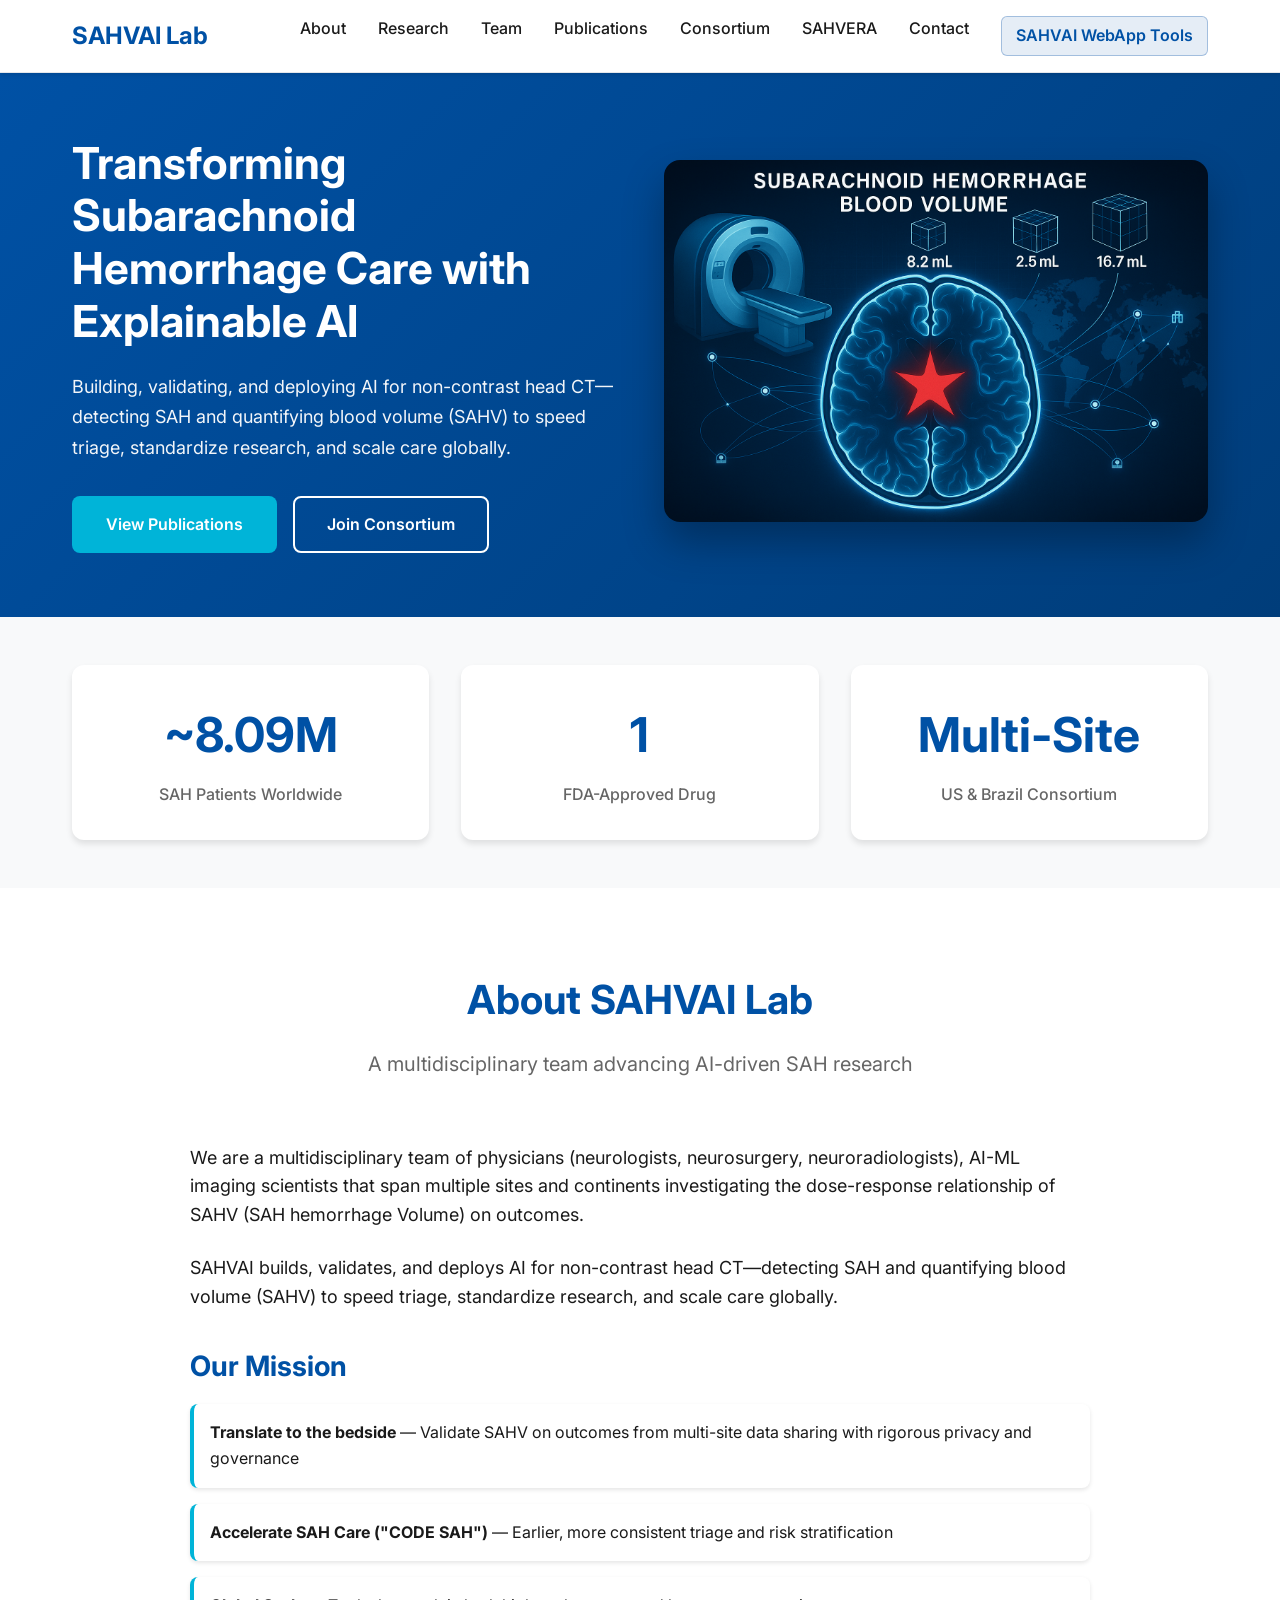
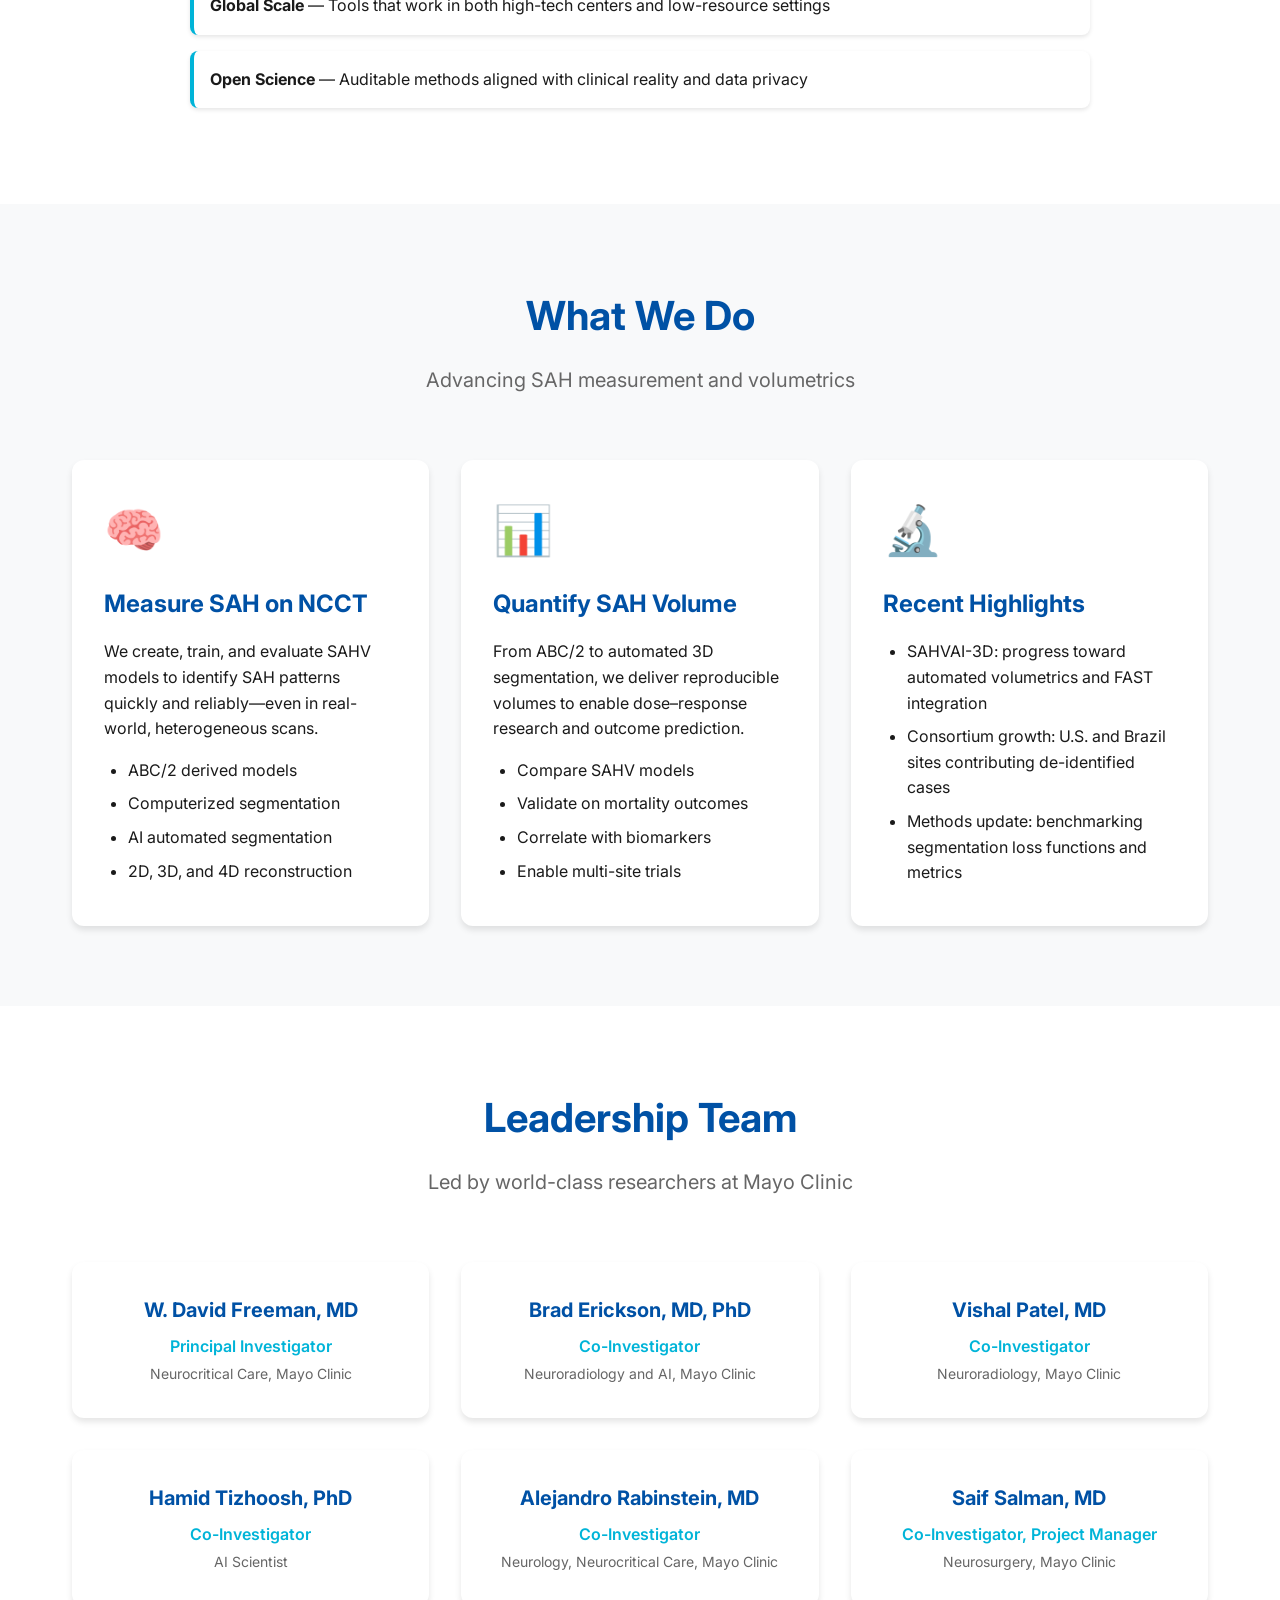
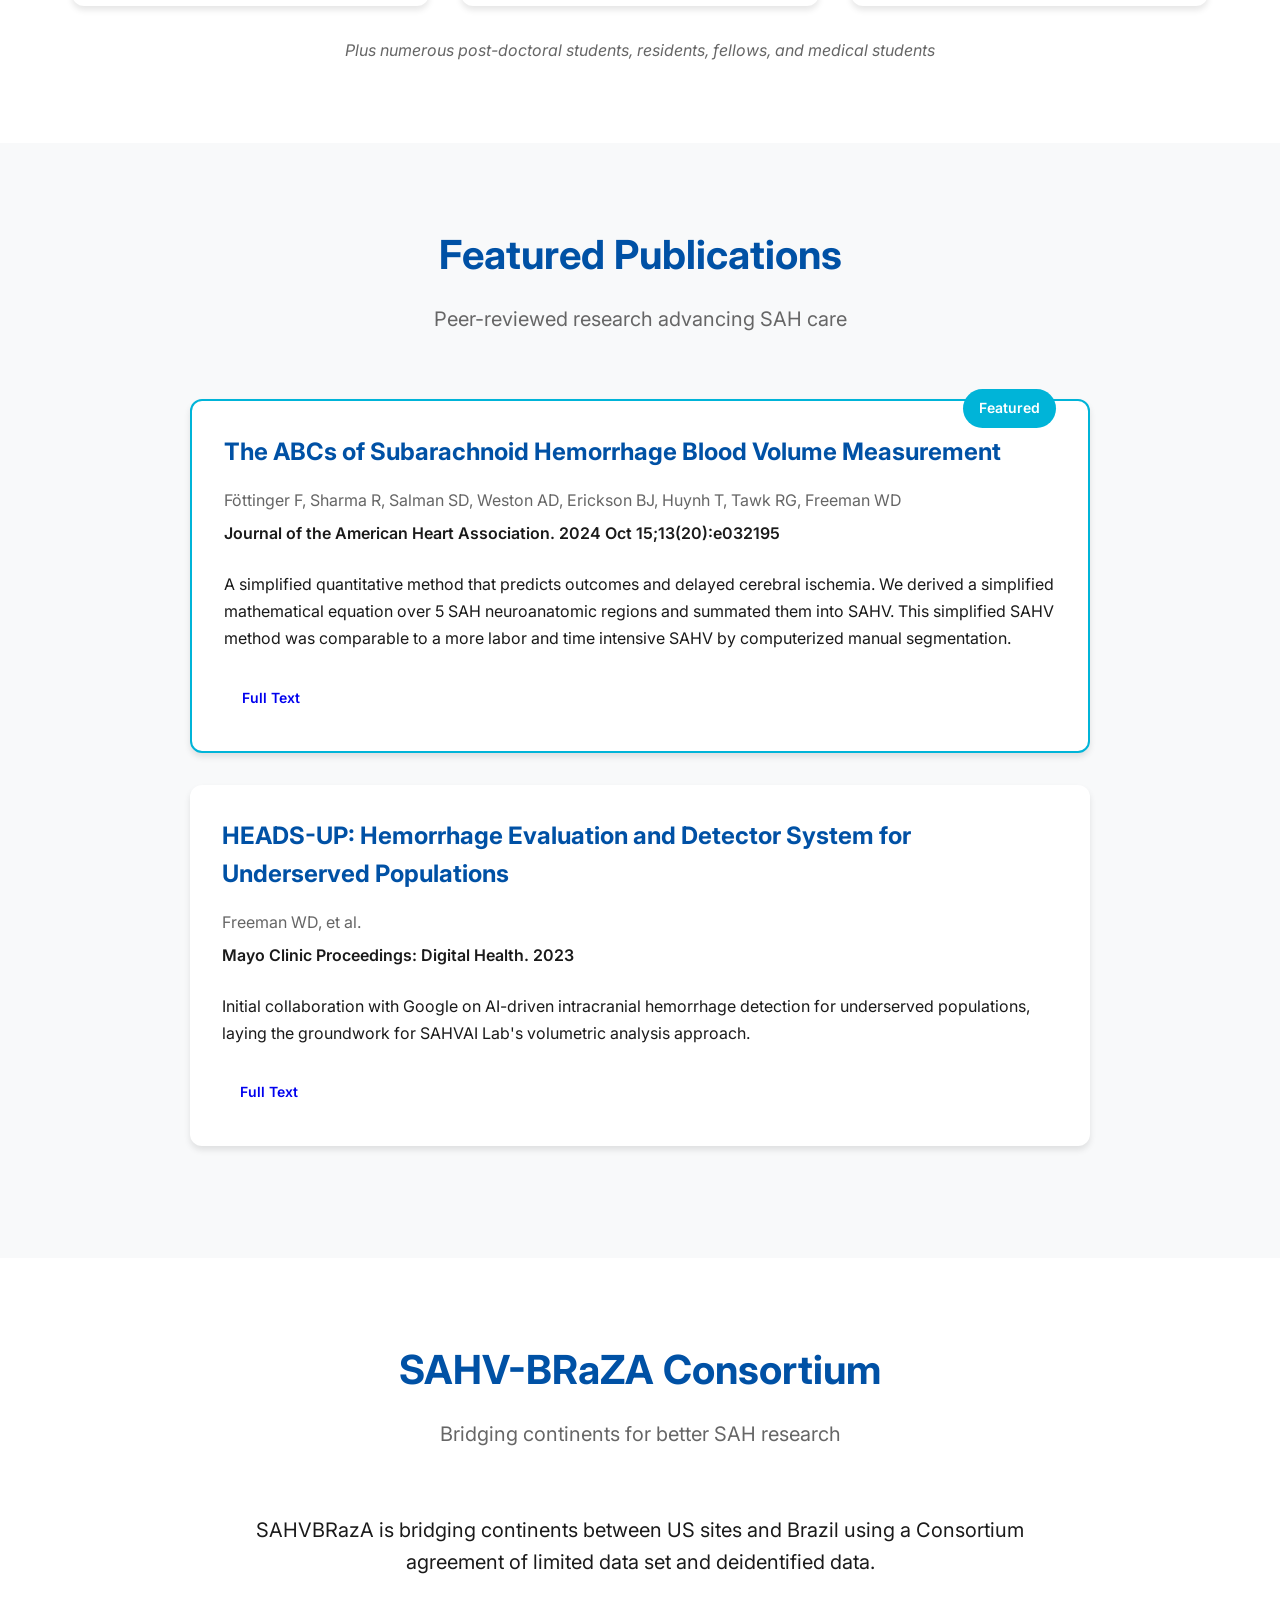
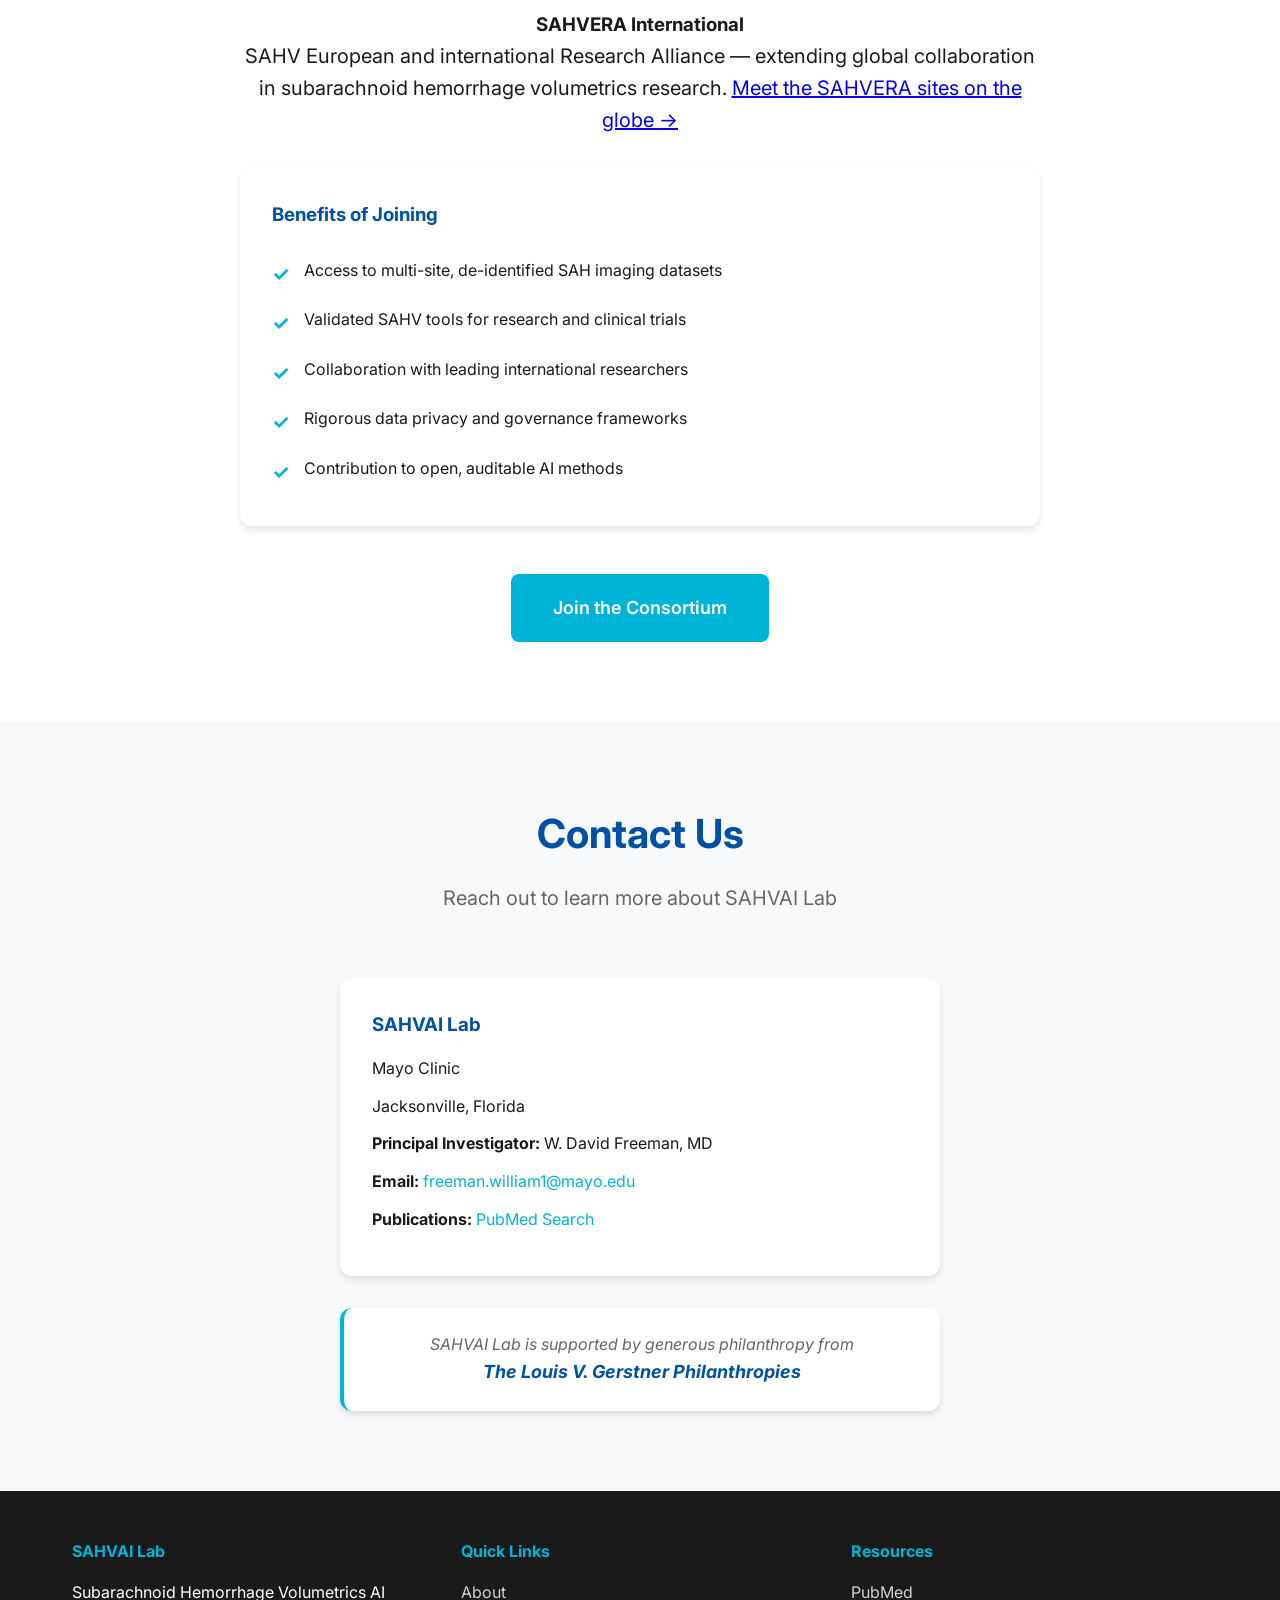
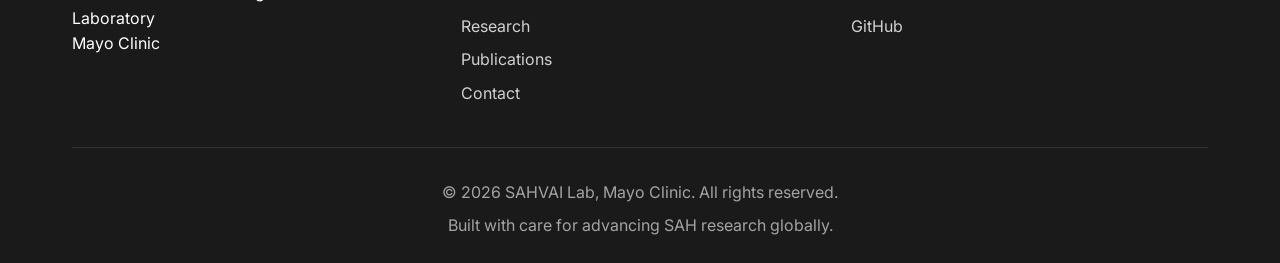
<file: index.html>
<!DOCTYPE html>
<html lang="en">
<head>
    <meta charset="UTF-8">
    <meta name="viewport" content="width=device-width, initial-scale=1.0">
    <meta name="description" content="SAHVAI Lab - Subarachnoid Hemorrhage Volumetrics AI Laboratory at Mayo Clinic. Transforming SAH care with explainable AI.">
    <meta name="keywords" content="SAHVAI, subarachnoid hemorrhage, AI, machine learning, Mayo Clinic, medical imaging, neurology">
    <title>SAHVAI Lab | Mayo Clinic</title>
    <link rel="stylesheet" href="styles.css">
    <link rel="preconnect" href="https://fonts.googleapis.com">
    <link rel="preconnect" href="https://fonts.gstatic.com" crossorigin>
    <link href="https://fonts.googleapis.com/css2?family=Inter:wght@300;400;500;600;700&display=swap" rel="stylesheet">
</head>
<body>
    <!-- Navigation -->
    <nav class="nav">
        <div class="container">
            <div class="nav-content">
                <a href="#" class="logo">SAHVAI Lab</a>
                <div class="nav-links">
                    <a href="#about">About</a>
                    <a href="#research">Research</a>
                    <a href="#team">Team</a>
                    <a href="#publications">Publications</a>
                    <a href="#consortium">Consortium</a>
                    <a href="sahvera.html" class="nav-sahvera">SAHVERA</a>
                    <a href="#contact">Contact</a>
                    <a href="https://sahvai-lab.github.io/SAHVAI-Calculator/" target="_blank" class="nav-tools-link">SAHVAI WebApp Tools</a>
                </div>
                <button class="mobile-menu-btn" id="mobileMenuBtn">
                    <span></span>
                    <span></span>
                    <span></span>
                </button>
            </div>
        </div>
    </nav>

    <!-- Hero Section -->
    <section class="hero">
        <div class="container">
            <div class="hero-grid">
                <div class="hero-content">
                    <h1 class="hero-title">Transforming Subarachnoid Hemorrhage Care with Explainable AI</h1>
                    <p class="hero-subtitle">Building, validating, and deploying AI for non-contrast head CT—detecting SAH and quantifying blood volume (SAHV) to speed triage, standardize research, and scale care globally.</p>
                    <div class="hero-actions">
                        <a href="#publications" class="btn btn-primary">View Publications</a>
                        <a href="#consortium" class="btn btn-secondary">Join Consortium</a>
                    </div>
                </div>
                <div class="hero-image">
                    <img src="images/hero-sahvai.png" alt="SAHV AI - Futuristic brain imaging with global collaboration network">
                </div>
            </div>
        </div>
    </section>

    <!-- Stats Section -->
    <section class="stats">
        <div class="container">
            <div class="stats-grid">
                <div class="stat-card">
                    <div class="stat-number">~8.09M</div>
                    <div class="stat-label">SAH Patients Worldwide</div>
                </div>
                <div class="stat-card">
                    <div class="stat-number">1</div>
                    <div class="stat-label">FDA-Approved Drug</div>
                </div>
                <div class="stat-card">
                    <div class="stat-number">Multi-Site</div>
                    <div class="stat-label">US & Brazil Consortium</div>
                </div>
            </div>
        </div>
    </section>

    <!-- About Section -->
    <section id="about" class="section">
        <div class="container">
            <div class="section-header">
                <h2 class="section-title">About SAHVAI Lab</h2>
                <p class="section-subtitle">A multidisciplinary team advancing AI-driven SAH research</p>
            </div>
            <div class="about-content">
                <div class="about-text">
                    <p>We are a multidisciplinary team of physicians (neurologists, neurosurgery, neuroradiologists), AI-ML imaging scientists that span multiple sites and continents investigating the dose-response relationship of SAHV (SAH hemorrhage Volume) on outcomes.</p>
                    
                    <p>SAHVAI builds, validates, and deploys AI for non-contrast head CT—detecting SAH and quantifying blood volume (SAHV) to speed triage, standardize research, and scale care globally.</p>

                    <h3>Our Mission</h3>
                    <ul class="mission-list">
                        <li><strong>Translate to the bedside</strong> — Validate SAHV on outcomes from multi-site data sharing with rigorous privacy and governance</li>
                        <li><strong>Accelerate SAH Care ("CODE SAH")</strong> — Earlier, more consistent triage and risk stratification</li>
                        <li><strong>Global Scale</strong> — Tools that work in both high-tech centers and low-resource settings</li>
                        <li><strong>Open Science</strong> — Auditable methods aligned with clinical reality and data privacy</li>
                    </ul>
                </div>
            </div>
        </div>
    </section>

    <!-- Research Section -->
    <section id="research" class="section section-alt">
        <div class="container">
            <div class="section-header">
                <h2 class="section-title">What We Do</h2>
                <p class="section-subtitle">Advancing SAH measurement and volumetrics</p>
            </div>
            <div class="research-grid">
                <div class="research-card">
                    <div class="research-icon">🧠</div>
                    <h3>Measure SAH on NCCT</h3>
                    <p>We create, train, and evaluate SAHV models to identify SAH patterns quickly and reliably—even in real-world, heterogeneous scans.</p>
                    <ul>
                        <li>ABC/2 derived models</li>
                        <li>Computerized segmentation</li>
                        <li>AI automated segmentation</li>
                        <li>2D, 3D, and 4D reconstruction</li>
                    </ul>
                </div>
                <div class="research-card">
                    <div class="research-icon">📊</div>
                    <h3>Quantify SAH Volume</h3>
                    <p>From ABC/2 to automated 3D segmentation, we deliver reproducible volumes to enable dose–response research and outcome prediction.</p>
                    <ul>
                        <li>Compare SAHV models</li>
                        <li>Validate on mortality outcomes</li>
                        <li>Correlate with biomarkers</li>
                        <li>Enable multi-site trials</li>
                    </ul>
                </div>
                <div class="research-card">
                    <div class="research-icon">🔬</div>
                    <h3>Recent Highlights</h3>
                    <ul>
                        <li>SAHVAI-3D: progress toward automated volumetrics and FAST integration</li>
                        <li>Consortium growth: U.S. and Brazil sites contributing de-identified cases</li>
                        <li>Methods update: benchmarking segmentation loss functions and metrics</li>
                    </ul>
                </div>
            </div>
        </div>
    </section>

    <!-- Team Section -->
    <section id="team" class="section">
        <div class="container">
            <div class="section-header">
                <h2 class="section-title">Leadership Team</h2>
                <p class="section-subtitle">Led by world-class researchers at Mayo Clinic</p>
            </div>
            <div class="team-grid">
                <div class="team-card">
                    <h3>W. David Freeman, MD</h3>
                    <p class="team-role">Principal Investigator</p>
                    <p class="team-affiliation">Neurocritical Care, Mayo Clinic</p>
                </div>
                <div class="team-card">
                    <h3>Brad Erickson, MD, PhD</h3>
                    <p class="team-role">Co-Investigator</p>
                    <p class="team-affiliation">Neuroradiology and AI, Mayo Clinic</p>
                </div>
                <div class="team-card">
                    <h3>Vishal Patel, MD</h3>
                    <p class="team-role">Co-Investigator</p>
                    <p class="team-affiliation">Neuroradiology, Mayo Clinic</p>
                </div>
                <div class="team-card">
                    <h3>Hamid Tizhoosh, PhD</h3>
                    <p class="team-role">Co-Investigator</p>
                    <p class="team-affiliation">AI Scientist</p>
                </div>
                <div class="team-card">
                    <h3>Alejandro Rabinstein, MD</h3>
                    <p class="team-role">Co-Investigator</p>
                    <p class="team-affiliation">Neurology, Neurocritical Care, Mayo Clinic</p>
                </div>
                <div class="team-card">
                    <h3>Saif Salman, MD</h3>
                    <p class="team-role">Co-Investigator, Project Manager</p>
                    <p class="team-affiliation">Neurosurgery, Mayo Clinic</p>
                </div>
            </div>
            <p class="team-note">Plus numerous post-doctoral students, residents, fellows, and medical students</p>
        </div>
    </section>

    <!-- Publications Section -->
    <section id="publications" class="section section-alt">
        <div class="container">
            <div class="section-header">
                <h2 class="section-title">Featured Publications</h2>
                <p class="section-subtitle">Peer-reviewed research advancing SAH care</p>
            </div>
            <div class="publications">
                <div class="publication-card featured">
                    <div class="publication-badge">Featured</div>
                    <h3>The ABCs of Subarachnoid Hemorrhage Blood Volume Measurement</h3>
                    <p class="publication-authors">Föttinger F, Sharma R, Salman SD, Weston AD, Erickson BJ, Huynh T, Tawk RG, Freeman WD</p>
                    <p class="publication-journal">Journal of the American Heart Association. 2024 Oct 15;13(20):e032195</p>
                    <p class="publication-abstract">A simplified quantitative method that predicts outcomes and delayed cerebral ischemia. We derived a simplified mathematical equation over 5 SAH neuroanatomic regions and summated them into SAHV. This simplified SAHV method was comparable to a more labor and time intensive SAHV by computerized manual segmentation.</p>
                    <div class="publication-links">
                        <a href="https://www.ahajournals.org/doi/10.1161/JAHA.123.032195" target="_blank" class="btn btn-sm">Full Text</a>
                        <a href="https://pubmed.ncbi.nlm.nih.gov/39392139/" target="_blank" class="btn btn-sm btn-secondary">PubMed</a>
                    </div>
                </div>

                <div class="publication-card">
                    <h3>HEADS-UP: Hemorrhage Evaluation and Detector System for Underserved Populations</h3>
                    <p class="publication-authors">Freeman WD, et al.</p>
                    <p class="publication-journal">Mayo Clinic Proceedings: Digital Health. 2023</p>
                    <p class="publication-abstract">Initial collaboration with Google on AI-driven intracranial hemorrhage detection for underserved populations, laying the groundwork for SAHVAI Lab's volumetric analysis approach.</p>
                    <div class="publication-links">
                        <a href="https://www.mcpdigitalhealth.org/article/S2949-7612(23)00077-9/fulltext" target="_blank" class="btn btn-sm">Full Text</a>
                    </div>
                </div>
            </div>
        </div>
    </section>

    <!-- Consortium Section -->
    <section id="consortium" class="section">
        <div class="container">
            <div class="section-header">
                <h2 class="section-title">SAHV-BRaZA Consortium</h2>
                <p class="section-subtitle">Bridging continents for better SAH research</p>
            </div>
            <div class="consortium-content">
                <p>SAHVBRazA is bridging continents between US sites and Brazil using a Consortium agreement of limited data set and deidentified data.</p>
                
                <h3>SAHVERA International</h3>
                <p>SAHV European and international Research Alliance — extending global collaboration in subarachnoid hemorrhage volumetrics research. <a href="sahvera.html">Meet the SAHVERA sites on the globe →</a></p>
                
                <div class="consortium-benefits">
                    <h3>Benefits of Joining</h3>
                    <ul>
                        <li>Access to multi-site, de-identified SAH imaging datasets</li>
                        <li>Validated SAHV tools for research and clinical trials</li>
                        <li>Collaboration with leading international researchers</li>
                        <li>Rigorous data privacy and governance frameworks</li>
                        <li>Contribution to open, auditable AI methods</li>
                    </ul>
                </div>

                <div class="consortium-cta">
                    <a href="#contact" class="btn btn-primary btn-large">Join the Consortium</a>
                </div>
            </div>
        </div>
    </section>

    <!-- Contact Section -->
    <section id="contact" class="section section-alt">
        <div class="container">
            <div class="section-header">
                <h2 class="section-title">Contact Us</h2>
                <p class="section-subtitle">Reach out to learn more about SAHVAI Lab</p>
            </div>
            <div class="contact-content">
                <div class="contact-info">
                    <h3>SAHVAI Lab</h3>
                    <p>Mayo Clinic</p>
                    <p>Jacksonville, Florida</p>
                    <p><strong>Principal Investigator:</strong> W. David Freeman, MD</p>
                    <p><strong>Email:</strong> <a href="mailto:freeman.william1@mayo.edu">freeman.william1@mayo.edu</a></p>
                    <p><strong>Publications:</strong> <a href="https://pubmed.ncbi.nlm.nih.gov/?term=Freeman+WD&sort=date" target="_blank">PubMed Search</a></p>
                </div>
                <div class="philanthropy-note">
                    <p><em>SAHVAI Lab is supported by generous philanthropy from<br><strong>The Louis V. Gerstner Philanthropies</strong></em></p>
                </div>
            </div>
        </div>
    </section>

    <!-- Footer -->
    <footer class="footer">
        <div class="container">
            <div class="footer-content">
                <div class="footer-section">
                    <h4>SAHVAI Lab</h4>
                    <p>Subarachnoid Hemorrhage Volumetrics AI Laboratory</p>
                    <p>Mayo Clinic</p>
                </div>
                <div class="footer-section">
                    <h4>Quick Links</h4>
                    <a href="#about">About</a>
                    <a href="#research">Research</a>
                    <a href="#publications">Publications</a>
                    <a href="#contact">Contact</a>
                </div>
                <div class="footer-section">
                    <h4>Resources</h4>
                    <a href="https://pubmed.ncbi.nlm.nih.gov/?term=Freeman+WD&sort=date" target="_blank">PubMed</a>
                    <a href="https://github.com/freemanwd/sahvai" target="_blank">GitHub</a>
                </div>
            </div>
            <div class="footer-bottom">
                <p>&copy; 2026 SAHVAI Lab, Mayo Clinic. All rights reserved.</p>
                <p>Built with care for advancing SAH research globally.</p>
            </div>
        </div>
    </footer>

    <script src="script.js"></script>
</body>
</html>
</file>
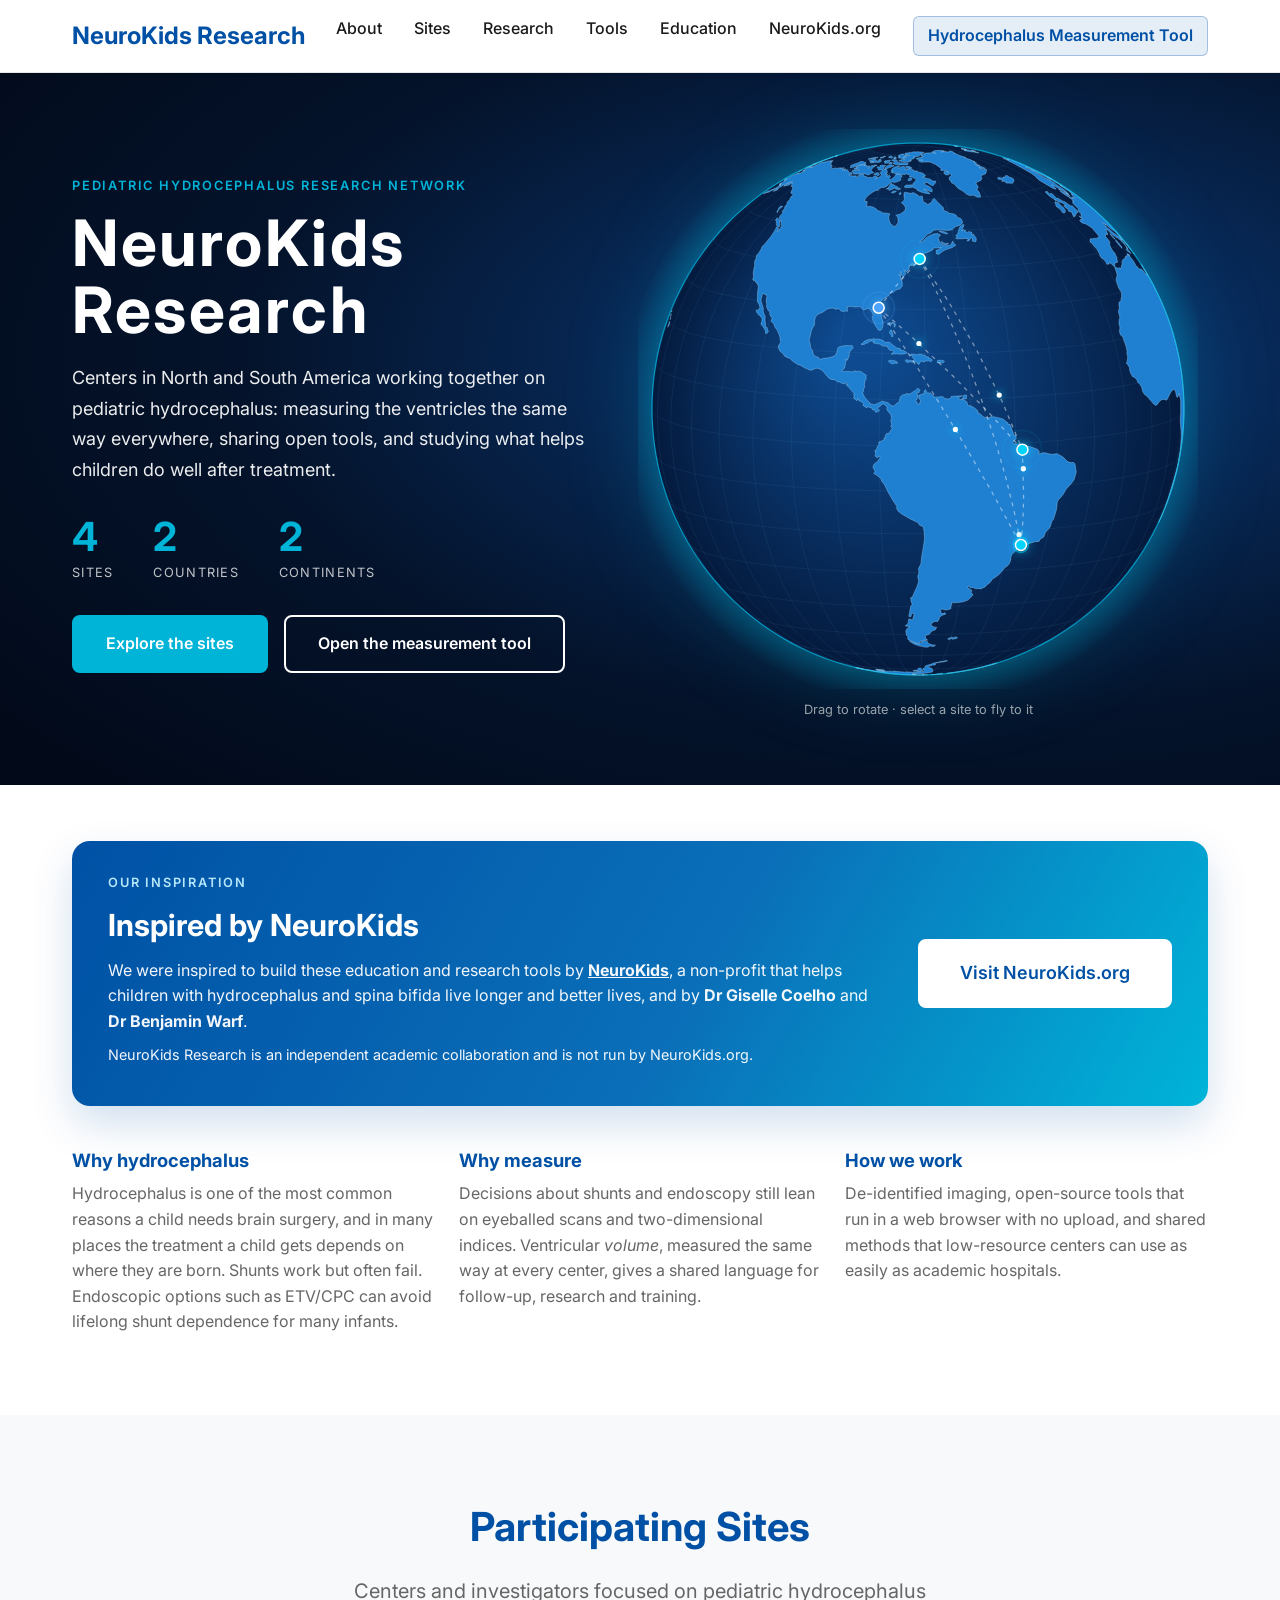
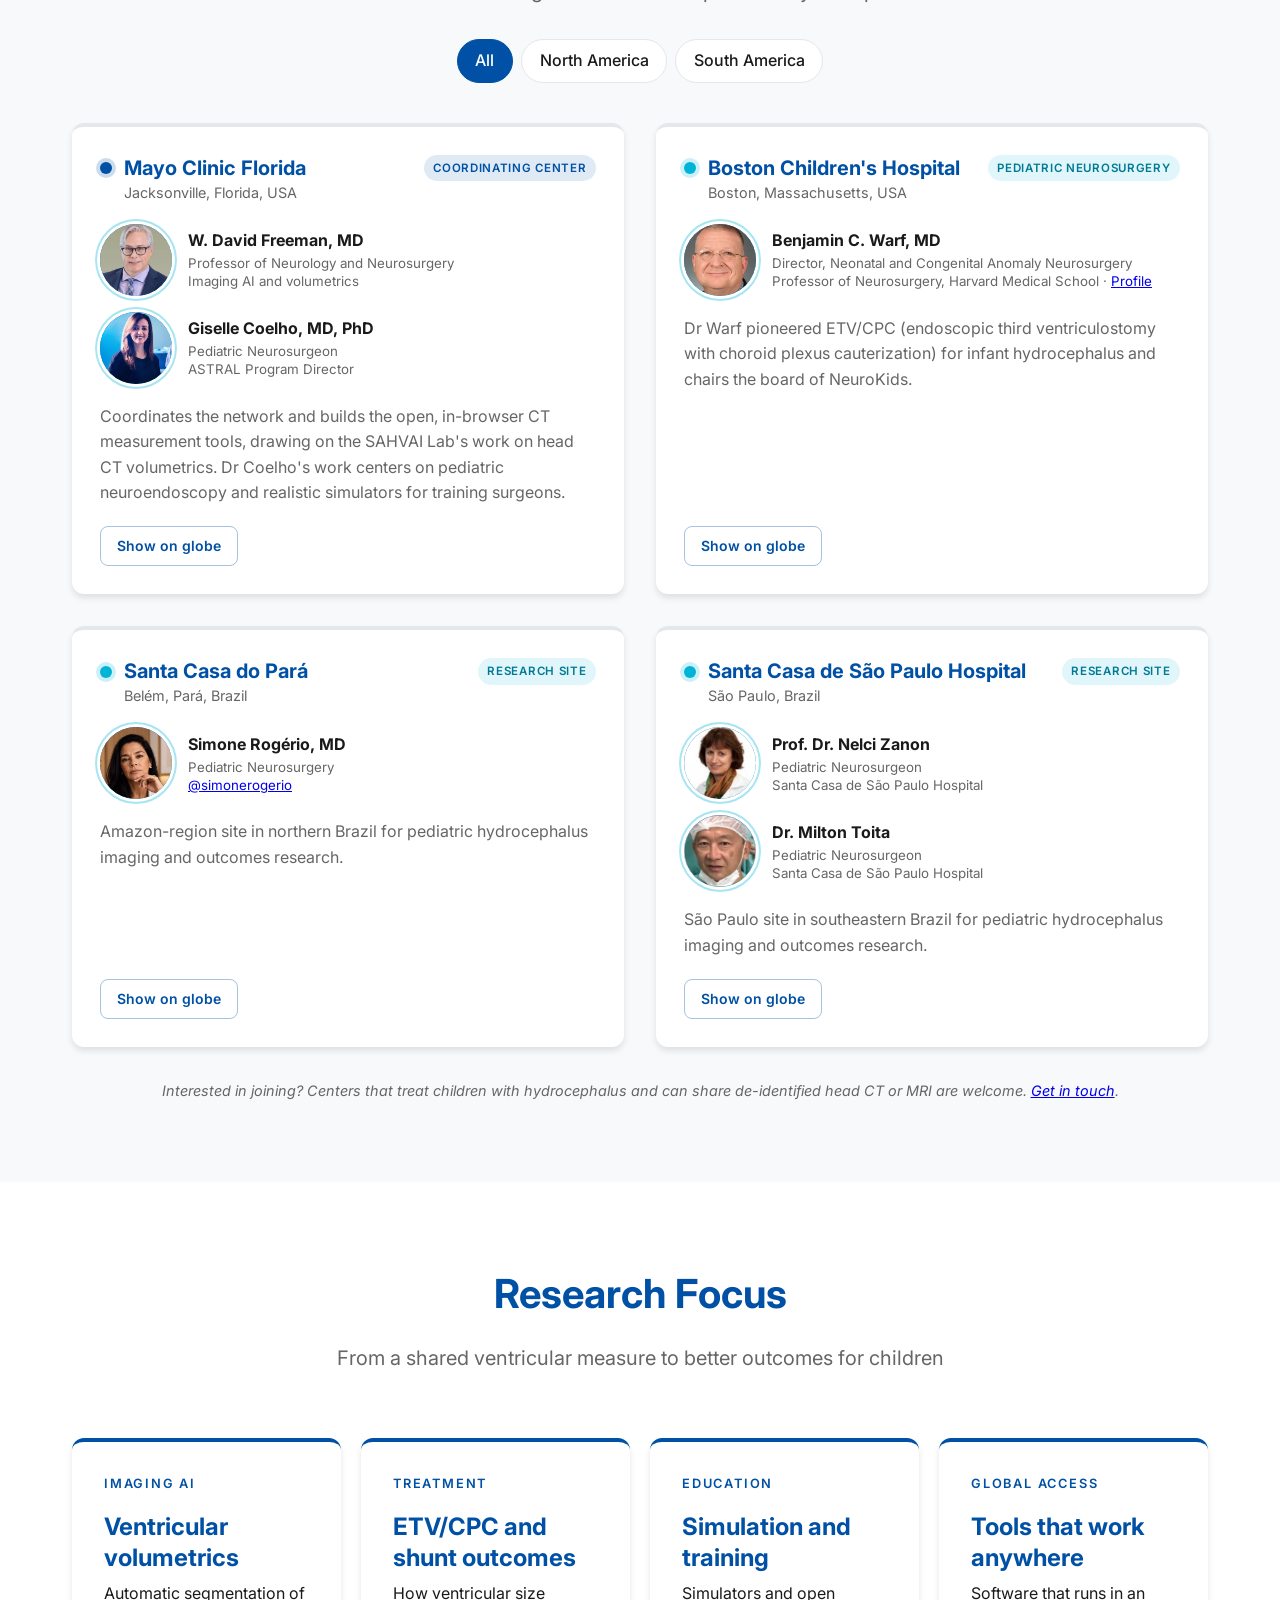
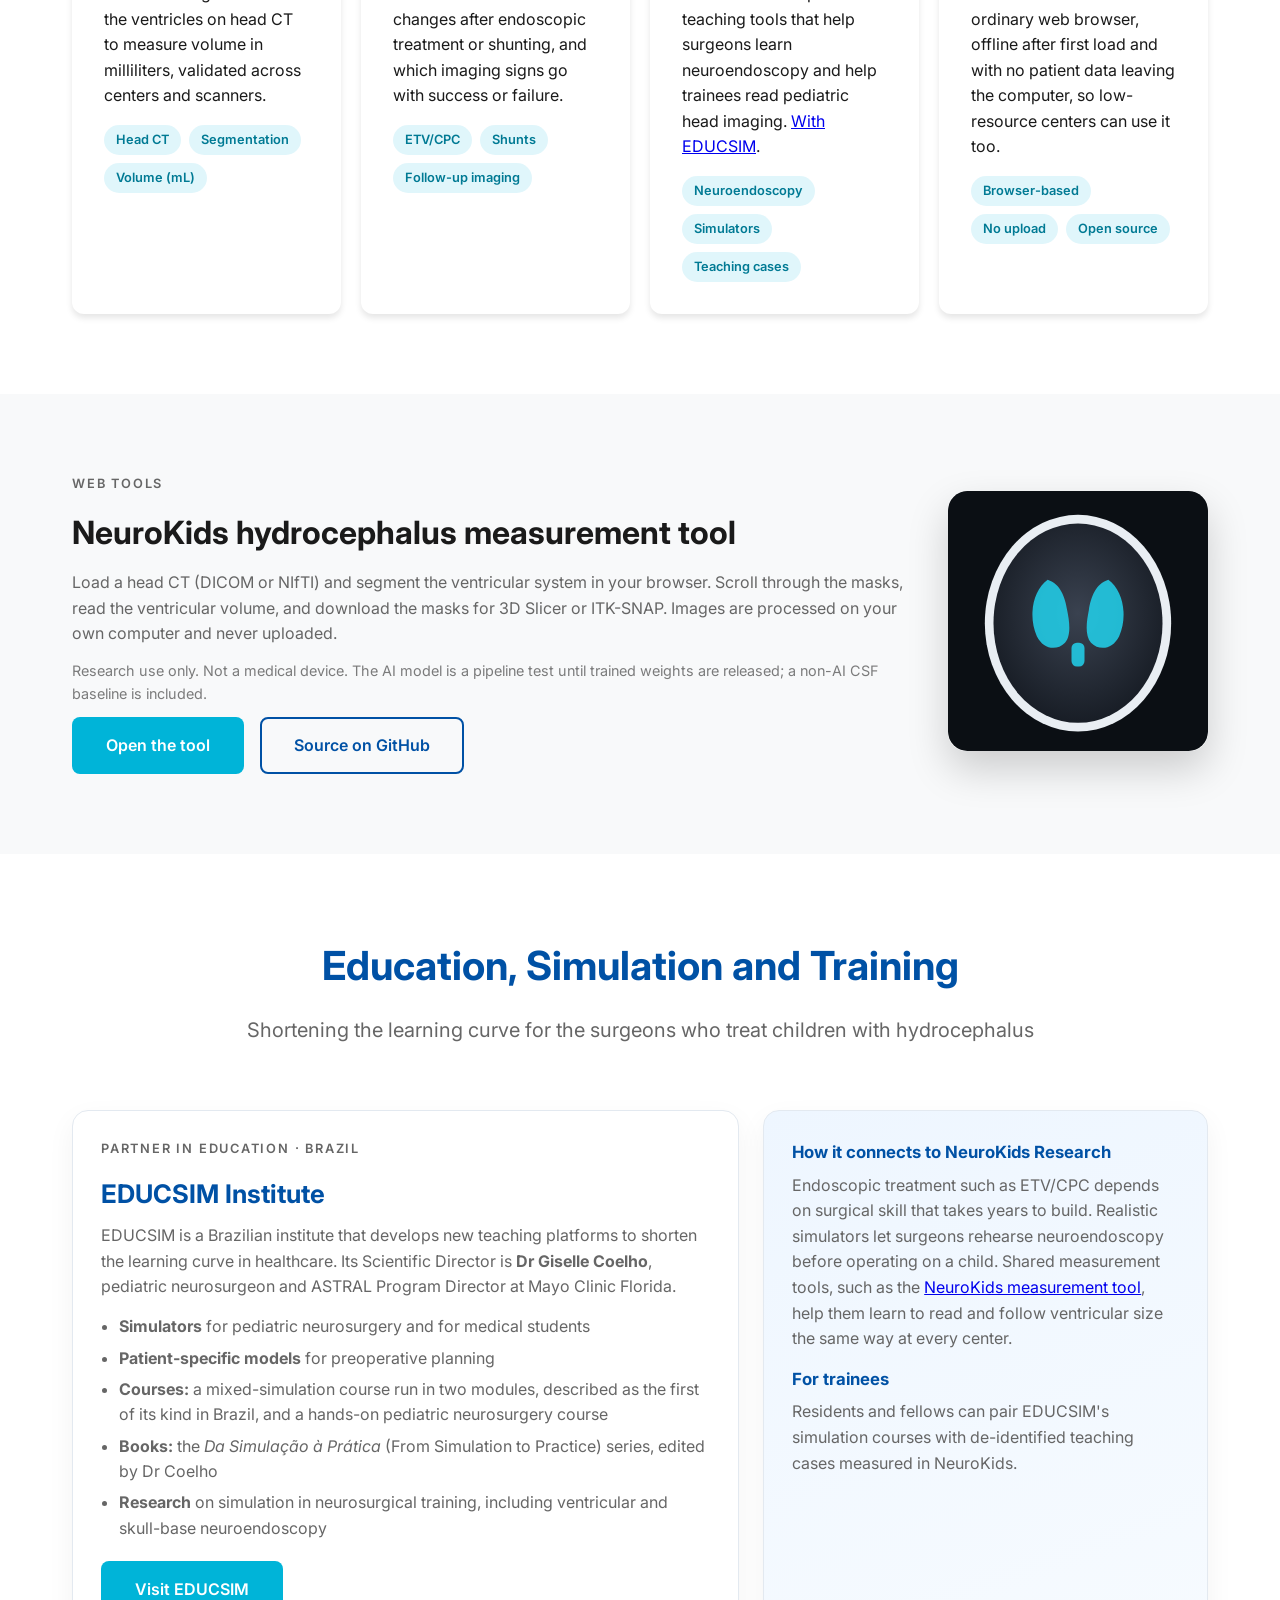
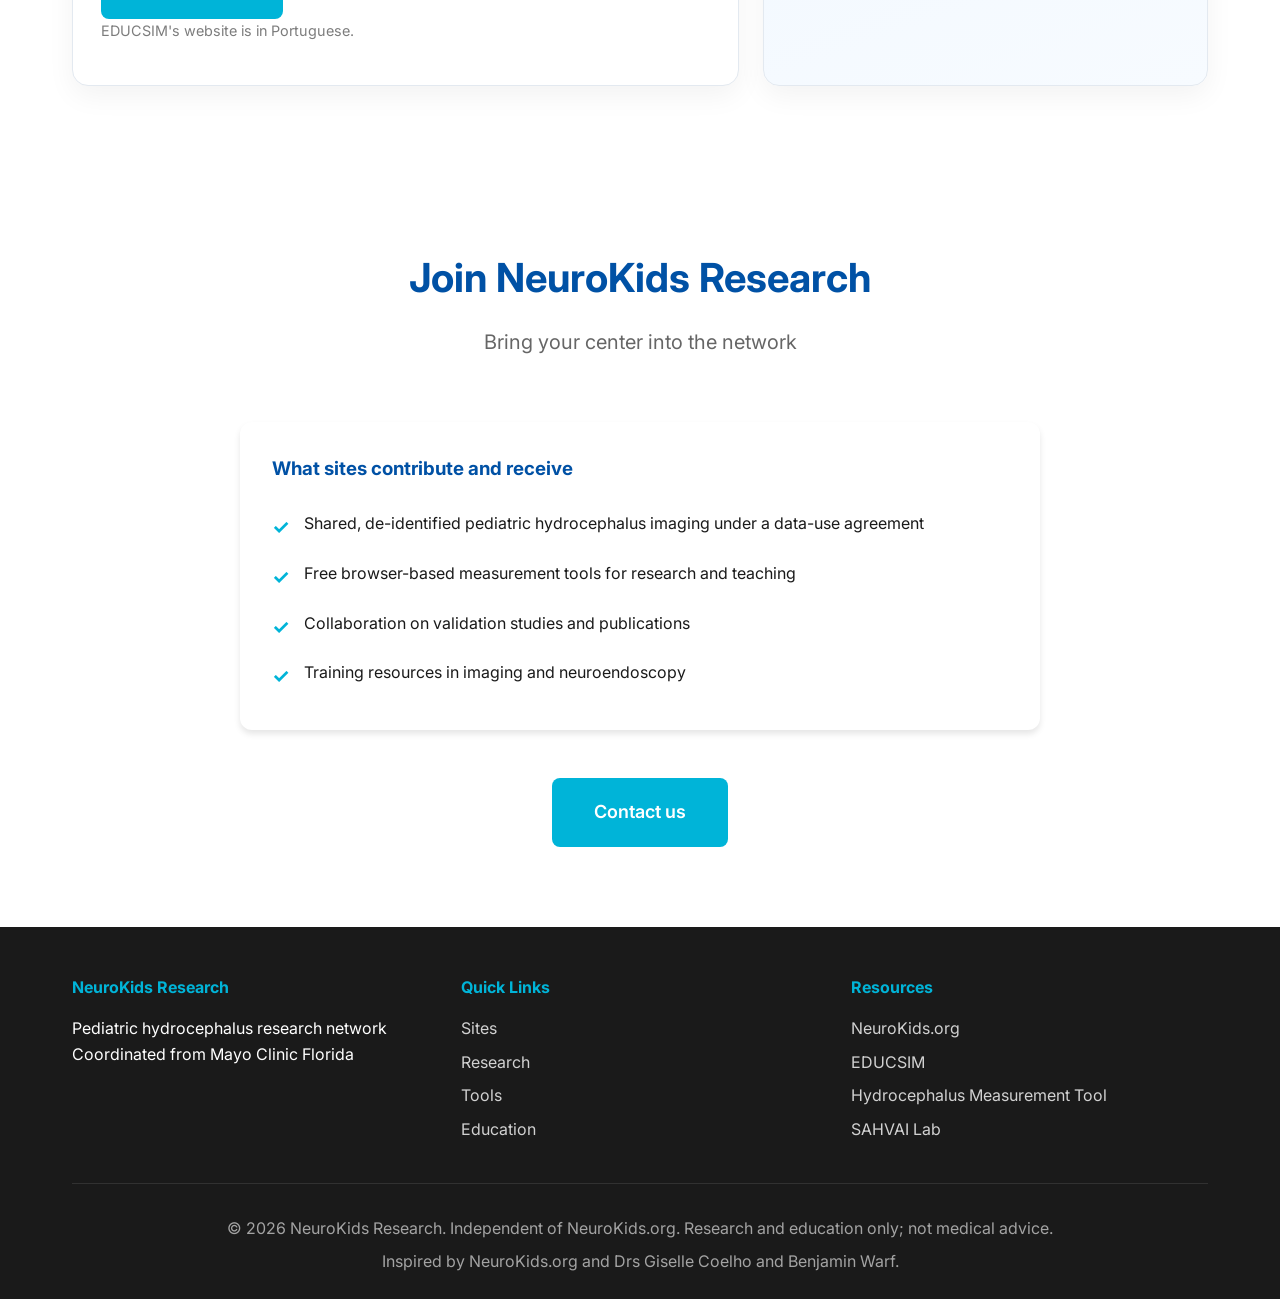
<file: neurokids-research/index.html>
<!DOCTYPE html>
<html lang="en">
<head>
    <meta charset="UTF-8">
    <meta name="viewport" content="width=device-width, initial-scale=1.0">
    <meta name="description" content="NeuroKids Research: a network of centers advancing pediatric hydrocephalus research, imaging AI and open measurement tools.">
    <title>NeuroKids Research | Pediatric Hydrocephalus</title>
    <link rel="icon" href="data:image/svg+xml,%3Csvg xmlns='http://www.w3.org/2000/svg' viewBox='0 0 32 32'%3E%3Ccircle cx='16' cy='16' r='14' fill='%230051A5'/%3E%3Cpath d='M10 19c0-4 3-7 6-7s6 3 6 7' stroke='%2300D4FF' stroke-width='3' fill='none' stroke-linecap='round'/%3E%3C/svg%3E">
    <link rel="stylesheet" href="styles.css">
    <link rel="stylesheet" href="sahvera.css">
    <link rel="stylesheet" href="nk.css">
    <link rel="preconnect" href="https://fonts.googleapis.com">
    <link rel="preconnect" href="https://fonts.gstatic.com" crossorigin>
    <link href="https://fonts.googleapis.com/css2?family=Inter:wght@300;400;500;600;700&display=swap" rel="stylesheet">
</head>
<body>
    <nav class="nav">
        <div class="container">
            <div class="nav-content">
                <a href="#" class="logo">NeuroKids Research</a>
                <div class="nav-links">
                    <a href="#about">About</a>
                    <a href="#sites">Sites</a>
                    <a href="#research">Research</a>
                    <a href="#tools">Tools</a>
                    <a href="#education">Education</a>
                    <a href="https://neurokids.org/" target="_blank" rel="noopener">NeuroKids.org</a>
                    <a href="../neurokids/" target="_blank" rel="noopener" class="nav-tools-link">Hydrocephalus Measurement Tool</a>
                </div>
                <button class="mobile-menu-btn" id="mobileMenuBtn" aria-label="Toggle menu">
                    <span></span>
                    <span></span>
                    <span></span>
                </button>
            </div>
        </div>
    </nav>

    <!-- Globe hero -->
    <section class="sv-hero">
        <div class="container">
            <div class="sv-hero-grid">
                <div class="sv-hero-text">
                    <p class="sv-eyebrow">Pediatric hydrocephalus research network</p>
                    <h1>NeuroKids Research</h1>
                    <p class="sv-lead">Centers in North and South America working together on pediatric hydrocephalus: measuring the ventricles the same way everywhere, sharing open tools, and studying what helps children do well after treatment.</p>
                    <div class="sv-counters">
                        <div><span>4</span><small>Sites</small></div>
                        <div><span>2</span><small>Countries</small></div>
                        <div><span>2</span><small>Continents</small></div>
                    </div>
                    <div class="hero-actions">
                        <a href="#sites" class="btn btn-primary">Explore the sites</a>
                        <a href="../neurokids/" target="_blank" rel="noopener" class="btn btn-secondary">Open the measurement tool</a>
                    </div>
                </div>
                <div class="sv-globe-wrap">
                    <canvas id="globe" aria-label="Interactive globe showing NeuroKids Research sites. Drag to rotate." role="img"></canvas>
                    <div class="sv-globe-label" id="globeLabel" aria-live="polite"></div>
                    <p class="sv-globe-hint">Drag to rotate · select a site to fly to it</p>
                </div>
            </div>
        </div>
    </section>

    <!-- Inspiration -->
    <section id="about" class="section nk-inspired">
        <div class="container">
            <div class="nk-inspired-card">
                <div>
                    <p class="sv-eyebrow sv-eyebrow-dark">Our inspiration</p>
                    <h2>Inspired by NeuroKids</h2>
                    <p>We were inspired to build these education and research tools by <a href="https://neurokids.org/" target="_blank" rel="noopener"><strong>NeuroKids</strong></a>, a non-profit that helps children with hydrocephalus and spina bifida live longer and better lives, and by <strong>Dr Giselle Coelho</strong> and <strong>Dr Benjamin Warf</strong>.</p>
                    <p class="nk-small">NeuroKids Research is an independent academic collaboration and is not run by NeuroKids.org.</p>
                </div>
                <a href="https://neurokids.org/" target="_blank" rel="noopener" class="btn btn-primary btn-large">Visit NeuroKids.org</a>
            </div>
            <div class="nk-about-grid">
                <div>
                    <h3>Why hydrocephalus</h3>
                    <p>Hydrocephalus is one of the most common reasons a child needs brain surgery, and in many places the treatment a child gets depends on where they are born. Shunts work but often fail. Endoscopic options such as ETV/CPC can avoid lifelong shunt dependence for many infants.</p>
                </div>
                <div>
                    <h3>Why measure</h3>
                    <p>Decisions about shunts and endoscopy still lean on eyeballed scans and two-dimensional indices. Ventricular <em>volume</em>, measured the same way at every center, gives a shared language for follow-up, research and training.</p>
                </div>
                <div>
                    <h3>How we work</h3>
                    <p>De-identified imaging, open-source tools that run in a web browser with no upload, and shared methods that low-resource centers can use as easily as academic hospitals.</p>
                </div>
            </div>
        </div>
    </section>

    <!-- Sites -->
    <section id="sites" class="section section-alt">
        <div class="container">
            <div class="section-header">
                <h2 class="section-title">Participating Sites</h2>
                <p class="section-subtitle">Centers and investigators focused on pediatric hydrocephalus</p>
            </div>
            <div class="sv-site-tabs" id="siteTabs" role="tablist" aria-label="Filter sites">
                <button class="sv-chip active" data-filter="all" role="tab" aria-selected="true">All</button>
                <button class="sv-chip" data-filter="na" role="tab" aria-selected="false">North America</button>
                <button class="sv-chip" data-filter="sa" role="tab" aria-selected="false">South America</button>
            </div>

            <div class="sv-site-grid" id="siteGrid">

                <article class="sv-site" data-region="na" data-site="jacksonville">
                    <div class="sv-site-head">
                        <span class="sv-dot sv-dot-hub"></span>
                        <div>
                            <h3>Mayo Clinic Florida</h3>
                            <p class="sv-place">Jacksonville, Florida, USA</p>
                        </div>
                        <span class="sv-tag sv-tag-hub">Coordinating center</span>
                    </div>
                    <div class="sv-people">
                        <div class="sv-person">
                            <div class="sv-avatar"><span>WF</span><img src="assets/freeman.jpg" alt="Dr W. David Freeman" onerror="this.remove()"></div>
                            <div>
                                <strong>W. David Freeman, MD</strong>
                                <small>Professor of Neurology and Neurosurgery<br>Imaging AI and volumetrics</small>
                            </div>
                        </div>
                        <div class="sv-person">
                            <div class="sv-avatar"><span>GC</span><img src="assets/coelho.jpg" alt="Dr Giselle Coelho" onerror="this.remove()"></div>
                            <div>
                                <strong>Giselle Coelho, MD, PhD</strong>
                                <small>Pediatric Neurosurgeon<br>ASTRAL Program Director</small>
                            </div>
                        </div>
                    </div>
                    <p class="sv-note">Coordinates the network and builds the open, in-browser CT measurement tools, drawing on the SAHVAI Lab's work on head CT volumetrics. Dr Coelho's work centers on pediatric neuroendoscopy and realistic simulators for training surgeons.</p>
                    <button class="sv-fly" data-fly="jacksonville">Show on globe</button>
                </article>

                <article class="sv-site" data-region="na" data-site="boston">
                    <div class="sv-site-head">
                        <span class="sv-dot"></span>
                        <div>
                            <h3>Boston Children's Hospital</h3>
                            <p class="sv-place">Boston, Massachusetts, USA</p>
                        </div>
                        <span class="sv-tag">Pediatric neurosurgery</span>
                    </div>
                    <div class="sv-people">
                        <div class="sv-person">
                            <div class="sv-avatar"><span>BW</span><img src="assets/benjamin-warf.jpg" alt="Dr Benjamin C. Warf" onerror="this.remove()"></div>
                            <div>
                                <strong>Benjamin C. Warf, MD</strong>
                                <small>Director, Neonatal and Congenital Anomaly Neurosurgery<br>Professor of Neurosurgery, Harvard Medical School · <a href="https://www.childrenshospital.org/providers/benjamin-c-warf" target="_blank" rel="noopener">Profile</a></small>
                            </div>
                        </div>
                    </div>
                    <p class="sv-note">Dr Warf pioneered ETV/CPC (endoscopic third ventriculostomy with choroid plexus cauterization) for infant hydrocephalus and chairs the board of NeuroKids.</p>
                    <button class="sv-fly" data-fly="boston">Show on globe</button>
                </article>

                <article class="sv-site" data-region="sa" data-site="brazil">
                    <div class="sv-site-head">
                        <span class="sv-dot"></span>
                        <div>
                            <h3>Santa Casa do Pará</h3>
                            <p class="sv-place">Belém, Pará, Brazil</p>
                        </div>
                        <span class="sv-tag">Research site</span>
                    </div>
                    <div class="sv-people">
                        <div class="sv-person">
                            <div class="sv-avatar"><span>SR</span><img src="assets/simone-rogerio.jpg" alt="Dr Simone Rogério" onerror="this.remove()"></div>
                            <div>
                                <strong>Simone Rogério, MD</strong>
                                <small>Pediatric Neurosurgery<br><a href="https://www.instagram.com/simonerogerio" target="_blank" rel="noopener">@simonerogerio</a></small>
                            </div>
                        </div>
                    </div>
                    <p class="sv-note">Amazon-region site in northern Brazil for pediatric hydrocephalus imaging and outcomes research.</p>
                    <button class="sv-fly" data-fly="brazil">Show on globe</button>
                </article>

                <article class="sv-site" data-region="sa" data-site="saopaulo">
                    <div class="sv-site-head">
                        <span class="sv-dot"></span>
                        <div>
                            <h3>Santa Casa de São Paulo Hospital</h3>
                            <p class="sv-place">São Paulo, Brazil</p>
                        </div>
                        <span class="sv-tag">Research site</span>
                    </div>
                    <div class="sv-people">
                        <div class="sv-person">
                            <div class="sv-avatar"><span>NZ</span><img src="assets/nelci-zanon.png" alt="Prof. Dr. Nelci Zanon" onerror="this.remove()"></div>
                            <div>
                                <strong>Prof. Dr. Nelci Zanon</strong>
                                <small>Pediatric Neurosurgeon<br>Santa Casa de São Paulo Hospital</small>
                            </div>
                        </div>
                        <div class="sv-person">
                            <div class="sv-avatar"><span>MT</span><img src="assets/milton-toita.png" alt="Dr. Milton Toita" onerror="this.remove()"></div>
                            <div>
                                <strong>Dr. Milton Toita</strong>
                                <small>Pediatric Neurosurgeon<br>Santa Casa de São Paulo Hospital</small>
                            </div>
                        </div>
                    </div>
                    <p class="sv-note">São Paulo site in southeastern Brazil for pediatric hydrocephalus imaging and outcomes research.</p>
                    <button class="sv-fly" data-fly="saopaulo">Show on globe</button>
                </article>

            </div>
            <p class="sv-footnote">Interested in joining? Centers that treat children with hydrocephalus and can share de-identified head CT or MRI are welcome. <a href="#contact">Get in touch</a>.</p>
        </div>
    </section>

    <!-- Research -->
    <section id="research" class="section">
        <div class="container">
            <div class="section-header">
                <h2 class="section-title">Research Focus</h2>
                <p class="section-subtitle">From a shared ventricular measure to better outcomes for children</p>
            </div>
            <div class="nk-research-grid">
                <article class="sv-future-card">
                    <p class="sv-eyebrow sv-eyebrow-dark">Imaging AI</p>
                    <h3>Ventricular volumetrics</h3>
                    <p>Automatic segmentation of the ventricles on head CT to measure volume in milliliters, validated across centers and scanners.</p>
                    <ul class="sv-chips"><li>Head CT</li><li>Segmentation</li><li>Volume (mL)</li></ul>
                </article>
                <article class="sv-future-card">
                    <p class="sv-eyebrow sv-eyebrow-dark">Treatment</p>
                    <h3>ETV/CPC and shunt outcomes</h3>
                    <p>How ventricular size changes after endoscopic treatment or shunting, and which imaging signs go with success or failure.</p>
                    <ul class="sv-chips"><li>ETV/CPC</li><li>Shunts</li><li>Follow-up imaging</li></ul>
                </article>
                <article class="sv-future-card">
                    <p class="sv-eyebrow sv-eyebrow-dark">Education</p>
                    <h3>Simulation and training</h3>
                    <p>Simulators and open teaching tools that help surgeons learn neuroendoscopy and help trainees read pediatric head imaging. <a href="#education">With EDUCSIM</a>.</p>
                    <ul class="sv-chips"><li>Neuroendoscopy</li><li>Simulators</li><li>Teaching cases</li></ul>
                </article>
                <article class="sv-future-card">
                    <p class="sv-eyebrow sv-eyebrow-dark">Global access</p>
                    <h3>Tools that work anywhere</h3>
                    <p>Software that runs in an ordinary web browser, offline after first load and with no patient data leaving the computer, so low-resource centers can use it too.</p>
                    <ul class="sv-chips"><li>Browser-based</li><li>No upload</li><li>Open source</li></ul>
                </article>
            </div>
        </div>
    </section>

    <!-- Tools -->
    <section id="tools" class="section section-alt">
        <div class="container">
            <div class="nk-tool">
                <div>
                    <p class="sv-eyebrow sv-eyebrow-dark">Web tools</p>
                    <h2>NeuroKids hydrocephalus measurement tool</h2>
                    <p>Load a head CT (DICOM or NIfTI) and segment the ventricular system in your browser. Scroll through the masks, read the ventricular volume, and download the masks for 3D Slicer or ITK-SNAP. Images are processed on your own computer and never uploaded.</p>
                    <p class="nk-small">Research use only. Not a medical device. The AI model is a pipeline test until trained weights are released; a non-AI CSF baseline is included.</p>
                    <div class="hero-actions">
                        <a href="../neurokids/" target="_blank" rel="noopener" class="btn btn-primary">Open the tool</a>
                        <a href="https://github.com/freemanwd/sahvai/tree/main/neurokids" target="_blank" rel="noopener" class="btn nk-outline">Source on GitHub</a>
                    </div>
                </div>
                <div class="nk-tool-art" aria-hidden="true">
                    <svg viewBox="0 0 240 240" xmlns="http://www.w3.org/2000/svg">
                        <defs><radialGradient id="sk" cx="50%" cy="45%" r="60%"><stop offset="0" stop-color="#3a4250"/><stop offset="1" stop-color="#151a22"/></radialGradient></defs>
                        <rect width="240" height="240" rx="18" fill="#0b0f14"/>
                        <ellipse cx="120" cy="122" rx="86" ry="100" fill="#e9eef3"/>
                        <ellipse cx="120" cy="122" rx="78" ry="92" fill="url(#sk)"/>
                        <path d="M92 82c-14 10-18 34-10 52 6 12 18 14 26 6 6-7 4-20 2-30-2-12-6-24-18-28zM148 82c14 10 18 34 10 52-6 12-18 14-26 6-6-7-4-20-2-30 2-12 6-24 18-28z" fill="#22d3ee" opacity=".85"/>
                        <rect x="114" y="140" width="12" height="22" rx="5" fill="#22d3ee" opacity=".85"/>
                    </svg>
                </div>
            </div>
        </div>
    </section>

    <!-- Education, simulation and training -->
    <section id="education" class="section">
        <div class="container">
            <div class="section-header">
                <h2 class="section-title">Education, Simulation and Training</h2>
                <p class="section-subtitle">Shortening the learning curve for the surgeons who treat children with hydrocephalus</p>
            </div>
            <div class="nk-edu">
                <div class="nk-edu-main">
                    <p class="sv-eyebrow sv-eyebrow-dark">Partner in education · Brazil</p>
                    <h3>EDUCSIM Institute</h3>
                    <p>EDUCSIM is a Brazilian institute that develops new teaching platforms to shorten the learning curve in healthcare. Its Scientific Director is <strong>Dr Giselle Coelho</strong>, pediatric neurosurgeon and ASTRAL Program Director at Mayo Clinic Florida.</p>
                    <ul class="nk-edu-list">
                        <li><strong>Simulators</strong> for pediatric neurosurgery and for medical students</li>
                        <li><strong>Patient-specific models</strong> for preoperative planning</li>
                        <li><strong>Courses:</strong> a mixed-simulation course run in two modules, described as the first of its kind in Brazil, and a hands-on pediatric neurosurgery course</li>
                        <li><strong>Books:</strong> the <em>Da Simulação à Prática</em> (From Simulation to Practice) series, edited by Dr Coelho</li>
                        <li><strong>Research</strong> on simulation in neurosurgical training, including ventricular and skull-base neuroendoscopy</li>
                    </ul>
                    <div class="hero-actions">
                        <a href="https://educsim.com.br" target="_blank" rel="noopener" class="btn btn-primary">Visit EDUCSIM</a>
                    </div>
                    <p class="nk-small">EDUCSIM's website is in Portuguese.</p>
                </div>
                <div class="nk-edu-side">
                    <h4>How it connects to NeuroKids Research</h4>
                    <p>Endoscopic treatment such as ETV/CPC depends on surgical skill that takes years to build. Realistic simulators let surgeons rehearse neuroendoscopy before operating on a child. Shared measurement tools, such as the <a href="../neurokids/">NeuroKids measurement tool</a>, help them learn to read and follow ventricular size the same way at every center.</p>
                    <h4>For trainees</h4>
                    <p>Residents and fellows can pair EDUCSIM's simulation courses with de-identified teaching cases measured in NeuroKids.</p>
                </div>
            </div>
        </div>
    </section>

    <!-- Contact -->
    <section id="contact" class="section">
        <div class="container">
            <div class="consortium-content">
                <div class="section-header">
                    <h2 class="section-title">Join NeuroKids Research</h2>
                    <p class="section-subtitle">Bring your center into the network</p>
                </div>
                <div class="consortium-benefits">
                    <h3>What sites contribute and receive</h3>
                    <ul>
                        <li>Shared, de-identified pediatric hydrocephalus imaging under a data-use agreement</li>
                        <li>Free browser-based measurement tools for research and teaching</li>
                        <li>Collaboration on validation studies and publications</li>
                        <li>Training resources in imaging and neuroendoscopy</li>
                    </ul>
                </div>
                <div class="consortium-cta">
                    <a href="mailto:freeman.william1@mayo.edu?subject=NeuroKids%20Research%20inquiry" class="btn btn-primary btn-large">Contact us</a>
                </div>
            </div>
        </div>
    </section>

    <footer class="footer">
        <div class="container">
            <div class="footer-content">
                <div class="footer-section">
                    <h4>NeuroKids Research</h4>
                    <p>Pediatric hydrocephalus research network</p>
                    <p>Coordinated from Mayo Clinic Florida</p>
                </div>
                <div class="footer-section">
                    <h4>Quick Links</h4>
                    <a href="#sites">Sites</a>
                    <a href="#research">Research</a>
                    <a href="#tools">Tools</a>
                    <a href="#education">Education</a>
                </div>
                <div class="footer-section">
                    <h4>Resources</h4>
                    <a href="https://neurokids.org/" target="_blank" rel="noopener">NeuroKids.org</a>
                    <a href="https://educsim.com.br" target="_blank" rel="noopener">EDUCSIM</a>
                    <a href="../neurokids/" target="_blank" rel="noopener">Hydrocephalus Measurement Tool</a>
                    <a href="https://freemanwd.github.io/sahvai/" target="_blank" rel="noopener">SAHVAI Lab</a>
                </div>
            </div>
            <div class="footer-bottom">
                <p>&copy; 2026 NeuroKids Research. Independent of NeuroKids.org. Research and education only; not medical advice.</p>
                <p>Inspired by NeuroKids.org and Drs Giselle Coelho and Benjamin Warf.</p>
            </div>
        </div>
    </footer>

    <script src="vendor/d3-array.min.js"></script>
    <script src="vendor/d3-geo.min.js"></script>
    <script src="vendor/topojson-client.min.js"></script>
    <script src="script.js"></script>
    <script src="globe.js"></script>
</body>
</html>
</file>
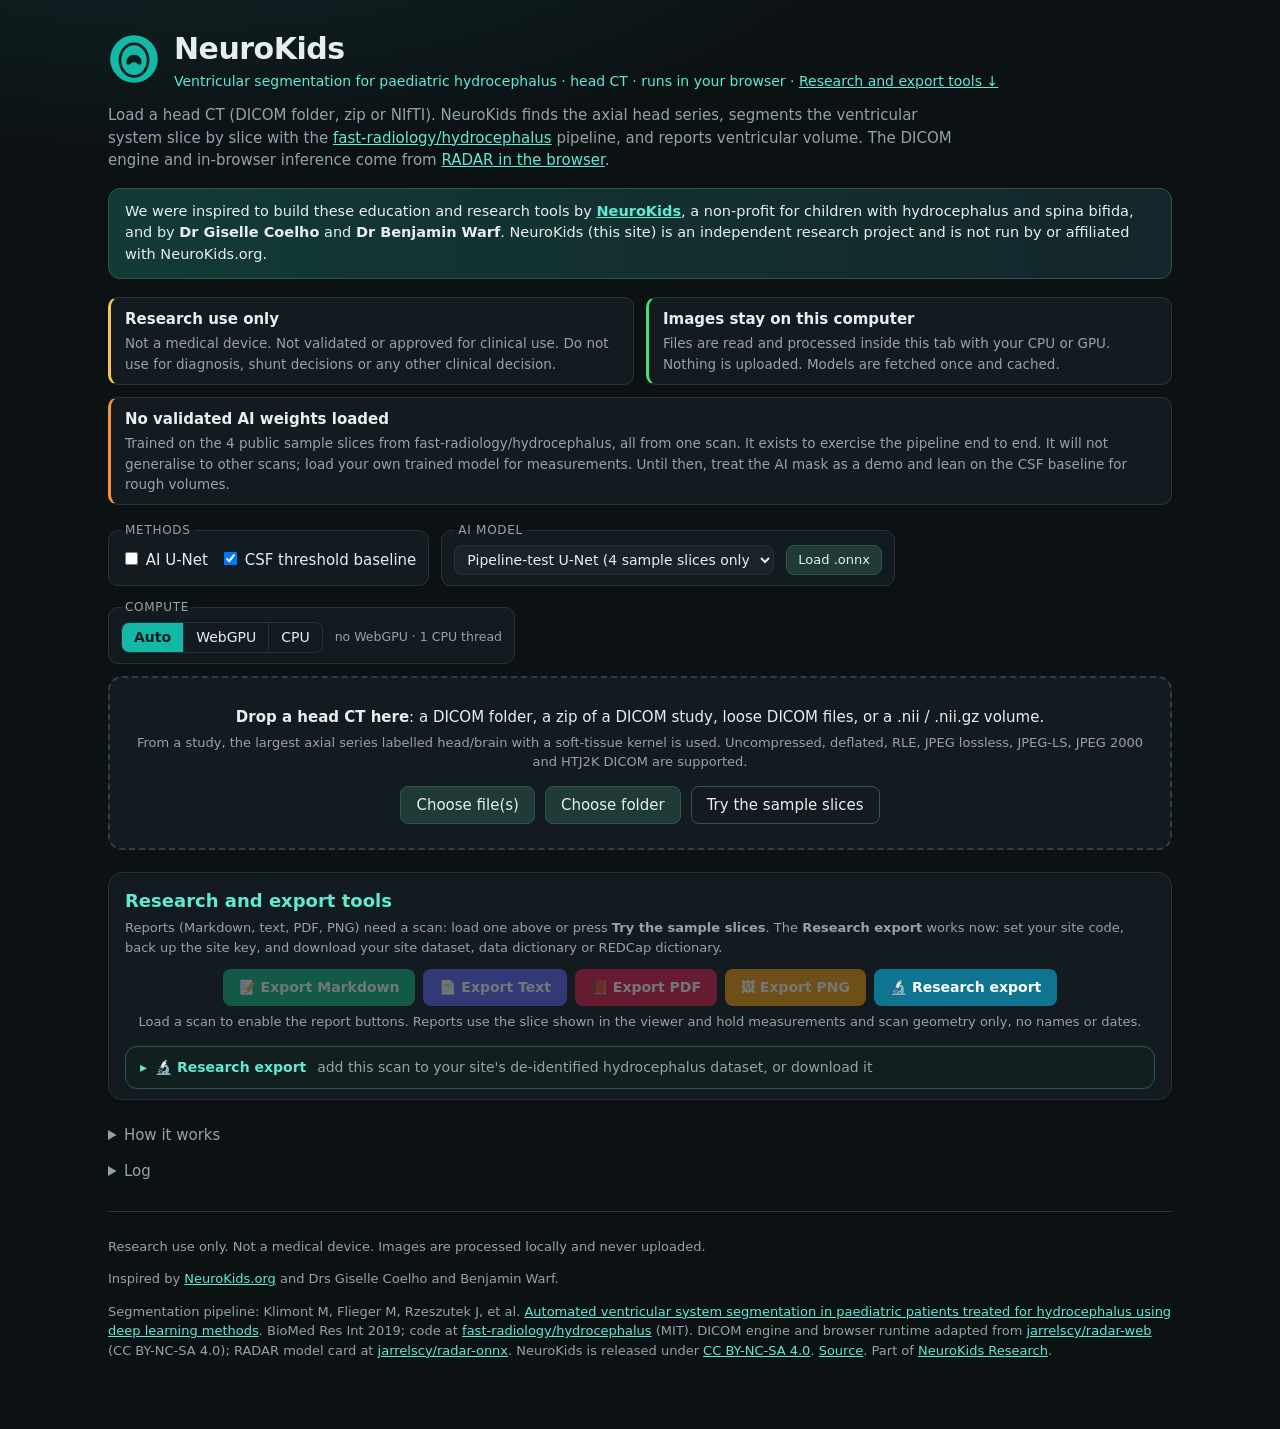
<file: neurokids/index.html>
<!doctype html>
<html lang="en">
<head>
<meta charset="utf-8">
<meta name="viewport" content="width=device-width, initial-scale=1">
<title>NeuroKids · paediatric hydrocephalus CT, in the browser</title>
<meta name="description" content="Load a head CT and segment the ventricular system for paediatric hydrocephalus research, entirely in the browser.">
<link rel="icon" href="data:image/svg+xml,%3Csvg xmlns='http://www.w3.org/2000/svg' viewBox='0 0 32 32'%3E%3Ccircle cx='16' cy='16' r='14' fill='%2314b8a6'/%3E%3Cpath d='M11 18c0-3 2-6 5-6s5 3 5 6' stroke='%23fff' stroke-width='3' fill='none' stroke-linecap='round'/%3E%3C/svg%3E">
<script src="coi-serviceworker.js"></script>
<link rel="stylesheet" href="style.css">
</head>
<body>
<main>
  <header>
    <div class="brand">
      <svg viewBox="0 0 48 48" aria-hidden="true"><circle cx="24" cy="24" r="22" fill="#14b8a6"/><ellipse cx="24" cy="25" rx="13" ry="15" fill="none" stroke="#0b1f1d" stroke-width="2.5"/><path d="M17 27c0-4 3-7 7-7s7 3 7 7c0 2-2 3-3.5 1.5-1-1-2-1.5-3.5-1.5s-2.5.5-3.5 1.5C18.9 30 17 29 17 27z" fill="#0b1f1d"/></svg>
      <div>
        <h1>NeuroKids</h1>
        <p class="tag">Ventricular segmentation for paediatric hydrocephalus · head CT · runs in your browser · <a href="#research-tools">Research and export tools ↓</a></p>
      </div>
    </div>
    <p class="lede">Load a head CT (DICOM folder, zip or NIfTI). NeuroKids finds the axial head series, segments the ventricular system slice by slice with the
      <a href="https://github.com/fast-radiology/hydrocephalus">fast-radiology/hydrocephalus</a> pipeline, and reports ventricular volume.
      The DICOM engine and in-browser inference come from <a href="https://github.com/jarrelscy/radar-web">RADAR in the browser</a>.</p>
  </header>

  <aside class="inspired" aria-label="Inspiration">
    <p>We were inspired to build these education and research tools by <a href="https://neurokids.org/"><b>NeuroKids</b></a>, a non-profit for children with hydrocephalus and spina bifida,
      and by <b>Dr Giselle Coelho</b> and <b>Dr Benjamin Warf</b>. NeuroKids (this site) is an independent research project and is not run by or affiliated with NeuroKids.org.</p>
  </aside>

  <section class="notice" aria-label="Disclaimers">
    <div class="warn">
      <h2>Research use only</h2>
      <p>Not a medical device. Not validated or approved for clinical use. Do not use for diagnosis, shunt decisions or any other clinical decision.</p>
    </div>
    <div class="ok">
      <h2>Images stay on this computer</h2>
      <p>Files are read and processed inside this tab with your CPU or GPU. Nothing is uploaded. Models are fetched once and cached.</p>
    </div>
    <div class="model-note" id="modelNote"></div>
  </section>

  <section class="controls">
    <fieldset>
      <legend>Methods</legend>
      <label><input type="checkbox" id="mAi"> AI U-Net</label>
      <label><input type="checkbox" id="mCsf" checked> CSF threshold baseline</label>
    </fieldset>
    <fieldset>
      <legend>AI model</legend>
      <select id="model"></select>
      <label class="btn small">Load .onnx<input id="modelFile" type="file" accept=".onnx"></label>
    </fieldset>
    <fieldset>
      <legend>Compute</legend>
      <div class="seg" role="radiogroup" aria-label="Compute device">
        <label><input type="radio" name="device" value="auto" checked> Auto</label>
        <label><input type="radio" name="device" value="webgpu"> WebGPU</label>
        <label><input type="radio" name="device" value="wasm"> CPU</label>
      </div>
      <span id="caps" class="caps"></span>
    </fieldset>
  </section>

  <section id="drop" class="drop" tabindex="0">
    <p><b>Drop a head CT here</b>: a DICOM folder, a zip of a DICOM study, loose DICOM files, or a .nii / .nii.gz volume.</p>
    <p class="hint">From a study, the largest axial series labelled head/brain with a soft-tissue kernel is used. Uncompressed, deflated, RLE, JPEG lossless, JPEG-LS, JPEG 2000 and HTJ2K DICOM are supported.</p>
    <div class="buttons">
      <label class="btn">Choose file(s)<input id="files" type="file" multiple accept=".zip,.nii,.gz,.dcm,application/zip,application/dicom,*/*"></label>
      <label class="btn">Choose folder<input id="folder" type="file" webkitdirectory></label>
      <button class="btn ghost" id="sample">Try the sample slices</button>
    </div>
  </section>

  <section id="status" class="status" hidden>
    <div class="stage"><span id="stage">Starting</span><span id="pct"></span></div>
    <div class="bar"><i id="bar"></i></div>
  </section>

  <section id="results" hidden>
    <div class="cards" id="cards"></div>
    <div class="viewer">
      <div class="canvaswrap"><canvas id="cv"></canvas><div class="orient l">R</div><div class="orient r">L</div><div class="orient t">A</div><div class="orient b">P</div></div>
      <aside class="vtools">
        <label class="slice">Slice <b id="zlab"></b><input type="range" id="z" min="0" value="0"></label>
        <div class="row">
          <span>Window</span>
          <select id="win">
            <option value="40,80">Brain (40/80)</option>
            <option value="0,200">Model view (−100…100)</option>
            <option value="75,215">Subdural (75/215)</option>
            <option value="600,2800">Bone (600/2800)</option>
          </select>
        </div>
        <label class="row"><input type="checkbox" id="oAi" checked> <i class="sw ai"></i> AI mask</label>
        <label class="row"><input type="checkbox" id="oCsf" checked> <i class="sw csf"></i> CSF baseline</label>
        <label class="row">Opacity <input type="range" id="alpha" min="0" max="1" step="0.05" value="0.45"></label>
        <button class="btn small" id="jump">Go to largest ventricle slice</button>
        <p class="hint">Scroll or use ↑ ↓ to change slice. Radiological view: patient right on the left.</p>
        <div id="sliceInfo" class="sliceinfo"></div>
      </aside>
    </div>
    <div class="dl">
      <span class="dl-label">Data files</span>
      <button class="btn small" id="dlCsv">Per-slice areas (CSV)</button>
      <button class="btn small" id="dlAi">AI mask (.nii.gz)</button>
      <button class="btn small" id="dlCsf">Baseline mask (.nii.gz)</button>
      <button class="btn small" id="dlCt">CT volume (.nii.gz)</button>
      <button class="btn small" id="dlJson">Summary (JSON)</button>
    </div>
    <p class="hint">Masks and CT are written in the same grid (LPS-ordered, RAS affine), so they overlay in 3D Slicer, ITK-SNAP or nibabel.</p>
  </section>

  <section id="research-tools" class="rtools" aria-labelledby="rtTitle">
    <h2 id="rtTitle">Research and export tools</h2>
    <p class="hint rt-lede">Reports (Markdown, text, PDF, PNG) need a scan: load one above or press <b>Try the sample slices</b>. The <b>Research export</b> works now: set your site code, back up the site key, and download your site dataset, data dictionary or REDCap dictionary.</p>
    <div class="export-bar" role="toolbar" aria-label="Export">
      <button class="export-btn btn-md" id="exMd">&#x1f4dd; Export Markdown</button>
      <button class="export-btn btn-txt" id="exTxt">&#x1f4c4; Export Text</button>
      <button class="export-btn btn-pdf" id="exPdf">&#x1f4d5; Export PDF</button>
      <button class="export-btn btn-png" id="exPng">&#x1f5bc; Export PNG</button>
      <button class="export-btn btn-rx" id="exRx" title="Add these measurements to your site's de-identified research dataset">&#x1f52c; Research export</button>
    </div>
    <p class="hint exhint" id="exHint">Load a scan to enable the report buttons. Reports use the slice shown in the viewer and hold measurements and scan geometry only, no names or dates.</p>
    <div id="researchHost"></div>
  </section>

  <section class="about">
    <details>
      <summary>How it works</summary>
      <ol>
        <li><b>Load.</b> DICOM headers are grouped into series; the axial head series is decoded (Hounsfield units) and reoriented to standard axial display.</li>
        <li><b>AI U-Net.</b> Each slice is windowed to −100…100 HU, histogram-equalised (bit-exact with OpenCV) and segmented at 512 × 512 by a 2D U-Net exported to ONNX and run with ONNX Runtime Web (WebGPU or multi-threaded WebAssembly).
          The published architecture is a ResNet-34 U-Net with self-attention trained with generalised Dice loss. A voxel is kept as ventricle where P &gt; 0.5, then the paper's slice-to-slice consistency filter is applied.</li>
        <li><b>CSF baseline (no AI).</b> Brain is found per slice as the largest soft-tissue region inside bone; voxels at −5…16 HU more than 3 mm inside the brain edge are grouped in 3D and the central components are kept. Expect it to include some cisternal CSF and to miss slit-like ventricles.</li>
        <li><b>Measure.</b> Ventricular volume = voxel count × voxel volume. The agreement between the two masks is shown as a Dice coefficient.</li>
      </ol>
      <p><b>Bring your own weights.</b> No trained weights for the published model are public. Train on your labelled scans with <code>tools/train.py</code>, export with <code>tools/export_onnx.py</code>, then use <em>Load .onnx</em> or add the file to <code>lib/models.js</code>. See the <a href="https://github.com/freemanwd/NeuroKids#readme">README</a>.</p>
    </details>
  </section>

  <details id="logbox">
    <summary>Log</summary>
    <pre id="log"></pre>
  </details>

  <footer>
    <p>Research use only. Not a medical device. Images are processed locally and never uploaded.</p>
    <p>Inspired by <a href="https://neurokids.org/">NeuroKids.org</a> and Drs Giselle Coelho and Benjamin Warf.</p>
    <p>Segmentation pipeline: Klimont M, Flieger M, Rzeszutek J, et al. <a href="https://doi.org/10.1155/2019/3059170">Automated ventricular system segmentation in paediatric patients treated for hydrocephalus using deep learning methods</a>. BioMed Res Int 2019; code at <a href="https://github.com/fast-radiology/hydrocephalus">fast-radiology/hydrocephalus</a> (MIT).
      DICOM engine and browser runtime adapted from <a href="https://github.com/jarrelscy/radar-web">jarrelscy/radar-web</a> (CC BY-NC-SA 4.0); RADAR model card at <a href="https://huggingface.co/jarrelscy/radar-onnx">jarrelscy/radar-onnx</a>.
      NeuroKids is released under <a href="https://creativecommons.org/licenses/by-nc-sa/4.0/">CC BY-NC-SA 4.0</a>. <a href="https://github.com/freemanwd/NeuroKids">Source</a>. Part of <a href="https://freemanwd.github.io/sahvai/neurokids-research/">NeuroKids Research</a>.</p>
  </footer>
</main>
<script type="module" src="app.js"></script>
</body>
</html>
</file>
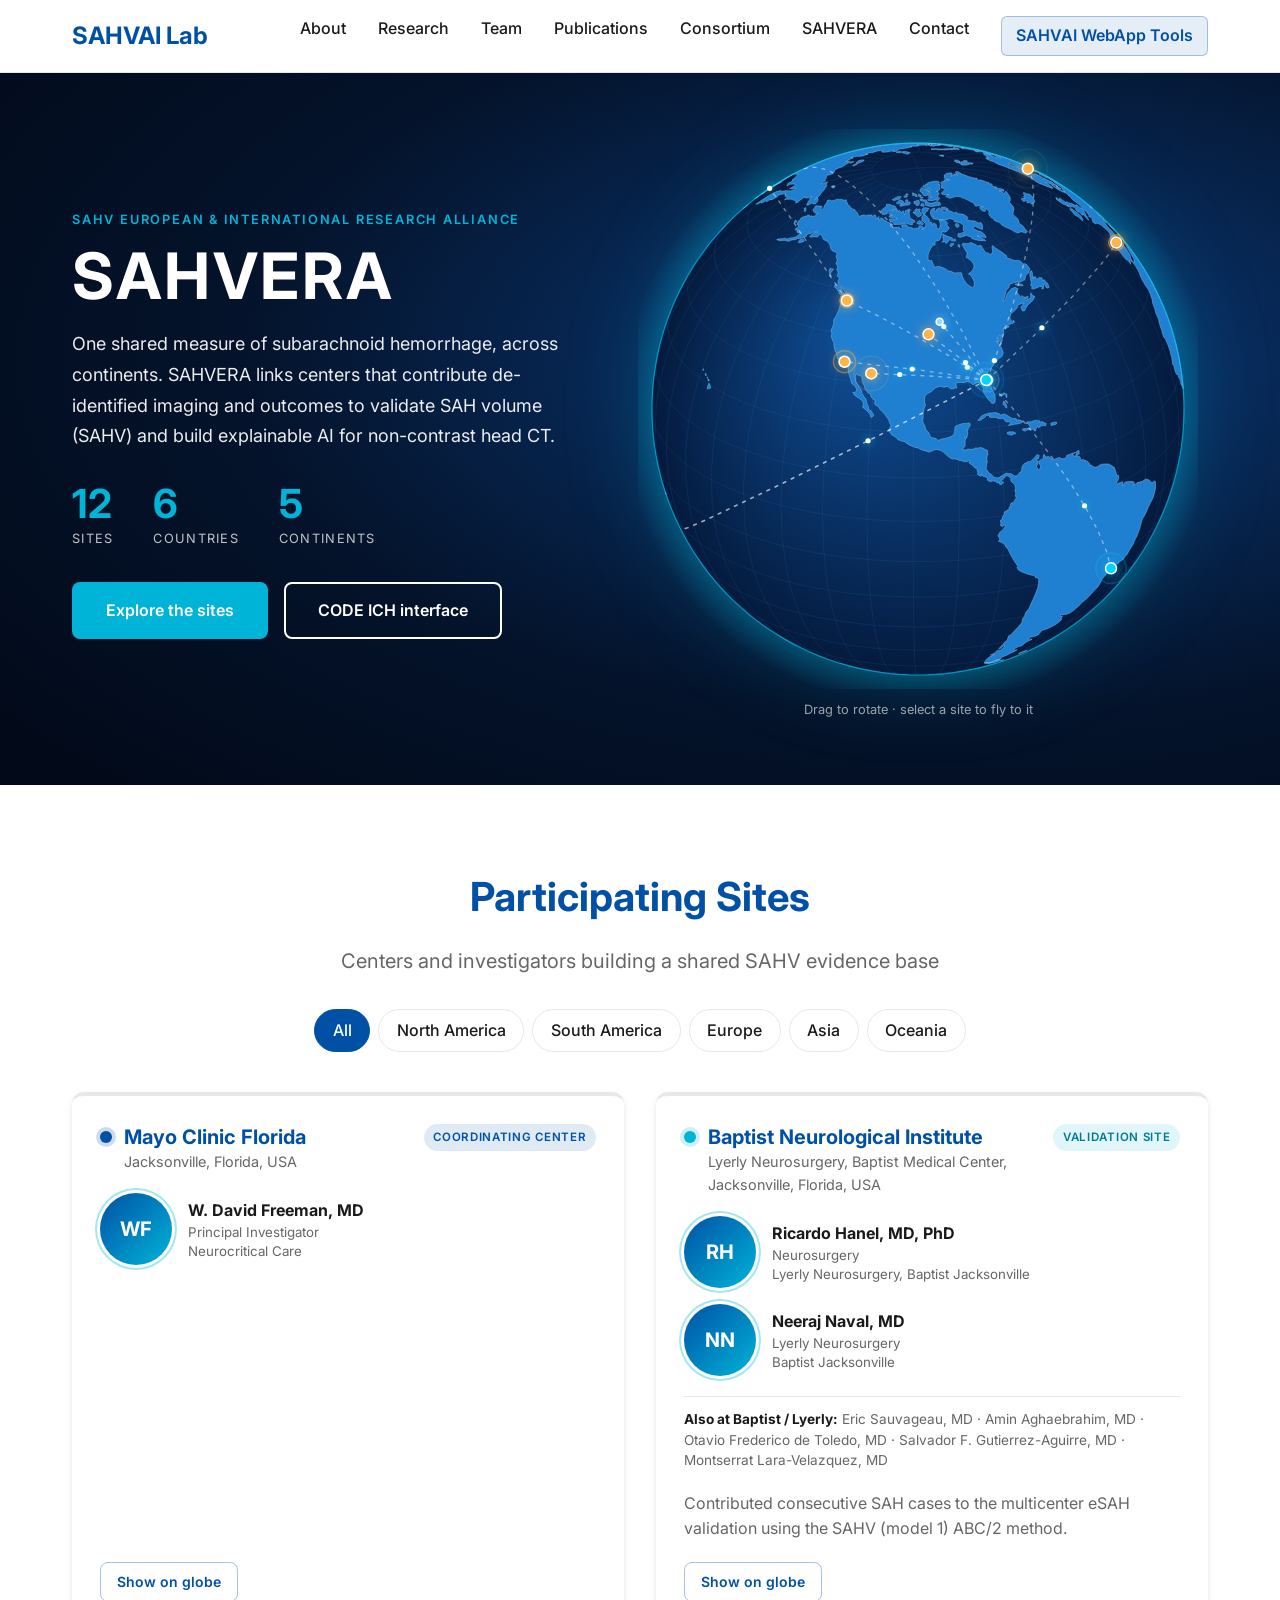
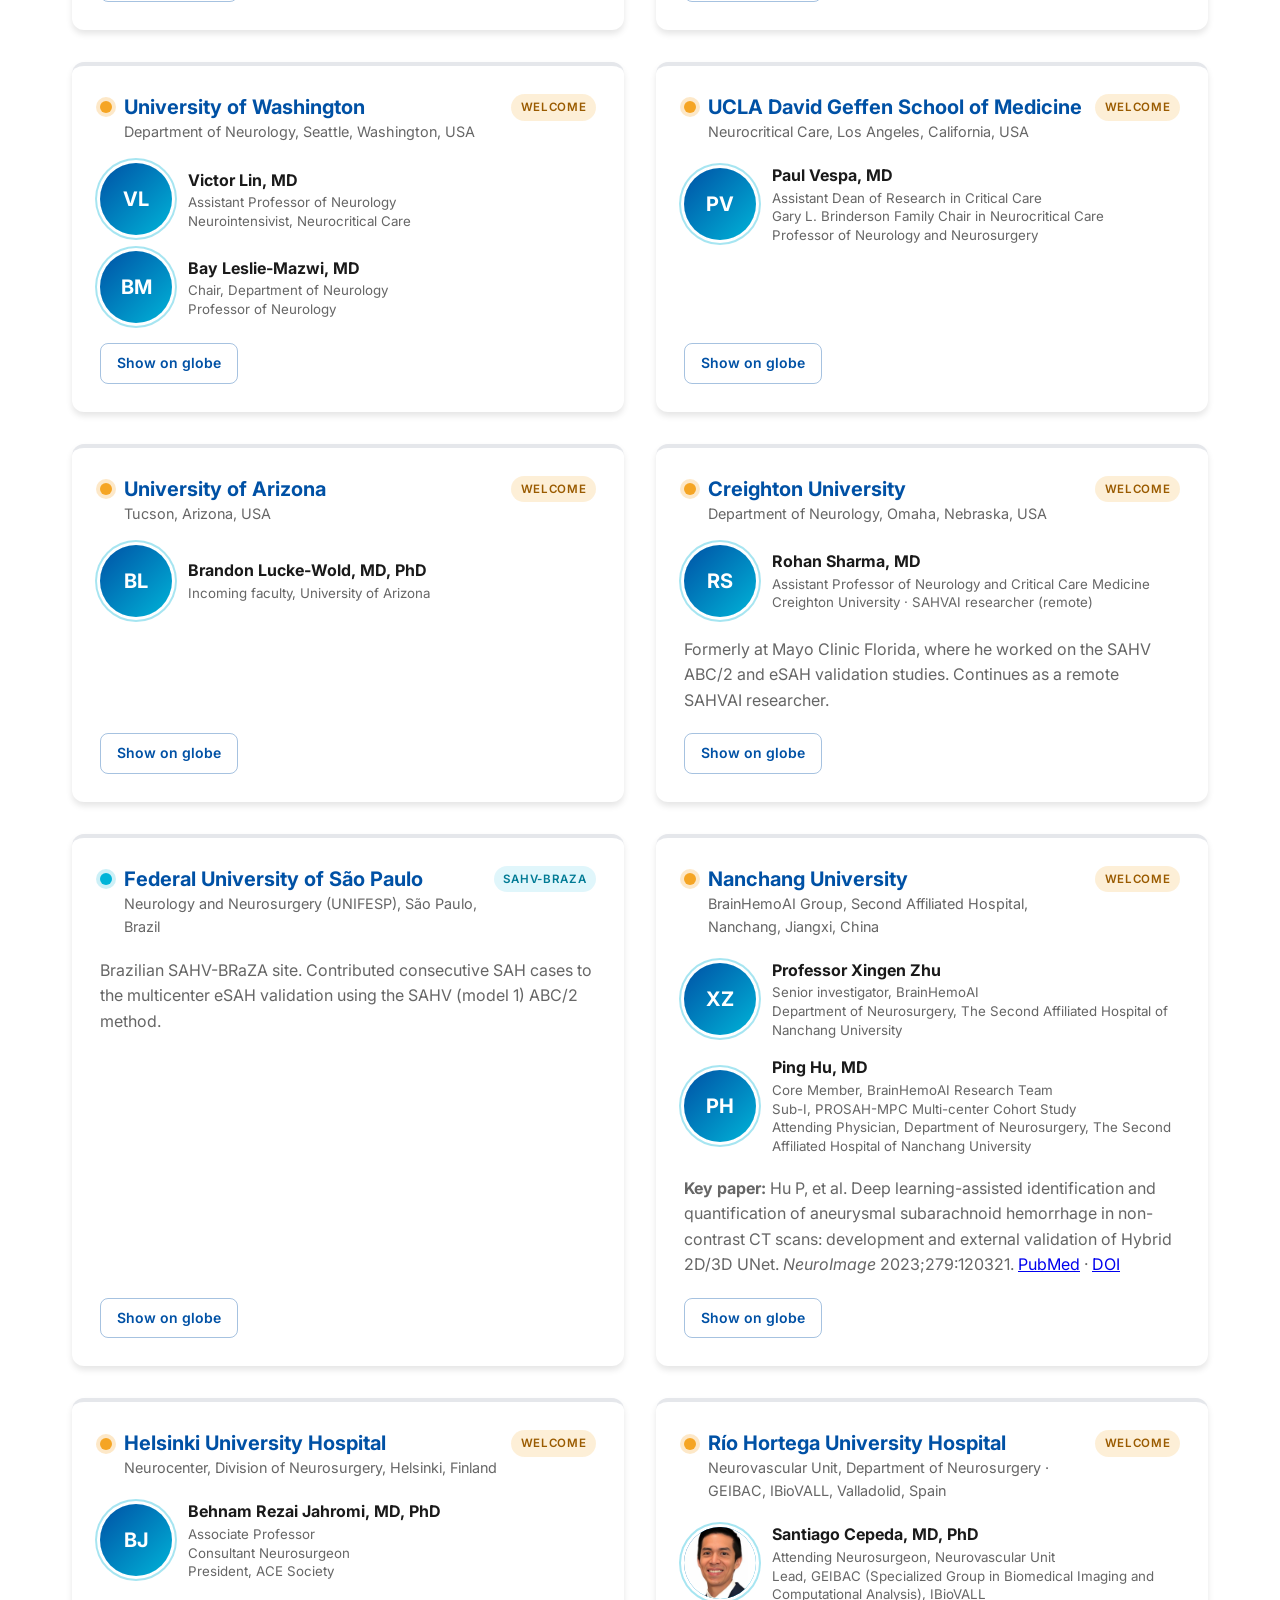
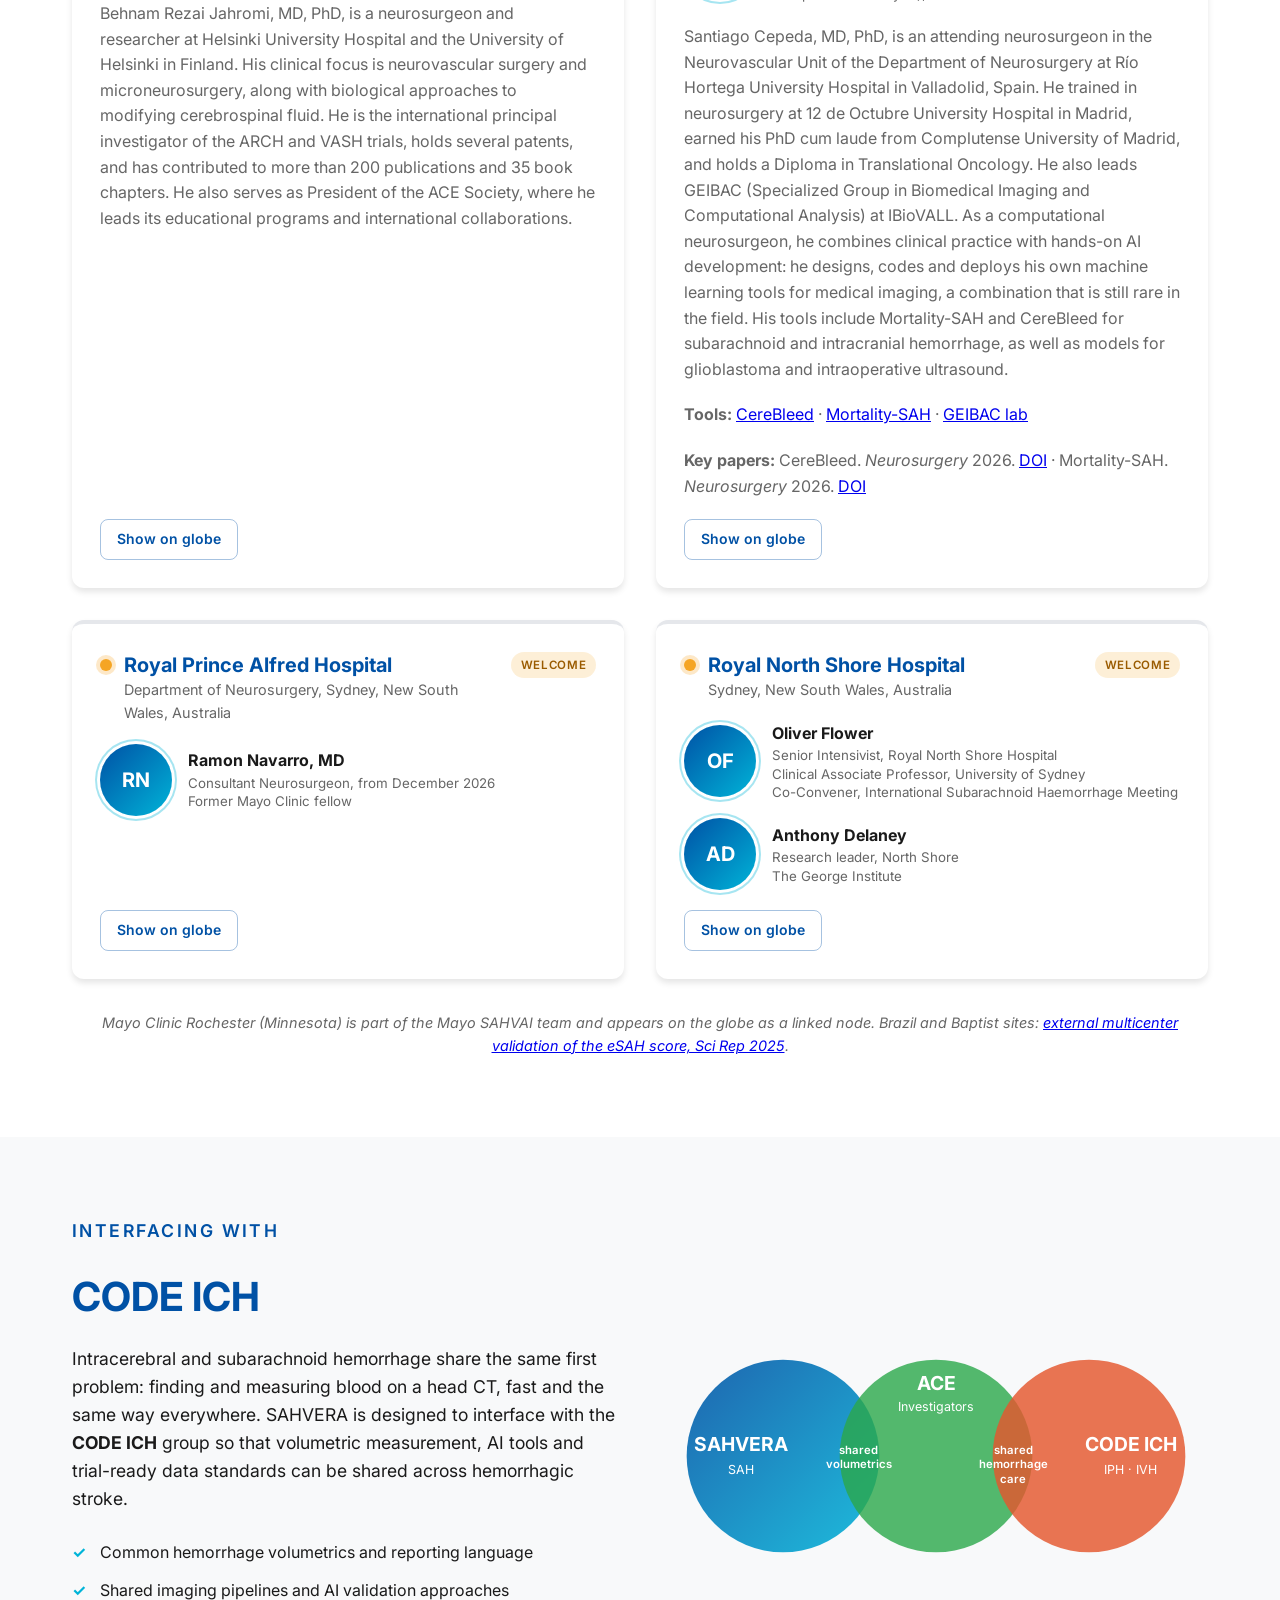
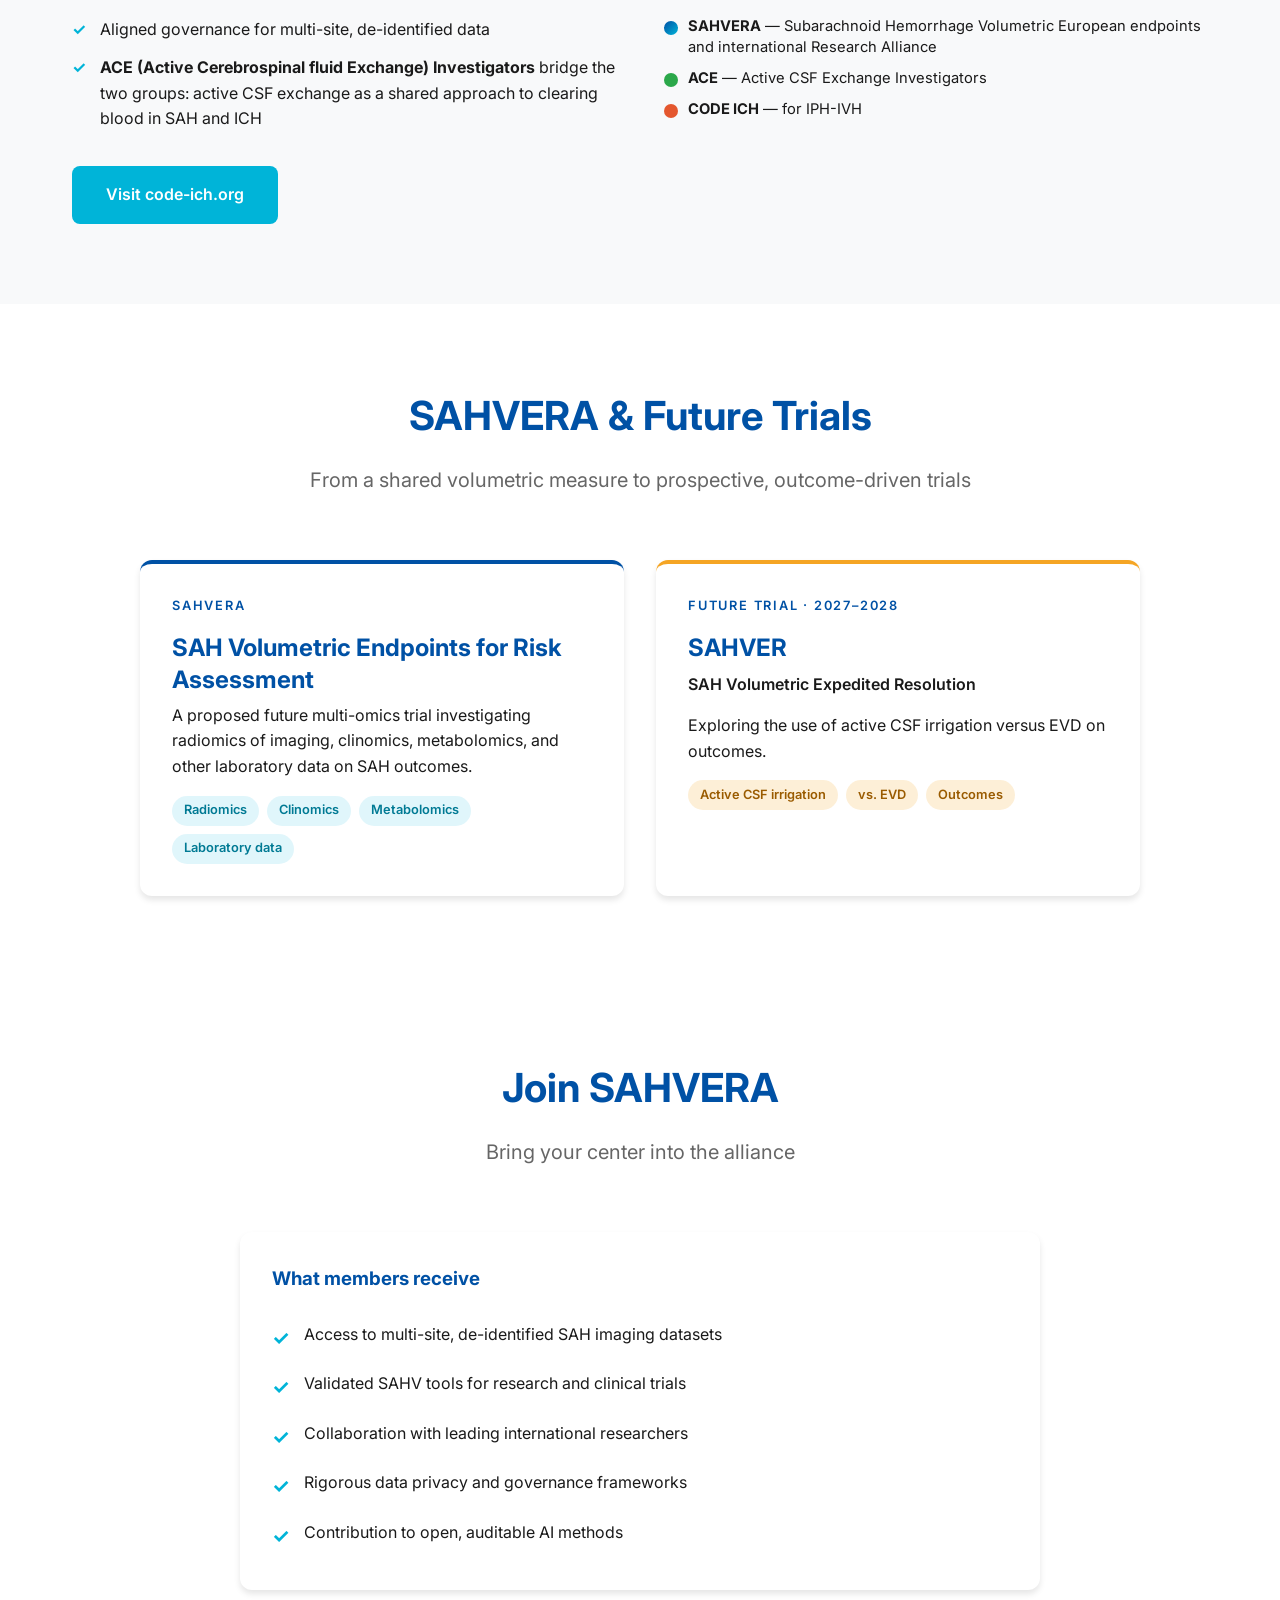
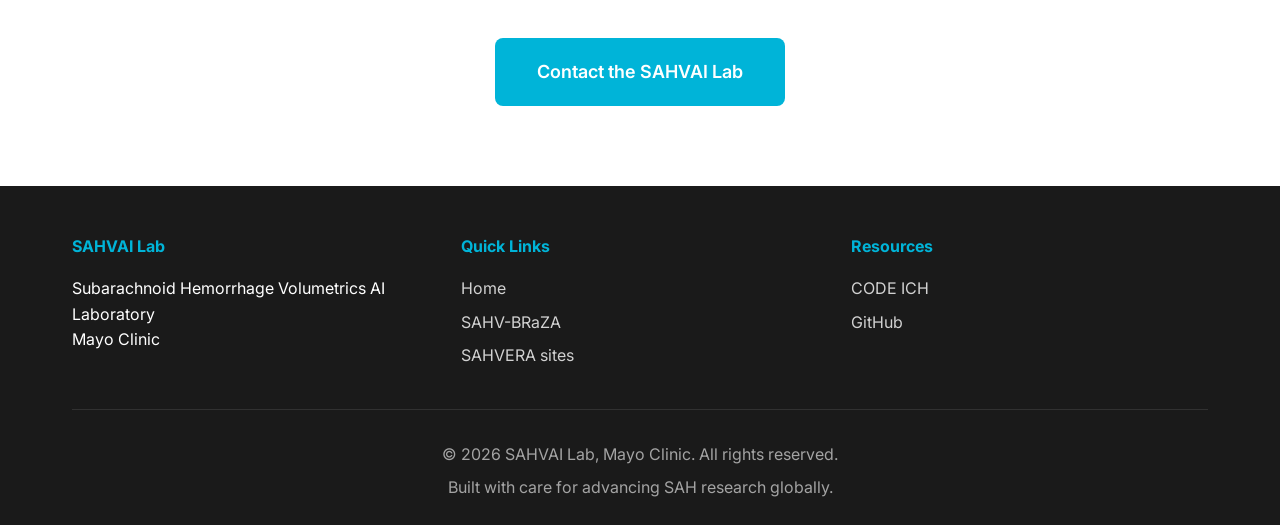
<file: sahvera.html>
<!DOCTYPE html>
<html lang="en">
<head>
    <meta charset="UTF-8">
    <meta name="viewport" content="width=device-width, initial-scale=1.0">
    <meta name="description" content="SAHVERA — the SAHV European and international Research Alliance: a global consortium of sites advancing subarachnoid hemorrhage volumetrics and AI, interfacing with the CODE ICH group.">
    <title>SAHVERA Consortium | SAHVAI Lab</title>
    <link rel="stylesheet" href="styles.css">
    <link rel="stylesheet" href="sahvera.css">
    <link rel="preconnect" href="https://fonts.googleapis.com">
    <link rel="preconnect" href="https://fonts.gstatic.com" crossorigin>
    <link href="https://fonts.googleapis.com/css2?family=Inter:wght@300;400;500;600;700&display=swap" rel="stylesheet">
</head>
<body>
    <!-- Navigation -->
    <nav class="nav">
        <div class="container">
            <div class="nav-content">
                <a href="index.html" class="logo">SAHVAI Lab</a>
                <div class="nav-links">
                    <a href="index.html#about">About</a>
                    <a href="index.html#research">Research</a>
                    <a href="index.html#team">Team</a>
                    <a href="index.html#publications">Publications</a>
                    <a href="index.html#consortium">Consortium</a>
                    <a href="sahvera.html" class="active">SAHVERA</a>
                    <a href="index.html#contact">Contact</a>
                    <a href="https://sahvai-lab.github.io/SAHVAI-Calculator/" target="_blank" rel="noopener" class="nav-tools-link">SAHVAI WebApp Tools</a>
                </div>
                <button class="mobile-menu-btn" id="mobileMenuBtn" aria-label="Toggle menu">
                    <span></span>
                    <span></span>
                    <span></span>
                </button>
            </div>
        </div>
    </nav>

    <!-- Globe hero -->
    <section class="sv-hero">
        <div class="container">
            <div class="sv-hero-grid">
                <div class="sv-hero-text">
                    <p class="sv-eyebrow">SAHV European &amp; international Research Alliance</p>
                    <h1>SAHVERA</h1>
                    <p class="sv-lead">One shared measure of subarachnoid hemorrhage, across continents. SAHVERA links centers that contribute de-identified imaging and outcomes to validate SAH volume (SAHV) and build explainable AI for non-contrast head CT.</p>
                    <div class="sv-counters">
                        <div><span>12</span><small>Sites</small></div>
                        <div><span>6</span><small>Countries</small></div>
                        <div><span>5</span><small>Continents</small></div>
                    </div>
                    <div class="hero-actions">
                        <a href="#sites" class="btn btn-primary">Explore the sites</a>
                        <a href="#code-ich" class="btn btn-secondary">CODE ICH interface</a>
                    </div>
                </div>
                <div class="sv-globe-wrap">
                    <canvas id="globe" aria-label="Interactive globe showing SAHVERA consortium sites. Drag to rotate." role="img"></canvas>
                    <div class="sv-globe-label" id="globeLabel" aria-live="polite"></div>
                    <p class="sv-globe-hint">Drag to rotate · select a site to fly to it</p>
                </div>
            </div>
        </div>
    </section>

    <!-- Sites -->
    <section id="sites" class="section">
        <div class="container">
            <div class="section-header">
                <h2 class="section-title">Participating Sites</h2>
                <p class="section-subtitle">Centers and investigators building a shared SAHV evidence base</p>
            </div>
            <div class="sv-site-tabs" id="siteTabs" role="tablist" aria-label="Filter sites">
                <button class="sv-chip active" data-filter="all" role="tab" aria-selected="true">All</button>
                <button class="sv-chip" data-filter="na" role="tab" aria-selected="false">North America</button>
                <button class="sv-chip" data-filter="sa" role="tab" aria-selected="false">South America</button>
                <button class="sv-chip" data-filter="eu" role="tab" aria-selected="false">Europe</button>
                <button class="sv-chip" data-filter="asia" role="tab" aria-selected="false">Asia</button>
                <button class="sv-chip" data-filter="oceania" role="tab" aria-selected="false">Oceania</button>
            </div>

            <div class="sv-site-grid" id="siteGrid">

                <article class="sv-site" data-region="na" data-site="jacksonville">
                    <div class="sv-site-head">
                        <span class="sv-dot sv-dot-hub"></span>
                        <div>
                            <h3>Mayo Clinic Florida</h3>
                            <p class="sv-place">Jacksonville, Florida, USA</p>
                        </div>
                        <span class="sv-tag sv-tag-hub">Coordinating center</span>
                    </div>
                    <div class="sv-people">
                        <div class="sv-person">
                            <div class="sv-avatar"><span>WF</span></div>
                            <div>
                                <strong>W. David Freeman, MD</strong>
                                <small>Principal Investigator<br>Neurocritical Care</small>
                            </div>
                        </div>
                    </div>
                    <button class="sv-fly" data-fly="jacksonville">Show on globe</button>
                </article>

                <article class="sv-site" data-region="na" data-site="baptist">
                    <div class="sv-site-head">
                        <span class="sv-dot"></span>
                        <div>
                            <h3>Baptist Neurological Institute</h3>
                            <p class="sv-place">Lyerly Neurosurgery, Baptist Medical Center, Jacksonville, Florida, USA</p>
                        </div>
                        <span class="sv-tag">Validation site</span>
                    </div>
                    <div class="sv-people">
                        <div class="sv-person">
                            <div class="sv-avatar">
                                <span>RH</span>
                                <img src="https://cdn.baptistjax.com/image/upload/e_trim/c_pad,g_center,w_500,h_340,f_auto,f_webp,fl_lossy,q_auto:good,e_sharpen:100/BaptistJax/Doctors/silos-2.0/ricardo-hanel-md-s.png" alt="Headshot of Ricardo Hanel, MD, PhD" loading="lazy" referrerpolicy="no-referrer" onerror="this.remove()">
                            </div>
                            <div>
                                <strong>Ricardo Hanel, MD, PhD</strong>
                                <small>Neurosurgery<br>Lyerly Neurosurgery, Baptist Jacksonville</small>
                            </div>
                        </div>
                        <div class="sv-person">
                            <div class="sv-avatar"><span>NN</span></div>
                            <div>
                                <strong>Neeraj Naval, MD</strong>
                                <small>Lyerly Neurosurgery<br>Baptist Jacksonville</small>
                            </div>
                        </div>
                    </div>
                    <p class="sv-also"><strong>Also at Baptist / Lyerly:</strong> Eric Sauvageau, MD · Amin Aghaebrahim, MD · Otavio Frederico de Toledo, MD · Salvador F. Gutierrez-Aguirre, MD · Montserrat Lara-Velazquez, MD</p>
                    <p class="sv-note">Contributed consecutive SAH cases to the multicenter eSAH validation using the SAHV (model 1) ABC/2 method.</p>
                    <button class="sv-fly" data-fly="baptist">Show on globe</button>
                </article>

                <article class="sv-site" data-region="na" data-site="uw">
                    <div class="sv-site-head">
                        <span class="sv-dot sv-dot-new"></span>
                        <div>
                            <h3>University of Washington</h3>
                            <p class="sv-place">Department of Neurology, Seattle, Washington, USA</p>
                        </div>
                        <span class="sv-tag sv-tag-new">Welcome</span>
                    </div>
                    <div class="sv-people">
                        <div class="sv-person">
                            <div class="sv-avatar">
                                <span>VL</span>
                                <img src="https://neurology.uw.edu/wp-content/uploads/2022/07/Victor-Lin.jpg" alt="Headshot of Victor Lin, MD" loading="lazy" referrerpolicy="no-referrer" onerror="this.remove()">
                            </div>
                            <div>
                                <strong>Victor Lin, MD</strong>
                                <small>Assistant Professor of Neurology<br>Neurointensivist, Neurocritical Care</small>
                            </div>
                        </div>
                        <div class="sv-person">
                            <div class="sv-avatar">
                                <span>BM</span>
                                <img src="https://neurology.uw.edu/wp-content/uploads/2021/12/Leslie-Mazwi_Bay.jpg" alt="Headshot of Thabele M. (Bay) Leslie-Mazwi, MD" loading="lazy" referrerpolicy="no-referrer" onerror="this.remove()">
                            </div>
                            <div>
                                <strong>Bay Leslie-Mazwi, MD</strong>
                                <small>Chair, Department of Neurology<br>Professor of Neurology</small>
                            </div>
                        </div>
                    </div>
                    <button class="sv-fly" data-fly="uw">Show on globe</button>
                </article>

                <article class="sv-site" data-region="na" data-site="ucla">
                    <div class="sv-site-head">
                        <span class="sv-dot sv-dot-new"></span>
                        <div>
                            <h3>UCLA David Geffen School of Medicine</h3>
                            <p class="sv-place">Neurocritical Care, Los Angeles, California, USA</p>
                        </div>
                        <span class="sv-tag sv-tag-new">Welcome</span>
                    </div>
                    <div class="sv-people">
                        <div class="sv-person">
                            <div class="sv-avatar">
                                <span>PV</span>
                            </div>
                            <div>
                                <strong>Paul Vespa, MD</strong>
                                <small>Assistant Dean of Research in Critical Care<br>Gary L. Brinderson Family Chair in Neurocritical Care<br>Professor of Neurology and Neurosurgery</small>
                            </div>
                        </div>
                    </div>
                    <button class="sv-fly" data-fly="ucla">Show on globe</button>
                </article>

                <article class="sv-site" data-region="na" data-site="arizona">
                    <div class="sv-site-head">
                        <span class="sv-dot sv-dot-new"></span>
                        <div>
                            <h3>University of Arizona</h3>
                            <p class="sv-place">Tucson, Arizona, USA</p>
                        </div>
                        <span class="sv-tag sv-tag-new">Welcome</span>
                    </div>
                    <div class="sv-people">
                        <div class="sv-person">
                            <div class="sv-avatar">
                                <span>BL</span>
                            </div>
                            <div>
                                <strong>Brandon Lucke-Wold, MD, PhD</strong>
                                <small>Incoming faculty, University of Arizona</small>
                            </div>
                        </div>
                    </div>
                    <button class="sv-fly" data-fly="arizona">Show on globe</button>
                </article>

                <article class="sv-site" data-region="na" data-site="creighton">
                    <div class="sv-site-head">
                        <span class="sv-dot sv-dot-new"></span>
                        <div>
                            <h3>Creighton University</h3>
                            <p class="sv-place">Department of Neurology, Omaha, Nebraska, USA</p>
                        </div>
                        <span class="sv-tag sv-tag-new">Welcome</span>
                    </div>
                    <div class="sv-people">
                        <div class="sv-person">
                            <div class="sv-avatar"><span>RS</span></div>
                            <div>
                                <strong>Rohan Sharma, MD</strong>
                                <small>Assistant Professor of Neurology and Critical Care Medicine<br>Creighton University &middot; SAHVAI researcher (remote)</small>
                            </div>
                        </div>
                    </div>
                    <p class="sv-note">Formerly at Mayo Clinic Florida, where he worked on the SAHV ABC/2 and eSAH validation studies. Continues as a remote SAHVAI researcher.</p>
                    <button class="sv-fly" data-fly="creighton">Show on globe</button>
                </article>

                <article class="sv-site" data-region="sa" data-site="brazil">
                    <div class="sv-site-head">
                        <span class="sv-dot"></span>
                        <div>
                            <h3>Federal University of São Paulo</h3>
                            <p class="sv-place">Neurology and Neurosurgery (UNIFESP), São Paulo, Brazil</p>
                        </div>
                        <span class="sv-tag">SAHV-BRaZA</span>
                    </div>
                    <p class="sv-note">Brazilian SAHV-BRaZA site. Contributed consecutive SAH cases to the multicenter eSAH validation using the SAHV (model 1) ABC/2 method.</p>
                    <button class="sv-fly" data-fly="brazil">Show on globe</button>
                </article>

                <article class="sv-site" data-region="asia" data-site="nanchang">
                    <div class="sv-site-head">
                        <span class="sv-dot sv-dot-new"></span>
                        <div>
                            <h3>Nanchang University</h3>
                            <p class="sv-place">BrainHemoAI Group, Second Affiliated Hospital, Nanchang, Jiangxi, China</p>
                        </div>
                        <span class="sv-tag sv-tag-new">Welcome</span>
                    </div>
                    <div class="sv-people">
                        <div class="sv-person">
                            <div class="sv-avatar"><span>XZ</span></div>
                            <div>
                                <strong>Professor Xingen Zhu</strong>
                                <small>Senior investigator, BrainHemoAI<br>Department of Neurosurgery, The Second Affiliated Hospital of Nanchang University</small>
                            </div>
                        </div>
                        <div class="sv-person">
                            <div class="sv-avatar">
                                <span>PH</span>
                                <img src="https://loop.frontiersin.org/images/profile/1119572/203" alt="Headshot of Ping Hu" loading="lazy" referrerpolicy="no-referrer" onerror="this.remove()">
                            </div>
                            <div>
                                <strong>Ping Hu, MD</strong>
                                <small>Core Member, BrainHemoAI Research Team<br>Sub-I, PROSAH-MPC Multi-center Cohort Study<br>Attending Physician, Department of Neurosurgery, The Second Affiliated Hospital of Nanchang University</small>
                            </div>
                        </div>
                    </div>
                    <p class="sv-note"><strong>Key paper:</strong> Hu P, et al. Deep learning-assisted identification and quantification of aneurysmal subarachnoid hemorrhage in non-contrast CT scans: development and external validation of Hybrid 2D/3D UNet. <em>NeuroImage</em> 2023;279:120321. <a href="https://pubmed.ncbi.nlm.nih.gov/37574119/" target="_blank" rel="noopener">PubMed</a> · <a href="https://doi.org/10.1016/j.neuroimage.2023.120321" target="_blank" rel="noopener">DOI</a></p>
                    <button class="sv-fly" data-fly="nanchang">Show on globe</button>
                </article>


                <article class="sv-site" data-region="eu" data-site="helsinki">
                    <div class="sv-site-head">
                        <span class="sv-dot sv-dot-new"></span>
                        <div>
                            <h3>Helsinki University Hospital</h3>
                            <p class="sv-place">Neurocenter, Division of Neurosurgery, Helsinki, Finland</p>
                        </div>
                        <span class="sv-tag sv-tag-new">Welcome</span>
                    </div>
                    <div class="sv-people">
                        <div class="sv-person">
                            <div class="sv-avatar">
                                <span>BJ</span>
                                <img src="https://www.hus.fi/sites/default/files/styles/main_content_small/public/2024-11/behnam-photo.jpg?itok=3U1fgGzr" alt="Headshot of Behnam Rezai Jahromi, MD, PhD" loading="lazy" referrerpolicy="no-referrer" onerror="this.remove()">
                            </div>
                            <div>
                                <strong>Behnam Rezai Jahromi, MD, PhD</strong>
                                <small>Associate Professor<br>Consultant Neurosurgeon<br>President, ACE Society</small>
                            </div>
                        </div>
                    </div>
                    <p class="sv-note">Behnam Rezai Jahromi, MD, PhD, is a neurosurgeon and researcher at Helsinki University Hospital and the University of Helsinki in Finland. His clinical focus is neurovascular surgery and microneurosurgery, along with biological approaches to modifying cerebrospinal fluid. He is the international principal investigator of the ARCH and VASH trials, holds several patents, and has contributed to more than 200 publications and 35 book chapters. He also serves as President of the ACE Society, where he leads its educational programs and international collaborations.</p>
                    <button class="sv-fly" data-fly="helsinki">Show on globe</button>
                </article>

                <article class="sv-site" data-region="eu" data-site="valladolid">
                    <div class="sv-site-head">
                        <span class="sv-dot sv-dot-new"></span>
                        <div>
                            <h3>Río Hortega University Hospital</h3>
                            <p class="sv-place">Neurovascular Unit, Department of Neurosurgery &middot; GEIBAC, IBioVALL, Valladolid, Spain</p>
                        </div>
                        <span class="sv-tag sv-tag-new">Welcome</span>
                    </div>
                    <div class="sv-people">
                        <div class="sv-person">
                            <div class="sv-avatar">
                                <span>SC</span>
                                <img src="images/santiago-cepeda.jpg" alt="Headshot of Santiago Cepeda, MD, PhD" loading="lazy" onerror="this.remove()">
                            </div>
                            <div>
                                <strong>Santiago Cepeda, MD, PhD</strong>
                                <small>Attending Neurosurgeon, Neurovascular Unit<br>Lead, GEIBAC (Specialized Group in Biomedical Imaging and Computational Analysis), IBioVALL</small>
                            </div>
                        </div>
                    </div>
                    <p class="sv-note">Santiago Cepeda, MD, PhD, is an attending neurosurgeon in the Neurovascular Unit of the Department of Neurosurgery at Río Hortega University Hospital in Valladolid, Spain. He trained in neurosurgery at 12 de Octubre University Hospital in Madrid, earned his PhD cum laude from Complutense University of Madrid, and holds a Diploma in Translational Oncology. He also leads GEIBAC (Specialized Group in Biomedical Imaging and Computational Analysis) at IBioVALL. As a computational neurosurgeon, he combines clinical practice with hands-on AI development: he designs, codes and deploys his own machine learning tools for medical imaging, a combination that is still rare in the field. His tools include Mortality-SAH and CereBleed for subarachnoid and intracranial hemorrhage, as well as models for glioblastoma and intraoperative ultrasound.</p>
                    <p class="sv-note"><strong>Tools:</strong> <a href="https://geibac.uva.es/cerebleed" target="_blank" rel="noopener">CereBleed</a> · <a href="https://geibac.uva.es/mortality-sah" target="_blank" rel="noopener">Mortality-SAH</a> · <a href="https://geibac.uva.es/" target="_blank" rel="noopener">GEIBAC lab</a></p>
                    <p class="sv-note"><strong>Key papers:</strong> CereBleed. <em>Neurosurgery</em> 2026. <a href="https://doi.org/10.1227/neu.0000000000004020" target="_blank" rel="noopener">DOI</a> · Mortality-SAH. <em>Neurosurgery</em> 2026. <a href="https://doi.org/10.1227/neu.0000000000004038" target="_blank" rel="noopener">DOI</a></p>
                    <button class="sv-fly" data-fly="valladolid">Show on globe</button>
                </article>

                <article class="sv-site" data-region="oceania" data-site="australia">
                    <div class="sv-site-head">
                        <span class="sv-dot sv-dot-new"></span>
                        <div>
                            <h3>Royal Prince Alfred Hospital</h3>
                            <p class="sv-place">Department of Neurosurgery, Sydney, New South Wales, Australia</p>
                        </div>
                        <span class="sv-tag sv-tag-new">Welcome</span>
                    </div>
                    <div class="sv-people">
                        <div class="sv-person">
                            <div class="sv-avatar">
                                <span>RN</span>
                            </div>
                            <div>
                                <strong>Ramon Navarro, MD</strong>
                                <small>Consultant Neurosurgeon, from December 2026<br>Former Mayo Clinic fellow</small>
                            </div>
                        </div>
                    </div>
                    <button class="sv-fly" data-fly="australia">Show on globe</button>
                </article>

                <article class="sv-site" data-region="oceania" data-site="rnsh">
                    <div class="sv-site-head">
                        <span class="sv-dot sv-dot-new"></span>
                        <div>
                            <h3>Royal North Shore Hospital</h3>
                            <p class="sv-place">Sydney, New South Wales, Australia</p>
                        </div>
                        <span class="sv-tag sv-tag-new">Welcome</span>
                    </div>
                    <div class="sv-people">
                        <div class="sv-person">
                            <div class="sv-avatar">
                                <span>OF</span>
                            </div>
                            <div>
                                <strong>Oliver Flower</strong>
                                <small>Senior Intensivist, Royal North Shore Hospital<br>Clinical Associate Professor, University of Sydney<br>Co-Convener, International Subarachnoid Haemorrhage Meeting</small>
                            </div>
                        </div>
                        <div class="sv-person">
                            <div class="sv-avatar">
                                <span>AD</span>
                            </div>
                            <div>
                                <strong>Anthony Delaney</strong>
                                <small>Research leader, North Shore<br>The George Institute</small>
                            </div>
                        </div>
                    </div>
                    <button class="sv-fly" data-fly="rnsh">Show on globe</button>
                </article>

            </div>
            <p class="sv-footnote">Mayo Clinic Rochester (Minnesota) is part of the Mayo SAHVAI team and appears on the globe as a linked node. Brazil and Baptist sites: <a href="https://doi.org/10.1038/s41598-025-34326-3" target="_blank" rel="noopener">external multicenter validation of the eSAH score, Sci Rep 2025</a>.</p>
        </div>
    </section>

    <!-- CODE ICH -->
    <section id="code-ich" class="section section-alt">
        <div class="container">
            <div class="sv-code">
                <div class="sv-code-text">
                    <p class="sv-eyebrow sv-eyebrow-dark">Interfacing with</p>
                    <h2>CODE ICH</h2>
                    <p>Intracerebral and subarachnoid hemorrhage share the same first problem: finding and measuring blood on a head CT, fast and the same way everywhere. SAHVERA is designed to interface with the <strong>CODE ICH</strong> group so that volumetric measurement, AI tools and trial-ready data standards can be shared across hemorrhagic stroke.</p>
                    <ul class="sv-code-list">
                        <li>Common hemorrhage volumetrics and reporting language</li>
                        <li>Shared imaging pipelines and AI validation approaches</li>
                        <li>Aligned governance for multi-site, de-identified data</li>
                        <li><strong>ACE (Active Cerebrospinal fluid Exchange) Investigators</strong> bridge the two groups: active CSF exchange as a shared approach to clearing blood in SAH and ICH</li>
                    </ul>
                    <a href="https://code-ich.org" target="_blank" rel="noopener" class="btn btn-primary">Visit code-ich.org</a>
                </div>
                <div class="sv-code-diagram" aria-hidden="true">
                    <svg viewBox="0 0 480 240" xmlns="http://www.w3.org/2000/svg" role="img" aria-label="Venn diagram: SAHVERA overlaps ACE Investigators, which overlaps CODE ICH">
                        <defs>
                            <linearGradient id="g1" x1="0" y1="0" x2="1" y2="1">
                                <stop offset="0" stop-color="#0051A5"/><stop offset="1" stop-color="#00B4D8"/>
                            </linearGradient>
                        </defs>
                        <circle cx="105" cy="120" r="85" fill="url(#g1)" opacity=".88"/>
                        <circle cx="240" cy="120" r="85" fill="#2BA84A" opacity=".8"/>
                        <circle cx="375" cy="120" r="85" fill="#E4572E" opacity=".82"/>
                        <text x="68" y="116" fill="#fff" font-size="17" font-weight="700" text-anchor="middle">SAHVERA</text>
                        <text x="68" y="136" fill="#fff" font-size="11" text-anchor="middle">SAH</text>
                        <text x="240" y="62" fill="#fff" font-size="17" font-weight="700" text-anchor="middle">ACE</text>
                        <text x="240" y="80" fill="#fff" font-size="11" text-anchor="middle">Investigators</text>
                        <text x="412" y="116" fill="#fff" font-size="17" font-weight="700" text-anchor="middle">CODE ICH</text>
                        <text x="412" y="136" fill="#fff" font-size="11" text-anchor="middle">IPH &#183; IVH</text>
                        <text x="172" y="118" fill="#fff" font-size="10" font-weight="600" text-anchor="middle">shared</text>
                        <text x="172" y="131" fill="#fff" font-size="10" font-weight="600" text-anchor="middle">volumetrics</text>
                        <text x="308" y="118" fill="#fff" font-size="10" font-weight="600" text-anchor="middle">shared</text>
                        <text x="308" y="131" fill="#fff" font-size="10" font-weight="600" text-anchor="middle">hemorrhage</text>
                        <text x="308" y="144" fill="#fff" font-size="10" font-weight="600" text-anchor="middle">care</text>
                    </svg>
                    <ul class="sv-venn-legend">
                        <li><span class="sv-sw sv-sw-a"></span><strong>SAHVERA</strong> &mdash; Subarachnoid Hemorrhage Volumetric European endpoints and international Research Alliance</li>
                        <li><span class="sv-sw sv-sw-b"></span><strong>ACE</strong> &mdash; Active CSF Exchange Investigators</li>
                        <li><span class="sv-sw sv-sw-c"></span><strong>CODE ICH</strong> &mdash; for IPH-IVH</li>
                    </ul>
                </div>
            </div>
        </div>
    </section>

    <!-- SAHVERA acronym + future trials -->
    <section id="future" class="section">
        <div class="container">
            <div class="section-header">
                <h2 class="section-title">SAHVERA &amp; Future Trials</h2>
                <p class="section-subtitle">From a shared volumetric measure to prospective, outcome-driven trials</p>
            </div>
            <div class="sv-future-grid">
                <article class="sv-future-card">
                    <p class="sv-eyebrow sv-eyebrow-dark">SAHVERA</p>
                    <h3>SAH Volumetric Endpoints for Risk Assessment</h3>
                    <p>A proposed future multi-omics trial investigating radiomics of imaging, clinomics, metabolomics, and other laboratory data on SAH outcomes.</p>
                    <ul class="sv-chips">
                        <li>Radiomics</li><li>Clinomics</li><li>Metabolomics</li><li>Laboratory data</li>
                    </ul>
                </article>
                <article class="sv-future-card sv-future-trial">
                    <p class="sv-eyebrow sv-eyebrow-dark">Future trial &middot; 2027&ndash;2028</p>
                    <h3>SAHVER</h3>
                    <p class="sv-trial-name">SAH Volumetric Expedited Resolution</p>
                    <p>Exploring the use of active CSF irrigation versus EVD on outcomes.</p>
                    <ul class="sv-chips">
                        <li>Active CSF irrigation</li><li>vs. EVD</li><li>Outcomes</li>
                    </ul>
                </article>
            </div>
        </div>
    </section>

    <!-- Join -->
    <section id="join" class="section">
        <div class="container">
            <div class="consortium-content">
                <div class="section-header">
                    <h2 class="section-title">Join SAHVERA</h2>
                    <p class="section-subtitle">Bring your center into the alliance</p>
                </div>
                <div class="consortium-benefits">
                    <h3>What members receive</h3>
                    <ul>
                        <li>Access to multi-site, de-identified SAH imaging datasets</li>
                        <li>Validated SAHV tools for research and clinical trials</li>
                        <li>Collaboration with leading international researchers</li>
                        <li>Rigorous data privacy and governance frameworks</li>
                        <li>Contribution to open, auditable AI methods</li>
                    </ul>
                </div>
                <div class="consortium-cta">
                    <a href="mailto:freeman.william1@mayo.edu?subject=SAHVERA%20consortium%20inquiry" class="btn btn-primary btn-large">Contact the SAHVAI Lab</a>
                </div>
            </div>
        </div>
    </section>

    <!-- Footer -->
    <footer class="footer">
        <div class="container">
            <div class="footer-content">
                <div class="footer-section">
                    <h4>SAHVAI Lab</h4>
                    <p>Subarachnoid Hemorrhage Volumetrics AI Laboratory</p>
                    <p>Mayo Clinic</p>
                </div>
                <div class="footer-section">
                    <h4>Quick Links</h4>
                    <a href="index.html">Home</a>
                    <a href="index.html#consortium">SAHV-BRaZA</a>
                    <a href="#sites">SAHVERA sites</a>
                </div>
                <div class="footer-section">
                    <h4>Resources</h4>
                    <a href="https://code-ich.org" target="_blank" rel="noopener">CODE ICH</a>
                    <a href="https://github.com/freemanwd/sahvai" target="_blank" rel="noopener">GitHub</a>
                </div>
            </div>
            <div class="footer-bottom">
                <p>&copy; 2026 SAHVAI Lab, Mayo Clinic. All rights reserved.</p>
                <p>Built with care for advancing SAH research globally.</p>
            </div>
        </div>
    </footer>

    <script src="vendor/d3-array.min.js"></script>
    <script src="vendor/d3-geo.min.js"></script>
    <script src="vendor/topojson-client.min.js"></script>
    <script src="script.js"></script>
    <script src="globe.js?v=20261109"></script>
</body>
</html>
</file>
<file: styles.css>
/* Reset and Base Styles */
* {
    margin: 0;
    padding: 0;
    box-sizing: border-box;
}

:root {
    --primary: #0051A5;
    --primary-dark: #003D7A;
    --secondary: #00B4D8;
    --text: #1A1A1A;
    --text-light: #666666;
    --bg: #FFFFFF;
    --bg-alt: #F8F9FA;
    --border: #E5E7EB;
    --shadow: rgba(0, 0, 0, 0.1);
    --shadow-lg: rgba(0, 0, 0, 0.15);
}

body {
    font-family: 'Inter', -apple-system, BlinkMacSystemFont, 'Segoe UI', sans-serif;
    color: var(--text);
    line-height: 1.6;
    background: var(--bg);
}

.container {
    max-width: 1200px;
    margin: 0 auto;
    padding: 0 2rem;
}

/* Navigation */
.nav {
    position: sticky;
    top: 0;
    background: var(--bg);
    border-bottom: 1px solid var(--border);
    z-index: 1000;
    box-shadow: 0 2px 4px var(--shadow);
}

.nav-content {
    display: flex;
    justify-content: space-between;
    align-items: center;
    padding: 1rem 0;
}

.logo {
    font-size: 1.5rem;
    font-weight: 700;
    color: var(--primary);
    text-decoration: none;
}

.nav-links {
    display: flex;
    gap: 2rem;
}

.nav-links a {
    color: var(--text);
    text-decoration: none;
    font-weight: 500;
    transition: color 0.3s;
}

.nav-links a:hover {
    color: var(--primary);
}

.nav-tools-link {
    color: var(--primary) !important;
    background: rgba(8, 81, 165, 0.1);
    padding: 6px 14px;
    border-radius: 6px;
    border: 1px solid rgba(8, 81, 165, 0.3);
    font-weight: 600 !important;
    transition: all 0.3s;
}

.nav-tools-link:hover {
    background: var(--primary) !important;
    color: #fff !important;
    border-color: var(--primary);
}

.mobile-menu-btn {
    display: none;
    flex-direction: column;
    gap: 4px;
    background: none;
    border: none;
    cursor: pointer;
}

.mobile-menu-btn span {
    width: 25px;
    height: 3px;
    background: var(--text);
    transition: 0.3s;
}

/* Hero Section */
.hero {
    background: linear-gradient(135deg, var(--primary) 0%, var(--primary-dark) 100%);
    color: white;
    padding: 4rem 0;
}

.hero-grid {
    display: grid;
    grid-template-columns: 1fr 1fr;
    gap: 3rem;
    align-items: center;
}

.hero-content {
    text-align: left;
}

.hero-title {
    font-size: 2.75rem;
    font-weight: 700;
    margin-bottom: 1.5rem;
    line-height: 1.2;
}

.hero-subtitle {
    font-size: 1.125rem;
    margin-bottom: 2rem;
    opacity: 0.95;
    line-height: 1.7;
}

.hero-actions {
    display: flex;
    gap: 1rem;
    flex-wrap: wrap;
}

.hero-image {
    position: relative;
    animation: fadeInUp 1s ease-out;
}

.hero-image img {
    width: 100%;
    height: auto;
    border-radius: 16px;
    box-shadow: 0 20px 40px rgba(0, 0, 0, 0.3);
}

@keyframes fadeInUp {
    from {
        opacity: 0;
        transform: translateY(30px);
    }
    to {
        opacity: 1;
        transform: translateY(0);
    }
}

/* Buttons */
.btn {
    display: inline-block;
    padding: 0.875rem 2rem;
    border-radius: 8px;
    text-decoration: none;
    font-weight: 600;
    transition: all 0.3s;
    border: 2px solid transparent;
}

.btn-primary {
    background: var(--secondary);
    color: white;
}

.btn-primary:hover {
    background: #0096B8;
    transform: translateY(-2px);
    box-shadow: 0 8px 16px var(--shadow-lg);
}

.btn-secondary {
    background: transparent;
    color: white;
    border-color: white;
}

.btn-secondary:hover {
    background: white;
    color: var(--primary);
}

.btn-sm {
    padding: 0.5rem 1rem;
    font-size: 0.875rem;
}

.btn-large {
    padding: 1.125rem 2.5rem;
    font-size: 1.125rem;
}

/* Stats Section */
.stats {
    background: var(--bg-alt);
    padding: 3rem 0;
}

.stats-grid {
    display: grid;
    grid-template-columns: repeat(auto-fit, minmax(250px, 1fr));
    gap: 2rem;
}

.stat-card {
    text-align: center;
    padding: 2rem;
    background: white;
    border-radius: 12px;
    box-shadow: 0 4px 6px var(--shadow);
}

.stat-number {
    font-size: 3rem;
    font-weight: 700;
    color: var(--primary);
    margin-bottom: 0.5rem;
}

.stat-label {
    font-size: 1rem;
    color: var(--text-light);
    font-weight: 500;
}

/* Sections */
.section {
    padding: 5rem 0;
}

.section-alt {
    background: var(--bg-alt);
}

.section-header {
    text-align: center;
    margin-bottom: 4rem;
}

.section-title {
    font-size: 2.5rem;
    font-weight: 700;
    margin-bottom: 1rem;
    color: var(--primary);
}

.section-subtitle {
    font-size: 1.25rem;
    color: var(--text-light);
}

/* About Section */
.about-content {
    max-width: 900px;
    margin: 0 auto;
}

.about-text p {
    margin-bottom: 1.5rem;
    font-size: 1.125rem;
}

.about-text h3 {
    margin-top: 2rem;
    margin-bottom: 1rem;
    color: var(--primary);
    font-size: 1.75rem;
}

.mission-list {
    list-style: none;
    padding: 0;
}

.mission-list li {
    padding: 1rem;
    margin-bottom: 1rem;
    background: white;
    border-left: 4px solid var(--secondary);
    border-radius: 8px;
    box-shadow: 0 2px 4px var(--shadow);
}

/* Research Section */
.research-grid {
    display: grid;
    grid-template-columns: repeat(auto-fit, minmax(300px, 1fr));
    gap: 2rem;
}

.research-card {
    background: white;
    padding: 2rem;
    border-radius: 12px;
    box-shadow: 0 4px 6px var(--shadow);
    transition: transform 0.3s, box-shadow 0.3s;
}

.research-card:hover {
    transform: translateY(-4px);
    box-shadow: 0 8px 16px var(--shadow-lg);
}

.research-icon {
    font-size: 3rem;
    margin-bottom: 1rem;
}

.research-card h3 {
    color: var(--primary);
    margin-bottom: 1rem;
    font-size: 1.5rem;
}

.research-card ul {
    margin-top: 1rem;
    padding-left: 1.5rem;
}

.research-card li {
    margin-bottom: 0.5rem;
}

/* Team Section */
.team-grid {
    display: grid;
    grid-template-columns: repeat(auto-fit, minmax(280px, 1fr));
    gap: 2rem;
}

.team-card {
    background: white;
    padding: 2rem;
    border-radius: 12px;
    box-shadow: 0 4px 6px var(--shadow);
    text-align: center;
    transition: transform 0.3s;
}

.team-card:hover {
    transform: translateY(-4px);
}

.team-card h3 {
    color: var(--primary);
    margin-bottom: 0.5rem;
    font-size: 1.25rem;
}

.team-role {
    font-weight: 600;
    color: var(--secondary);
    margin-bottom: 0.25rem;
}

.team-affiliation {
    color: var(--text-light);
    font-size: 0.875rem;
}

.team-note {
    text-align: center;
    margin-top: 2rem;
    font-style: italic;
    color: var(--text-light);
}

/* Publications Section */
.publications {
    max-width: 900px;
    margin: 0 auto;
}

.publication-card {
    background: white;
    padding: 2rem;
    border-radius: 12px;
    box-shadow: 0 4px 6px var(--shadow);
    margin-bottom: 2rem;
    position: relative;
}

.publication-card.featured {
    border: 2px solid var(--secondary);
}

.publication-badge {
    position: absolute;
    top: -12px;
    right: 2rem;
    background: var(--secondary);
    color: white;
    padding: 0.5rem 1rem;
    border-radius: 20px;
    font-size: 0.875rem;
    font-weight: 600;
}

.publication-card h3 {
    color: var(--primary);
    margin-bottom: 1rem;
    font-size: 1.5rem;
}

.publication-authors {
    color: var(--text-light);
    margin-bottom: 0.5rem;
}

.publication-journal {
    font-weight: 600;
    color: var(--text);
    margin-bottom: 1rem;
}

.publication-abstract {
    margin: 1.5rem 0;
    line-height: 1.7;
}

.publication-links {
    display: flex;
    gap: 1rem;
    flex-wrap: wrap;
}

/* Consortium Section */
.consortium-content {
    max-width: 800px;
    margin: 0 auto;
    text-align: center;
}

.consortium-content > p {
    font-size: 1.25rem;
    margin-bottom: 2rem;
}

.consortium-benefits {
    background: white;
    padding: 2rem;
    border-radius: 12px;
    box-shadow: 0 4px 6px var(--shadow);
    margin: 2rem 0;
    text-align: left;
}

.consortium-benefits h3 {
    color: var(--primary);
    margin-bottom: 1rem;
}

.consortium-benefits ul {
    list-style: none;
    padding: 0;
}

.consortium-benefits li {
    padding: 0.75rem 0;
    padding-left: 2rem;
    position: relative;
}

.consortium-benefits li:before {
    content: "✓";
    position: absolute;
    left: 0;
    color: var(--secondary);
    font-weight: bold;
    font-size: 1.25rem;
}

.consortium-cta {
    margin-top: 3rem;
}

/* Contact Section */
.contact-content {
    max-width: 600px;
    margin: 0 auto;
}

.contact-info {
    background: white;
    padding: 2rem;
    border-radius: 12px;
    box-shadow: 0 4px 6px var(--shadow);
    margin-bottom: 2rem;
}

.contact-info h3 {
    color: var(--primary);
    margin-bottom: 1rem;
}

.contact-info p {
    margin-bottom: 0.75rem;
}

.contact-info a {
    color: var(--secondary);
    text-decoration: none;
}

.contact-info a:hover {
    text-decoration: underline;
}

.philanthropy-note {
    text-align: center;
    padding: 1.5rem;
    background: white;
    border-radius: 12px;
    box-shadow: 0 4px 6px var(--shadow);
    border-left: 4px solid var(--secondary);
}

.philanthropy-note p {
    color: var(--text-light);
    font-size: 1rem;
    line-height: 1.6;
}

.philanthropy-note strong {
    color: var(--primary);
    font-size: 1.125rem;
}

/* Footer */
.footer {
    background: var(--text);
    color: white;
    padding: 3rem 0 1rem;
}

.footer-content {
    display: grid;
    grid-template-columns: repeat(auto-fit, minmax(250px, 1fr));
    gap: 2rem;
    margin-bottom: 2rem;
}

.footer-section h4 {
    margin-bottom: 1rem;
    color: var(--secondary);
}

.footer-section a {
    display: block;
    color: rgba(255, 255, 255, 0.8);
    text-decoration: none;
    margin-bottom: 0.5rem;
    transition: color 0.3s;
}

.footer-section a:hover {
    color: white;
}

.footer-bottom {
    text-align: center;
    padding-top: 2rem;
    border-top: 1px solid rgba(255, 255, 255, 0.1);
    color: rgba(255, 255, 255, 0.6);
}

.footer-bottom p {
    margin-bottom: 0.5rem;
}

/* Responsive Design */
@media (max-width: 768px) {
    .nav-links {
        display: none;
    }

    .mobile-menu-btn {
        display: flex;
    }

    .hero-grid {
        grid-template-columns: 1fr;
        gap: 2rem;
    }

    .hero-content {
        text-align: center;
    }

    .hero-title {
        font-size: 2rem;
    }

    .hero-subtitle {
        font-size: 1.125rem;
    }

    .hero-actions {
        justify-content: center;
    }

    .section-title {
        font-size: 2rem;
    }

    .stat-number {
        font-size: 2.5rem;
    }

    .research-grid,
    .team-grid {
        grid-template-columns: 1fr;
    }
}

/* Smooth Scrolling */
html {
    scroll-behavior: smooth;
}

/* Selection */
::selection {
    background: var(--secondary);
    color: white;
}
</file>
<file: neurokids-research/styles.css>
/* Reset and Base Styles */
* {
    margin: 0;
    padding: 0;
    box-sizing: border-box;
}

:root {
    --primary: #0051A5;
    --primary-dark: #003D7A;
    --secondary: #00B4D8;
    --text: #1A1A1A;
    --text-light: #666666;
    --bg: #FFFFFF;
    --bg-alt: #F8F9FA;
    --border: #E5E7EB;
    --shadow: rgba(0, 0, 0, 0.1);
    --shadow-lg: rgba(0, 0, 0, 0.15);
}

body {
    font-family: 'Inter', -apple-system, BlinkMacSystemFont, 'Segoe UI', sans-serif;
    color: var(--text);
    line-height: 1.6;
    background: var(--bg);
}

.container {
    max-width: 1200px;
    margin: 0 auto;
    padding: 0 2rem;
}

/* Navigation */
.nav {
    position: sticky;
    top: 0;
    background: var(--bg);
    border-bottom: 1px solid var(--border);
    z-index: 1000;
    box-shadow: 0 2px 4px var(--shadow);
}

.nav-content {
    display: flex;
    justify-content: space-between;
    align-items: center;
    padding: 1rem 0;
}

.logo {
    font-size: 1.5rem;
    font-weight: 700;
    color: var(--primary);
    text-decoration: none;
}

.nav-links {
    display: flex;
    gap: 2rem;
}

.nav-links a {
    color: var(--text);
    text-decoration: none;
    font-weight: 500;
    transition: color 0.3s;
}

.nav-links a:hover {
    color: var(--primary);
}

.nav-tools-link {
    color: var(--primary) !important;
    background: rgba(8, 81, 165, 0.1);
    padding: 6px 14px;
    border-radius: 6px;
    border: 1px solid rgba(8, 81, 165, 0.3);
    font-weight: 600 !important;
    transition: all 0.3s;
}

.nav-tools-link:hover {
    background: var(--primary) !important;
    color: #fff !important;
    border-color: var(--primary);
}

.mobile-menu-btn {
    display: none;
    flex-direction: column;
    gap: 4px;
    background: none;
    border: none;
    cursor: pointer;
}

.mobile-menu-btn span {
    width: 25px;
    height: 3px;
    background: var(--text);
    transition: 0.3s;
}

/* Hero Section */
.hero {
    background: linear-gradient(135deg, var(--primary) 0%, var(--primary-dark) 100%);
    color: white;
    padding: 4rem 0;
}

.hero-grid {
    display: grid;
    grid-template-columns: 1fr 1fr;
    gap: 3rem;
    align-items: center;
}

.hero-content {
    text-align: left;
}

.hero-title {
    font-size: 2.75rem;
    font-weight: 700;
    margin-bottom: 1.5rem;
    line-height: 1.2;
}

.hero-subtitle {
    font-size: 1.125rem;
    margin-bottom: 2rem;
    opacity: 0.95;
    line-height: 1.7;
}

.hero-actions {
    display: flex;
    gap: 1rem;
    flex-wrap: wrap;
}

.hero-image {
    position: relative;
    animation: fadeInUp 1s ease-out;
}

.hero-image img {
    width: 100%;
    height: auto;
    border-radius: 16px;
    box-shadow: 0 20px 40px rgba(0, 0, 0, 0.3);
}

@keyframes fadeInUp {
    from {
        opacity: 0;
        transform: translateY(30px);
    }
    to {
        opacity: 1;
        transform: translateY(0);
    }
}

/* Buttons */
.btn {
    display: inline-block;
    padding: 0.875rem 2rem;
    border-radius: 8px;
    text-decoration: none;
    font-weight: 600;
    transition: all 0.3s;
    border: 2px solid transparent;
}

.btn-primary {
    background: var(--secondary);
    color: white;
}

.btn-primary:hover {
    background: #0096B8;
    transform: translateY(-2px);
    box-shadow: 0 8px 16px var(--shadow-lg);
}

.btn-secondary {
    background: transparent;
    color: white;
    border-color: white;
}

.btn-secondary:hover {
    background: white;
    color: var(--primary);
}

.btn-sm {
    padding: 0.5rem 1rem;
    font-size: 0.875rem;
}

.btn-large {
    padding: 1.125rem 2.5rem;
    font-size: 1.125rem;
}

/* Stats Section */
.stats {
    background: var(--bg-alt);
    padding: 3rem 0;
}

.stats-grid {
    display: grid;
    grid-template-columns: repeat(auto-fit, minmax(250px, 1fr));
    gap: 2rem;
}

.stat-card {
    text-align: center;
    padding: 2rem;
    background: white;
    border-radius: 12px;
    box-shadow: 0 4px 6px var(--shadow);
}

.stat-number {
    font-size: 3rem;
    font-weight: 700;
    color: var(--primary);
    margin-bottom: 0.5rem;
}

.stat-label {
    font-size: 1rem;
    color: var(--text-light);
    font-weight: 500;
}

/* Sections */
.section {
    padding: 5rem 0;
}

.section-alt {
    background: var(--bg-alt);
}

.section-header {
    text-align: center;
    margin-bottom: 4rem;
}

.section-title {
    font-size: 2.5rem;
    font-weight: 700;
    margin-bottom: 1rem;
    color: var(--primary);
}

.section-subtitle {
    font-size: 1.25rem;
    color: var(--text-light);
}

/* About Section */
.about-content {
    max-width: 900px;
    margin: 0 auto;
}

.about-text p {
    margin-bottom: 1.5rem;
    font-size: 1.125rem;
}

.about-text h3 {
    margin-top: 2rem;
    margin-bottom: 1rem;
    color: var(--primary);
    font-size: 1.75rem;
}

.mission-list {
    list-style: none;
    padding: 0;
}

.mission-list li {
    padding: 1rem;
    margin-bottom: 1rem;
    background: white;
    border-left: 4px solid var(--secondary);
    border-radius: 8px;
    box-shadow: 0 2px 4px var(--shadow);
}

/* Research Section */
.research-grid {
    display: grid;
    grid-template-columns: repeat(auto-fit, minmax(300px, 1fr));
    gap: 2rem;
}

.research-card {
    background: white;
    padding: 2rem;
    border-radius: 12px;
    box-shadow: 0 4px 6px var(--shadow);
    transition: transform 0.3s, box-shadow 0.3s;
}

.research-card:hover {
    transform: translateY(-4px);
    box-shadow: 0 8px 16px var(--shadow-lg);
}

.research-icon {
    font-size: 3rem;
    margin-bottom: 1rem;
}

.research-card h3 {
    color: var(--primary);
    margin-bottom: 1rem;
    font-size: 1.5rem;
}

.research-card ul {
    margin-top: 1rem;
    padding-left: 1.5rem;
}

.research-card li {
    margin-bottom: 0.5rem;
}

/* Team Section */
.team-grid {
    display: grid;
    grid-template-columns: repeat(auto-fit, minmax(280px, 1fr));
    gap: 2rem;
}

.team-card {
    background: white;
    padding: 2rem;
    border-radius: 12px;
    box-shadow: 0 4px 6px var(--shadow);
    text-align: center;
    transition: transform 0.3s;
}

.team-card:hover {
    transform: translateY(-4px);
}

.team-card h3 {
    color: var(--primary);
    margin-bottom: 0.5rem;
    font-size: 1.25rem;
}

.team-role {
    font-weight: 600;
    color: var(--secondary);
    margin-bottom: 0.25rem;
}

.team-affiliation {
    color: var(--text-light);
    font-size: 0.875rem;
}

.team-note {
    text-align: center;
    margin-top: 2rem;
    font-style: italic;
    color: var(--text-light);
}

/* Publications Section */
.publications {
    max-width: 900px;
    margin: 0 auto;
}

.publication-card {
    background: white;
    padding: 2rem;
    border-radius: 12px;
    box-shadow: 0 4px 6px var(--shadow);
    margin-bottom: 2rem;
    position: relative;
}

.publication-card.featured {
    border: 2px solid var(--secondary);
}

.publication-badge {
    position: absolute;
    top: -12px;
    right: 2rem;
    background: var(--secondary);
    color: white;
    padding: 0.5rem 1rem;
    border-radius: 20px;
    font-size: 0.875rem;
    font-weight: 600;
}

.publication-card h3 {
    color: var(--primary);
    margin-bottom: 1rem;
    font-size: 1.5rem;
}

.publication-authors {
    color: var(--text-light);
    margin-bottom: 0.5rem;
}

.publication-journal {
    font-weight: 600;
    color: var(--text);
    margin-bottom: 1rem;
}

.publication-abstract {
    margin: 1.5rem 0;
    line-height: 1.7;
}

.publication-links {
    display: flex;
    gap: 1rem;
    flex-wrap: wrap;
}

/* Consortium Section */
.consortium-content {
    max-width: 800px;
    margin: 0 auto;
    text-align: center;
}

.consortium-content > p {
    font-size: 1.25rem;
    margin-bottom: 2rem;
}

.consortium-benefits {
    background: white;
    padding: 2rem;
    border-radius: 12px;
    box-shadow: 0 4px 6px var(--shadow);
    margin: 2rem 0;
    text-align: left;
}

.consortium-benefits h3 {
    color: var(--primary);
    margin-bottom: 1rem;
}

.consortium-benefits ul {
    list-style: none;
    padding: 0;
}

.consortium-benefits li {
    padding: 0.75rem 0;
    padding-left: 2rem;
    position: relative;
}

.consortium-benefits li:before {
    content: "✓";
    position: absolute;
    left: 0;
    color: var(--secondary);
    font-weight: bold;
    font-size: 1.25rem;
}

.consortium-cta {
    margin-top: 3rem;
}

/* Contact Section */
.contact-content {
    max-width: 600px;
    margin: 0 auto;
}

.contact-info {
    background: white;
    padding: 2rem;
    border-radius: 12px;
    box-shadow: 0 4px 6px var(--shadow);
    margin-bottom: 2rem;
}

.contact-info h3 {
    color: var(--primary);
    margin-bottom: 1rem;
}

.contact-info p {
    margin-bottom: 0.75rem;
}

.contact-info a {
    color: var(--secondary);
    text-decoration: none;
}

.contact-info a:hover {
    text-decoration: underline;
}

.philanthropy-note {
    text-align: center;
    padding: 1.5rem;
    background: white;
    border-radius: 12px;
    box-shadow: 0 4px 6px var(--shadow);
    border-left: 4px solid var(--secondary);
}

.philanthropy-note p {
    color: var(--text-light);
    font-size: 1rem;
    line-height: 1.6;
}

.philanthropy-note strong {
    color: var(--primary);
    font-size: 1.125rem;
}

/* Footer */
.footer {
    background: var(--text);
    color: white;
    padding: 3rem 0 1rem;
}

.footer-content {
    display: grid;
    grid-template-columns: repeat(auto-fit, minmax(250px, 1fr));
    gap: 2rem;
    margin-bottom: 2rem;
}

.footer-section h4 {
    margin-bottom: 1rem;
    color: var(--secondary);
}

.footer-section a {
    display: block;
    color: rgba(255, 255, 255, 0.8);
    text-decoration: none;
    margin-bottom: 0.5rem;
    transition: color 0.3s;
}

.footer-section a:hover {
    color: white;
}

.footer-bottom {
    text-align: center;
    padding-top: 2rem;
    border-top: 1px solid rgba(255, 255, 255, 0.1);
    color: rgba(255, 255, 255, 0.6);
}

.footer-bottom p {
    margin-bottom: 0.5rem;
}

/* Responsive Design */
@media (max-width: 768px) {
    .nav-links {
        display: none;
    }

    .mobile-menu-btn {
        display: flex;
    }

    .hero-grid {
        grid-template-columns: 1fr;
        gap: 2rem;
    }

    .hero-content {
        text-align: center;
    }

    .hero-title {
        font-size: 2rem;
    }

    .hero-subtitle {
        font-size: 1.125rem;
    }

    .hero-actions {
        justify-content: center;
    }

    .section-title {
        font-size: 2rem;
    }

    .stat-number {
        font-size: 2.5rem;
    }

    .research-grid,
    .team-grid {
        grid-template-columns: 1fr;
    }
}

/* Smooth Scrolling */
html {
    scroll-behavior: smooth;
}

/* Selection */
::selection {
    background: var(--secondary);
    color: white;
}
</file>
<file: neurokids-research/sahvera.css>
/* SAHVERA page — builds on styles.css */
.nav-links a.active { color: var(--primary); }

/* Hero with globe */
.sv-hero {
    background: radial-gradient(1200px 600px at 75% 40%, #0a3a7a 0%, #04132b 60%, #020a1a 100%);
    color: #fff;
    padding: 3.5rem 0 4rem;
    overflow: hidden;
}
.sv-hero-grid {
    display: grid;
    grid-template-columns: 0.95fr 1.05fr;
    gap: 2rem;
    align-items: center;
}
.sv-eyebrow {
    text-transform: uppercase;
    letter-spacing: .14em;
    font-size: .8rem;
    font-weight: 600;
    color: var(--secondary);
    margin-bottom: .75rem;
}
.sv-eyebrow-dark { color: var(--primary); }
.sv-hero h1 {
    font-size: 4rem;
    font-weight: 700;
    letter-spacing: .04em;
    line-height: 1.05;
    margin-bottom: 1.25rem;
}
.sv-lead {
    font-size: 1.125rem;
    line-height: 1.7;
    opacity: .92;
    margin-bottom: 2rem;
    max-width: 34rem;
}
.sv-counters {
    display: flex;
    gap: 2.5rem;
    margin-bottom: 2rem;
}
.sv-counters div { display: flex; flex-direction: column; }
.sv-counters span {
    font-size: 2.5rem;
    font-weight: 700;
    color: var(--secondary);
    line-height: 1;
}
.sv-counters small {
    font-size: .8rem;
    text-transform: uppercase;
    letter-spacing: .1em;
    opacity: .75;
    margin-top: .35rem;
}

.sv-globe-wrap { position: relative; text-align: center; }
#globe {
    width: 100%;
    max-width: 560px;
    aspect-ratio: 1 / 1;
    cursor: grab;
    touch-action: pan-y;
    filter: drop-shadow(0 0 40px rgba(0, 180, 216, .25));
}
#globe:active { cursor: grabbing; }
.sv-globe-label {
    position: absolute;
    left: 50%;
    bottom: 2.4rem;
    transform: translateX(-50%);
    background: rgba(2, 10, 26, .85);
    border: 1px solid rgba(0, 180, 216, .5);
    color: #fff;
    padding: .5rem 1rem;
    border-radius: 999px;
    font-size: .9rem;
    font-weight: 500;
    white-space: nowrap;
    opacity: 0;
    transition: opacity .3s;
    pointer-events: none;
}
.sv-globe-label.show { opacity: 1; }
.sv-globe-hint {
    font-size: .8rem;
    opacity: .6;
    margin-top: .25rem;
}

/* Site filter chips */
.sv-site-tabs {
    display: flex;
    justify-content: center;
    gap: .5rem;
    flex-wrap: wrap;
    margin: -2rem 0 2.5rem;
}
.sv-chip {
    font: inherit;
    font-weight: 500;
    padding: .5rem 1.1rem;
    border-radius: 999px;
    border: 1px solid var(--border);
    background: #fff;
    color: var(--text);
    cursor: pointer;
    transition: all .2s;
}
.sv-chip:hover { border-color: var(--primary); color: var(--primary); }
.sv-chip.active { background: var(--primary); color: #fff; border-color: var(--primary); }

/* Site cards */
.sv-site-grid {
    display: grid;
    grid-template-columns: repeat(2, minmax(0, 1fr));
    gap: 2rem;
}
.sv-site {
    background: #fff;
    border-radius: 12px;
    box-shadow: 0 4px 6px var(--shadow);
    padding: 1.75rem;
    display: flex;
    flex-direction: column;
    gap: 1.25rem;
    border-top: 4px solid var(--border);
    transition: transform .3s, box-shadow .3s;
}
.sv-site:hover { transform: translateY(-4px); box-shadow: 0 8px 16px var(--shadow-lg); }
.sv-site.is-hidden { display: none; }
.sv-site.is-focus { border-top-color: var(--secondary); box-shadow: 0 8px 20px rgba(0, 180, 216, .3); }
.sv-site-head { display: grid; grid-template-columns: auto 1fr auto; gap: .75rem; align-items: start; }
.sv-site h3 { color: var(--primary); font-size: 1.25rem; line-height: 1.3; }
.sv-place { color: var(--text-light); font-size: .9rem; }
.sv-dot {
    width: 12px; height: 12px; border-radius: 50%;
    background: var(--secondary);
    margin-top: .45rem;
    box-shadow: 0 0 0 4px rgba(0, 180, 216, .2);
}
.sv-dot-hub { background: var(--primary); box-shadow: 0 0 0 4px rgba(0, 81, 165, .2); }
.sv-dot-new { background: #F5A524; box-shadow: 0 0 0 4px rgba(245, 165, 36, .25); }
.sv-tag {
    font-size: .72rem; font-weight: 600; text-transform: uppercase; letter-spacing: .06em;
    padding: .25rem .6rem; border-radius: 999px;
    background: rgba(0, 180, 216, .12); color: #007a94; white-space: nowrap;
}
.sv-tag-hub { background: rgba(0, 81, 165, .12); color: var(--primary); }
.sv-tag-new { background: rgba(245, 165, 36, .18); color: #9a5b00; }

.sv-people { display: flex; flex-direction: column; gap: 1rem; }
.sv-person { display: flex; gap: 1rem; align-items: center; }
.sv-person strong { display: block; color: var(--text); }
.sv-person small { color: var(--text-light); line-height: 1.4; display: block; }
.sv-avatar {
    position: relative;
    flex: 0 0 72px;
    width: 72px; height: 72px;
    border-radius: 50%;
    overflow: hidden;
    background: linear-gradient(135deg, var(--primary), var(--secondary));
    display: grid; place-items: center;
    color: #fff; font-weight: 700; font-size: 1.25rem;
    box-shadow: 0 0 0 3px #fff, 0 0 0 5px rgba(0, 180, 216, .35);
}
.sv-avatar img {
    position: absolute; inset: 0;
    width: 100%; height: 100%;
    object-fit: cover; object-position: center 20%;
}
.sv-note { color: var(--text-light); }
.sv-fly {
    margin-top: auto;
    align-self: flex-start;
    font: inherit; font-weight: 600; font-size: .875rem;
    background: transparent; color: var(--primary);
    border: 1px solid rgba(0, 81, 165, .35);
    border-radius: 8px; padding: .5rem 1rem; cursor: pointer;
    transition: all .2s;
}
.sv-fly:hover { background: var(--primary); color: #fff; }
.sv-footnote { text-align: center; color: var(--text-light); font-size: .9rem; margin-top: 2rem; font-style: italic; }

/* CODE ICH */
.sv-code {
    display: grid;
    grid-template-columns: 1.2fr .8fr;
    gap: 3rem;
    align-items: center;
}
.sv-code h2 { font-size: 2.5rem; color: var(--primary); margin-bottom: 1rem; }
.sv-code p { font-size: 1.1rem; margin-bottom: 1.25rem; }
.sv-code-list { list-style: none; margin-bottom: 1.75rem; }
.sv-code-list li { position: relative; padding: .4rem 0 .4rem 1.75rem; }
.sv-code-list li::before { content: "✓"; position: absolute; left: 0; color: var(--secondary); font-weight: 700; }
.sv-code-diagram svg { width: 100%; height: auto; }
.sv-code-diagram text { font-family: 'Inter', sans-serif; }

@media (max-width: 900px) {
    .sv-hero-grid, .sv-code { grid-template-columns: 1fr; }
    .sv-hero h1 { font-size: 3rem; }
    .sv-site-grid { grid-template-columns: 1fr; }
    .sv-counters { gap: 1.75rem; }
}

/* Mobile nav (menu button already in styles.css; links shown when active) */
@media (max-width: 768px) {
    .nav-links.active {
        display: flex;
        flex-direction: column;
        position: absolute;
        top: 100%; left: 0; right: 0;
        background: var(--bg);
        padding: 1rem 2rem;
        gap: 1rem;
        border-bottom: 1px solid var(--border);
        box-shadow: 0 4px 6px var(--shadow);
    }
}

@media (prefers-reduced-motion: reduce) {
    .sv-site, .sv-chip, .sv-fly { transition: none; }
}

.sv-also { font-size: .85rem; color: var(--text-light); line-height: 1.5; border-top: 1px solid var(--border); padding-top: .75rem; }
.sv-also strong { color: var(--text); }

.sv-also-stands {
    border-left: 3px solid var(--secondary);
    background: rgba(0, 180, 216, .08);
    padding: .75rem 1rem;
    margin: -.25rem 0 1.25rem;
    max-width: 34rem;
    font-size: .98rem;
    line-height: 1.55;
    border-radius: 0 8px 8px 0;
}
.sv-also-stands span { text-transform: uppercase; letter-spacing: .1em; font-size: .72rem; font-weight: 600; color: var(--secondary); margin-right: .35rem; }

/* Future trials */
.sv-future-grid { display: grid; grid-template-columns: repeat(2, minmax(0, 1fr)); gap: 2rem; max-width: 1000px; margin: 0 auto; }
.sv-future-card { background: #fff; border-radius: 12px; box-shadow: 0 4px 6px var(--shadow); padding: 2rem; border-top: 4px solid var(--primary); }
.sv-future-trial { border-top-color: #F5A524; }
.sv-future-card h3 { color: var(--primary); font-size: 1.5rem; margin-bottom: .5rem; line-height: 1.3; }
.sv-trial-name { font-weight: 600; margin-bottom: .75rem; }
.sv-future-card p { margin-bottom: 1rem; }
.sv-chips { list-style: none; display: flex; flex-wrap: wrap; gap: .5rem; padding: 0; }
.sv-chips li { font-size: .8rem; font-weight: 600; padding: .3rem .75rem; border-radius: 999px; background: rgba(0,180,216,.12); color: #007a94; }
.sv-future-trial .sv-chips li { background: rgba(245,165,36,.18); color: #9a5b00; }
@media (max-width: 900px) { .sv-future-grid { grid-template-columns: 1fr; } }

.sv-code { grid-template-columns: 1fr 1fr; }
@media (max-width: 900px) { .sv-code { grid-template-columns: 1fr; } }

.sv-venn-legend { list-style: none; margin-top: 1rem; display: flex; flex-direction: column; gap: .6rem; font-size: .92rem; line-height: 1.45; }
.sv-venn-legend li { display: block; position: relative; padding-left: 1.5rem; }
.sv-sw { position: absolute; left: 0; top: .3rem; width: 14px; height: 14px; border-radius: 50%; }
.sv-sw-a { background: linear-gradient(135deg, #0051A5, #00B4D8); }
.sv-sw-b { background: #2BA84A; }
.sv-sw-c { background: #E4572E; }
</file>
<file: neurokids-research/nk.css>
/* NeuroKids Research additions on top of the SAHVERA styles */
.nk-inspired { padding-top: 3.5rem; }
.nk-inspired-card {
    display: flex; gap: 2rem; align-items: center; justify-content: space-between; flex-wrap: wrap;
    background: linear-gradient(120deg, #0051A5 0%, #0a6fb8 55%, #00B4D8 100%);
    color: #fff; border-radius: 18px; padding: 2rem 2.25rem; box-shadow: 0 18px 40px rgba(0, 81, 165, .18);
}
.nk-inspired-card > div { flex: 1 1 520px; }
.nk-inspired-card h2 { font-size: 1.9rem; margin-bottom: .5rem; }
.nk-inspired-card p { opacity: .95; margin-bottom: .5rem; }
.nk-inspired-card a:not(.btn) { color: #fff; }
.nk-inspired-card .sv-eyebrow-dark { color: #bfefff; }
.nk-inspired-card .btn-primary { background: #fff; color: #0051A5; border-color: #fff; }
.nk-inspired-card .btn-primary:hover { background: #e6f6ff; color: #003D7A; }
.nk-small { font-size: .9rem; opacity: .85; }
.nk-about-grid { display: grid; grid-template-columns: repeat(auto-fit, minmax(260px, 1fr)); gap: 1.5rem; margin-top: 2.5rem; }
.nk-about-grid h3 { color: var(--primary); margin-bottom: .4rem; font-size: 1.15rem; }
.nk-about-grid p { color: var(--text-light); }
.nk-research-grid { display: grid; grid-template-columns: repeat(auto-fit, minmax(250px, 1fr)); gap: 1.25rem; }
.nk-tool { display: grid; grid-template-columns: minmax(0, 1fr) 260px; gap: 2.5rem; align-items: center; }
.nk-tool h2 { font-size: 2rem; margin-bottom: .75rem; color: var(--text); }
.nk-tool p { color: var(--text-light); margin-bottom: .75rem; }
.nk-tool-art svg { width: 100%; height: auto; border-radius: 18px; box-shadow: 0 18px 40px rgba(0, 0, 0, .18); }
@media (max-width: 820px) { .nk-tool { grid-template-columns: 1fr; } .nk-tool-art { max-width: 220px; } }
.nk-outline { border: 2px solid var(--primary); color: var(--primary); background: transparent; }
.nk-outline:hover { background: var(--primary); color: #fff; }
.nk-edu { display: grid; grid-template-columns: minmax(0, 1.5fr) minmax(0, 1fr); gap: 1.5rem; }
.nk-edu-main, .nk-edu-side { background: #fff; border: 1px solid #e3e9f0; border-radius: 16px; padding: 1.75rem; box-shadow: 0 10px 28px rgba(0, 0, 0, .05); }
.nk-edu-main h3 { font-size: 1.6rem; color: var(--primary); margin-bottom: .5rem; }
.nk-edu-main p, .nk-edu-side p { color: var(--text-light); margin-bottom: .9rem; }
.nk-edu-list { margin: 0 0 1.25rem 1.1rem; color: var(--text-light); }
.nk-edu-list li { margin: .35rem 0; }
.nk-edu-side { background: linear-gradient(160deg, #eef6ff, #f7fbff); }
.nk-edu-side h4 { color: var(--primary); margin: 0 0 .4rem; font-size: 1.05rem; }
@media (max-width: 820px) { .nk-edu { grid-template-columns: 1fr; } }
</file>
<file: neurokids/style.css>
:root {
  --bg: #0c1114; --panel: #141b20; --panel2: #1a232a; --line: #263139; --text: #e7eef0; --dim: #93a3ab;
  --acc: #14b8a6; --acc2: #5eead4; --ai: #22d3ee; --csf: #fb923c; --warn: #f5c451; --ok: #4ade80;
}
* { box-sizing: border-box; }
body { margin: 0; background: radial-gradient(1200px 500px at 15% -10%, #0f2a2a 0%, var(--bg) 60%); color: var(--text);
  font: 15px/1.5 ui-sans-serif, system-ui, -apple-system, "Segoe UI", sans-serif; min-height: 100vh; }
main { max-width: 1100px; margin: 0 auto; padding: 26px 18px 56px; }
a { color: var(--acc2); }
code { background: var(--panel2); padding: 1px 5px; border-radius: 4px; font-size: 13px; }
.brand { display: flex; gap: 14px; align-items: center; }
.brand svg { width: 52px; height: 52px; flex: none; }
h1 { margin: 0; font-size: 30px; letter-spacing: -.5px; }
.tag { margin: 0; color: var(--acc2); font-size: 14px; }
.lede { color: var(--dim); max-width: 860px; margin: 12px 0 0; }
.inspired { margin: 16px 0 0; padding: 12px 16px; border-radius: 12px; background: linear-gradient(90deg, #123a36, #14262b); border: 1px solid #2c5751; }
.inspired p { margin: 0; font-size: 14.5px; }
.inspired a { color: var(--acc2); }
.notice { display: grid; grid-template-columns: 1fr 1fr; gap: 12px; margin: 18px 0 6px; }
.notice > div { background: var(--panel); border: 1px solid var(--line); border-left: 3px solid var(--warn); border-radius: 10px; padding: 10px 14px; }
.notice > .ok { border-left-color: var(--ok); }
.notice > .model-note { grid-column: 1 / -1; border-left-color: var(--csf); }
.notice > .model-note.good { border-left-color: var(--ai); }
.notice h2 { margin: 0 0 3px; font-size: 15px; }
.notice p { margin: 0; color: var(--dim); font-size: 13.5px; }
@media (max-width: 720px) { .notice { grid-template-columns: 1fr; } }
.controls { display: flex; flex-wrap: wrap; gap: 12px; margin: 16px 0 12px; }
fieldset { border: 1px solid var(--line); border-radius: 10px; padding: 6px 12px 10px; margin: 0; display: flex; gap: 12px; align-items: center; flex-wrap: wrap; background: var(--panel); }
legend { color: var(--dim); font-size: 12px; padding: 0 4px; text-transform: uppercase; letter-spacing: .06em; }
select { background: var(--panel2); color: var(--text); border: 1px solid var(--line); border-radius: 7px; padding: 5px 8px; font: inherit; font-size: 14px; max-width: 320px; }
.seg { display: inline-flex; border: 1px solid var(--line); border-radius: 8px; overflow: hidden; }
.seg label { padding: 4px 12px; cursor: pointer; border-right: 1px solid var(--line); font-size: 14px; }
.seg label:last-child { border-right: 0; }
.seg input { display: none; }
.seg label:has(input:checked) { background: var(--acc); color: #04201d; font-weight: 600; }
.caps { color: var(--dim); font-size: 12.5px; }
.drop { border: 2px dashed #2f3d46; border-radius: 14px; padding: 24px; background: var(--panel); text-align: center; transition: border-color .15s, background .15s; }
.drop.over { border-color: var(--acc); background: #12221f; }
.drop.busy { opacity: .5; pointer-events: none; }
.drop p { margin: 4px 0; }
.hint { color: var(--dim); font-size: 13px; }
.buttons { margin-top: 14px; display: flex; gap: 10px; justify-content: center; flex-wrap: wrap; }
.btn { display: inline-block; padding: 7px 15px; border-radius: 8px; background: #1f3a37; border: 1px solid #2c5751; color: var(--text); cursor: pointer; font: inherit; }
.btn:hover { background: #26504b; }
.btn.ghost { background: transparent; }
.btn input { display: none; }
.btn.small { padding: 4px 11px; font-size: 13px; }
.btn:disabled { opacity: .4; cursor: default; }
.status { margin: 16px 0; }
.stage { display: flex; justify-content: space-between; color: var(--dim); font-size: 14px; margin-bottom: 4px; }
.bar { height: 8px; background: var(--panel); border-radius: 4px; overflow: hidden; }
.bar i { display: block; height: 100%; width: 0; background: linear-gradient(90deg, var(--acc), var(--acc2)); transition: width .2s; }
#results { margin-top: 18px; }
.cards { display: grid; grid-template-columns: repeat(auto-fit, minmax(180px, 1fr)); gap: 10px; }
.card { background: var(--panel); border: 1px solid var(--line); border-radius: 12px; padding: 10px 14px; }
.card .k { color: var(--dim); font-size: 12.5px; text-transform: uppercase; letter-spacing: .05em; }
.card .v { font-size: 26px; font-weight: 650; font-variant-numeric: tabular-nums; }
.card .v small { font-size: 14px; color: var(--dim); font-weight: 400; }
.card.ai { border-top: 3px solid var(--ai); }
.card.csf { border-top: 3px solid var(--csf); }
.card .s { color: var(--dim); font-size: 12.5px; }
.viewer { display: grid; grid-template-columns: minmax(0, 1fr) 270px; gap: 14px; margin-top: 14px; }
@media (max-width: 820px) { .viewer { grid-template-columns: 1fr; } }
.canvaswrap { position: relative; background: #000; border-radius: 12px; border: 1px solid var(--line); display: flex; align-items: center; justify-content: center; overflow: hidden; aspect-ratio: 1; }
canvas { max-width: 100%; max-height: 100%; image-rendering: auto; cursor: ns-resize; }
.orient { position: absolute; color: #8fb; font-size: 12px; opacity: .6; font-weight: 600; }
.orient.l { left: 8px; top: 50%; } .orient.r { right: 8px; top: 50%; } .orient.t { top: 6px; left: 50%; } .orient.b { bottom: 6px; left: 50%; }
.vtools { background: var(--panel); border: 1px solid var(--line); border-radius: 12px; padding: 12px; display: flex; flex-direction: column; gap: 10px; font-size: 14px; }
.vtools .row { display: flex; gap: 8px; align-items: center; justify-content: space-between; }
.vtools label.row { justify-content: flex-start; }
.vtools input[type=range] { width: 100%; accent-color: var(--acc); }
.slice { display: flex; flex-direction: column; gap: 4px; }
.sw { display: inline-block; width: 12px; height: 12px; border-radius: 3px; }
.sw.ai { background: var(--ai); } .sw.csf { background: var(--csf); }
.sliceinfo { font-size: 13px; color: var(--dim); font-variant-numeric: tabular-nums; }
.dl { display: flex; flex-wrap: wrap; gap: 8px; margin-top: 14px; }
.about { margin-top: 24px; }
.about ol { color: var(--dim); padding-left: 20px; }
.about li { margin: 6px 0; }
.about p { color: var(--dim); }
details summary { cursor: pointer; color: var(--dim); }
#logbox { margin-top: 14px; }
pre { background: #070a0c; border: 1px solid var(--line); border-radius: 8px; padding: 10px; font-size: 12px; max-height: 320px; overflow: auto; white-space: pre-wrap; }
footer { margin-top: 28px; color: var(--dim); font-size: 13px; border-top: 1px solid var(--line); padding-top: 12px; }
.card.demo { opacity: .7; border-top-style: dashed; }
.card.demo .v { text-decoration: line-through 1px rgba(255,255,255,.35); }
.export-bar { display: flex; gap: 8px; flex-wrap: wrap; justify-content: center; padding: 12px; background: var(--panel); border: 1px solid var(--line); border-radius: 12px; margin-top: 14px; }
.export-btn { padding: 8px 16px; border: none; border-radius: 8px; font: inherit; font-size: 14px; font-weight: 600; cursor: pointer; color: #fff; display: inline-flex; align-items: center; gap: 6px; transition: transform .15s, box-shadow .15s; }
.export-btn:hover { transform: translateY(-1px); box-shadow: 0 2px 10px rgba(0,0,0,.35); }
.btn-md { background: #10b981; } .btn-txt { background: #6366f1; } .btn-pdf { background: #e11d48; } .btn-png { background: #f59e0b; } .btn-rx { background: #0e7490; }
.exhint { text-align: center; margin: 6px 0 0; }
.dl-label { color: var(--dim); font-size: 12px; text-transform: uppercase; letter-spacing: .06em; align-self: center; margin-right: 4px; }
/* research export box (adapted from the SAHVAI Lab research export) */
.rx { margin: 14px 0 4px; border: 1px solid #2c5751; border-radius: 12px; background: #11201e; font-size: 14px; }
.rx > summary { cursor: pointer; padding: 10px 14px; font-weight: 700; color: var(--acc2); list-style: none; }
.rx > summary::-webkit-details-marker { display: none; }
.rx > summary:before { content: '\25B8'; display: inline-block; margin-right: 8px; transition: transform .15s; }
.rx[open] > summary:before { transform: rotate(90deg); }
.rx > summary .sub { font-weight: 400; color: var(--dim); margin-left: 6px; }
.rx .in { padding: 0 14px 12px; }
.rx .row { display: flex; flex-wrap: wrap; gap: 8px 14px; align-items: flex-end; margin: 8px 0; }
.rx label { display: flex; flex-direction: column; gap: 3px; font-size: 12px; color: var(--dim); font-weight: 600; }
.rx label.chk { flex-direction: row; align-items: center; gap: 6px; font-weight: 500; }
.rx input, .rx select { font: inherit; font-size: 14px; padding: 5px 7px; border: 1px solid var(--line); border-radius: 6px; background: var(--panel2); color: var(--text); min-width: 0; }
.rx input[type=checkbox] { padding: 0; }
.rx .w4 { width: 4.6rem } .rx .w6 { width: 6.8rem } .rx .w9 { width: 9.8rem } .rx .w12 { width: 13rem }
.rx .pseudo { font-family: ui-monospace, Menlo, monospace; background: #0b1514; border: 1px solid var(--line); border-radius: 6px; padding: 5px 8px; color: var(--acc2); align-self: flex-end; }
.rx details.more { margin: 8px 0; }
.rx details.more > summary { cursor: pointer; color: var(--acc2); font-weight: 600; }
.rx .acts { display: flex; flex-wrap: wrap; gap: 8px; align-items: center; margin-top: 10px; }
.rx .acts.ds { border-top: 1px solid var(--line); padding-top: 10px; }
.rx .rbtn { background: var(--acc); color: #04201d; border: 1px solid var(--acc); border-radius: 8px; padding: 6px 14px; font: inherit; font-size: 13.5px; font-weight: 600; cursor: pointer; display: inline-block; }
.rx .rbtn.ghost { background: transparent; color: var(--acc2); }
.rx .rbtn.small { padding: 4px 10px; font-size: 12.5px; }
.rx .rbtn.danger { color: #fca5a5; border-color: #7f1d1d; }
.rx .msg { color: var(--ok); font-weight: 600; }
.rx .msg.err { color: #fca5a5; }
.rx .fine { color: var(--dim); font-size: 12.5px; margin: 8px 0 0; }
.rx .meas { color: var(--text); margin: 2px 0 6px; }
.rtools { margin-top: 22px; background: var(--panel); border: 1px solid var(--line); border-radius: 14px; padding: 14px 16px 6px; }
.rtools h2 { margin: 0 0 4px; font-size: 18px; color: var(--acc2); }
.rtools .rt-lede { margin: 0 0 4px; }
.rtools .export-bar { background: transparent; border: 0; padding: 8px 0 0; margin-top: 0; }
.export-btn:disabled { opacity: .4; cursor: not-allowed; transform: none; box-shadow: none; }
.tag a { color: var(--acc2); }
</file>
<file: sahvera.css>
/* SAHVERA page — builds on styles.css */
.nav-links a.active { color: var(--primary); }

/* Hero with globe */
.sv-hero {
    background: radial-gradient(1200px 600px at 75% 40%, #0a3a7a 0%, #04132b 60%, #020a1a 100%);
    color: #fff;
    padding: 3.5rem 0 4rem;
    overflow: hidden;
}
.sv-hero-grid {
    display: grid;
    grid-template-columns: 0.95fr 1.05fr;
    gap: 2rem;
    align-items: center;
}
.sv-eyebrow {
    text-transform: uppercase;
    letter-spacing: .14em;
    font-size: .8rem;
    font-weight: 600;
    color: var(--secondary);
    margin-bottom: .75rem;
}
.sv-eyebrow-dark { color: var(--primary); }
.sv-hero h1 {
    font-size: 4rem;
    font-weight: 700;
    letter-spacing: .04em;
    line-height: 1.05;
    margin-bottom: 1.25rem;
}
.sv-lead {
    font-size: 1.125rem;
    line-height: 1.7;
    opacity: .92;
    margin-bottom: 2rem;
    max-width: 34rem;
}
.sv-counters {
    display: flex;
    gap: 2.5rem;
    margin-bottom: 2rem;
}
.sv-counters div { display: flex; flex-direction: column; }
.sv-counters span {
    font-size: 2.5rem;
    font-weight: 700;
    color: var(--secondary);
    line-height: 1;
}
.sv-counters small {
    font-size: .8rem;
    text-transform: uppercase;
    letter-spacing: .1em;
    opacity: .75;
    margin-top: .35rem;
}

.sv-globe-wrap { position: relative; text-align: center; }
#globe {
    width: 100%;
    max-width: 560px;
    aspect-ratio: 1 / 1;
    cursor: grab;
    touch-action: pan-y;
    filter: drop-shadow(0 0 40px rgba(0, 180, 216, .25));
}
#globe:active { cursor: grabbing; }
.sv-globe-label {
    position: absolute;
    left: 50%;
    bottom: 2.4rem;
    transform: translateX(-50%);
    background: rgba(2, 10, 26, .85);
    border: 1px solid rgba(0, 180, 216, .5);
    color: #fff;
    padding: .5rem 1rem;
    border-radius: 999px;
    font-size: .9rem;
    font-weight: 500;
    white-space: nowrap;
    opacity: 0;
    transition: opacity .3s;
    pointer-events: none;
}
.sv-globe-label.show { opacity: 1; }
.sv-globe-hint {
    font-size: .8rem;
    opacity: .6;
    margin-top: .25rem;
}

/* Site filter chips */
.sv-site-tabs {
    display: flex;
    justify-content: center;
    gap: .5rem;
    flex-wrap: wrap;
    margin: -2rem 0 2.5rem;
}
.sv-chip {
    font: inherit;
    font-weight: 500;
    padding: .5rem 1.1rem;
    border-radius: 999px;
    border: 1px solid var(--border);
    background: #fff;
    color: var(--text);
    cursor: pointer;
    transition: all .2s;
}
.sv-chip:hover { border-color: var(--primary); color: var(--primary); }
.sv-chip.active { background: var(--primary); color: #fff; border-color: var(--primary); }

/* Site cards */
.sv-site-grid {
    display: grid;
    grid-template-columns: repeat(2, minmax(0, 1fr));
    gap: 2rem;
}
.sv-site {
    background: #fff;
    border-radius: 12px;
    box-shadow: 0 4px 6px var(--shadow);
    padding: 1.75rem;
    display: flex;
    flex-direction: column;
    gap: 1.25rem;
    border-top: 4px solid var(--border);
    transition: transform .3s, box-shadow .3s;
}
.sv-site:hover { transform: translateY(-4px); box-shadow: 0 8px 16px var(--shadow-lg); }
.sv-site.is-hidden { display: none; }
.sv-site.is-focus { border-top-color: var(--secondary); box-shadow: 0 8px 20px rgba(0, 180, 216, .3); }
.sv-site-head { display: grid; grid-template-columns: auto 1fr auto; gap: .75rem; align-items: start; }
.sv-site h3 { color: var(--primary); font-size: 1.25rem; line-height: 1.3; }
.sv-place { color: var(--text-light); font-size: .9rem; }
.sv-dot {
    width: 12px; height: 12px; border-radius: 50%;
    background: var(--secondary);
    margin-top: .45rem;
    box-shadow: 0 0 0 4px rgba(0, 180, 216, .2);
}
.sv-dot-hub { background: var(--primary); box-shadow: 0 0 0 4px rgba(0, 81, 165, .2); }
.sv-dot-new { background: #F5A524; box-shadow: 0 0 0 4px rgba(245, 165, 36, .25); }
.sv-tag {
    font-size: .72rem; font-weight: 600; text-transform: uppercase; letter-spacing: .06em;
    padding: .25rem .6rem; border-radius: 999px;
    background: rgba(0, 180, 216, .12); color: #007a94; white-space: nowrap;
}
.sv-tag-hub { background: rgba(0, 81, 165, .12); color: var(--primary); }
.sv-tag-new { background: rgba(245, 165, 36, .18); color: #9a5b00; }

.sv-people { display: flex; flex-direction: column; gap: 1rem; }
.sv-person { display: flex; gap: 1rem; align-items: center; }
.sv-person strong { display: block; color: var(--text); }
.sv-person small { color: var(--text-light); line-height: 1.4; display: block; }
.sv-avatar {
    position: relative;
    flex: 0 0 72px;
    width: 72px; height: 72px;
    border-radius: 50%;
    overflow: hidden;
    background: linear-gradient(135deg, var(--primary), var(--secondary));
    display: grid; place-items: center;
    color: #fff; font-weight: 700; font-size: 1.25rem;
    box-shadow: 0 0 0 3px #fff, 0 0 0 5px rgba(0, 180, 216, .35);
}
.sv-avatar img {
    position: absolute; inset: 0;
    width: 100%; height: 100%;
    object-fit: cover; object-position: center 20%;
}
.sv-note { color: var(--text-light); }
.sv-fly {
    margin-top: auto;
    align-self: flex-start;
    font: inherit; font-weight: 600; font-size: .875rem;
    background: transparent; color: var(--primary);
    border: 1px solid rgba(0, 81, 165, .35);
    border-radius: 8px; padding: .5rem 1rem; cursor: pointer;
    transition: all .2s;
}
.sv-fly:hover { background: var(--primary); color: #fff; }
.sv-footnote { text-align: center; color: var(--text-light); font-size: .9rem; margin-top: 2rem; font-style: italic; }

/* CODE ICH */
.sv-code {
    display: grid;
    grid-template-columns: 1.2fr .8fr;
    gap: 3rem;
    align-items: center;
}
.sv-code h2 { font-size: 2.5rem; color: var(--primary); margin-bottom: 1rem; }
.sv-code p { font-size: 1.1rem; margin-bottom: 1.25rem; }
.sv-code-list { list-style: none; margin-bottom: 1.75rem; }
.sv-code-list li { position: relative; padding: .4rem 0 .4rem 1.75rem; }
.sv-code-list li::before { content: "✓"; position: absolute; left: 0; color: var(--secondary); font-weight: 700; }
.sv-code-diagram svg { width: 100%; height: auto; }
.sv-code-diagram text { font-family: 'Inter', sans-serif; }

@media (max-width: 900px) {
    .sv-hero-grid, .sv-code { grid-template-columns: 1fr; }
    .sv-hero h1 { font-size: 3rem; }
    .sv-site-grid { grid-template-columns: 1fr; }
    .sv-counters { gap: 1.75rem; }
}

/* Mobile nav (menu button already in styles.css; links shown when active) */
@media (max-width: 768px) {
    .nav-links.active {
        display: flex;
        flex-direction: column;
        position: absolute;
        top: 100%; left: 0; right: 0;
        background: var(--bg);
        padding: 1rem 2rem;
        gap: 1rem;
        border-bottom: 1px solid var(--border);
        box-shadow: 0 4px 6px var(--shadow);
    }
}

@media (prefers-reduced-motion: reduce) {
    .sv-site, .sv-chip, .sv-fly { transition: none; }
}

.sv-also { font-size: .85rem; color: var(--text-light); line-height: 1.5; border-top: 1px solid var(--border); padding-top: .75rem; }
.sv-also strong { color: var(--text); }

.sv-also-stands {
    border-left: 3px solid var(--secondary);
    background: rgba(0, 180, 216, .08);
    padding: .75rem 1rem;
    margin: -.25rem 0 1.25rem;
    max-width: 34rem;
    font-size: .98rem;
    line-height: 1.55;
    border-radius: 0 8px 8px 0;
}
.sv-also-stands span { text-transform: uppercase; letter-spacing: .1em; font-size: .72rem; font-weight: 600; color: var(--secondary); margin-right: .35rem; }

/* Future trials */
.sv-future-grid { display: grid; grid-template-columns: repeat(2, minmax(0, 1fr)); gap: 2rem; max-width: 1000px; margin: 0 auto; }
.sv-future-card { background: #fff; border-radius: 12px; box-shadow: 0 4px 6px var(--shadow); padding: 2rem; border-top: 4px solid var(--primary); }
.sv-future-trial { border-top-color: #F5A524; }
.sv-future-card h3 { color: var(--primary); font-size: 1.5rem; margin-bottom: .5rem; line-height: 1.3; }
.sv-trial-name { font-weight: 600; margin-bottom: .75rem; }
.sv-future-card p { margin-bottom: 1rem; }
.sv-chips { list-style: none; display: flex; flex-wrap: wrap; gap: .5rem; padding: 0; }
.sv-chips li { font-size: .8rem; font-weight: 600; padding: .3rem .75rem; border-radius: 999px; background: rgba(0,180,216,.12); color: #007a94; }
.sv-future-trial .sv-chips li { background: rgba(245,165,36,.18); color: #9a5b00; }
@media (max-width: 900px) { .sv-future-grid { grid-template-columns: 1fr; } }

.sv-code { grid-template-columns: 1fr 1fr; }
@media (max-width: 900px) { .sv-code { grid-template-columns: 1fr; } }

.sv-venn-legend { list-style: none; margin-top: 1rem; display: flex; flex-direction: column; gap: .6rem; font-size: .92rem; line-height: 1.45; }
.sv-venn-legend li { display: block; position: relative; padding-left: 1.5rem; }
.sv-sw { position: absolute; left: 0; top: .3rem; width: 14px; height: 14px; border-radius: 50%; }
.sv-sw-a { background: linear-gradient(135deg, #0051A5, #00B4D8); }
.sv-sw-b { background: #2BA84A; }
.sv-sw-c { background: #E4572E; }
</file>
